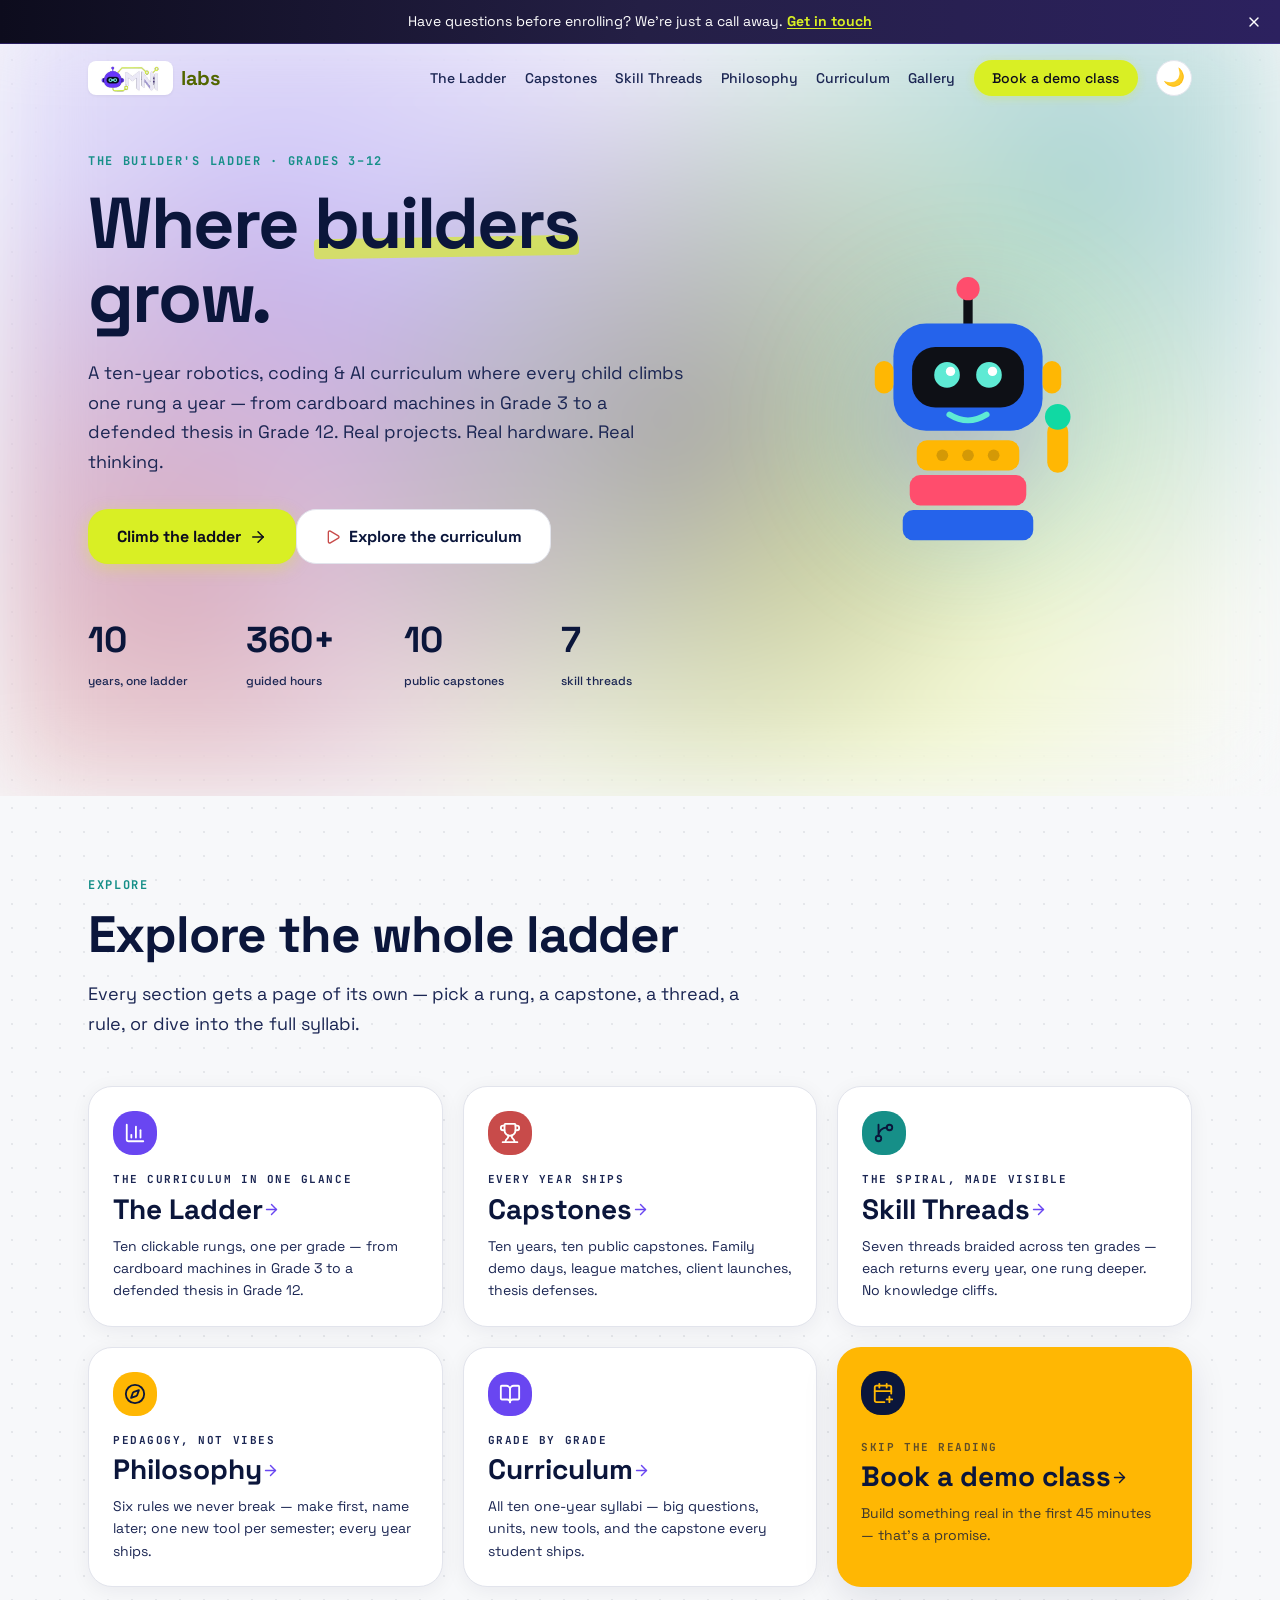
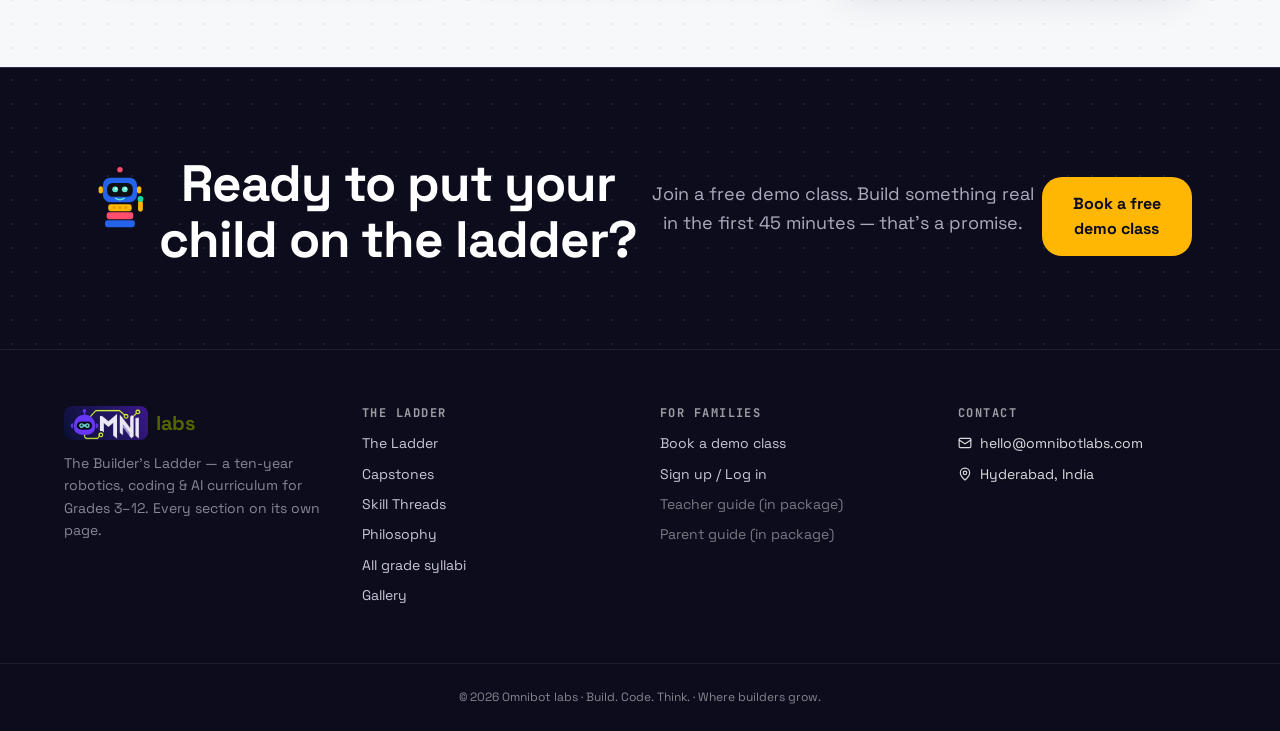
<file: index.html>
<!DOCTYPE html>
<html lang="en">
<head>
  <meta charset="utf-8">
  <meta name="viewport" content="width=device-width, initial-scale=1">
  <title>Omnibot labs — Where builders grow</title>
  <meta name="description" content="The Builder's Ladder: a ten-year, project-based curriculum in robotics, coding, and AI for Grades 3–12. One rung a year, from cardboard machines to a defended thesis.">
  <meta property="og:title" content="Omnibot labs — Where builders grow">
  <meta property="og:description" content="A ten-year, project-based robotics, coding &amp; AI curriculum for Grades 3–12.">
  <meta property="og:type" content="website">
  <meta name="twitter:card" content="summary">
  <meta name="twitter:title" content="Omnibot labs — Where builders grow">
  <meta name="twitter:description" content="A ten-year, project-based robotics, coding &amp; AI curriculum for Grades 3–12.">
    <link rel="icon" type="image/svg+xml" href="data:image/svg+xml,%3Csvg xmlns='http://www.w3.org/2000/svg' viewBox='0 0 160 160'%3E%3Crect x='24' y='24' width='112' height='30' rx='10' fill='%236946F1'/%3E%3Crect x='24' y='65' width='82' height='30' rx='10' fill='%23E56661'/%3E%3Crect x='24' y='106' width='30' height='30' rx='10' fill='%23D9EF24'/%3E%3Ccircle cx='121' cy='121' r='15' fill='%2371DCCC'/%3E%3C/svg%3E">
  <link rel="stylesheet" href="css/style.css">
</head>
<body>

  <!-- Site Header / Navbar -->
  <header class="site-header">
    <nav class="nav-inner">
      <a class="logo" aria-label="Omnibot labs home" href="index.html">
        <img class="logo-img logo-light" src="assets/logo-light.jpeg" alt="Omnibot Labs" height="36">
        <img class="logo-img logo-dark" src="assets/logo-dark.png" alt="Omnibot Labs" height="36">
        <span class="logo-text"><span class="text-lime">labs</span></span>
      </a>
      <div class="nav-links">
        <a href="ladder.html">The Ladder</a>
        <a href="capstones.html">Capstones</a>
        <a href="threads.html">Skill Threads</a>
        <a href="philosophy.html">Philosophy</a>
        <a href="curriculum.html">Curriculum</a>
        <a href="gallery.html">Gallery</a>
        <a class="nav-cta" href="signup.html">Book a demo class</a>
        <button type="button" aria-label="Toggle dark mode" class="theme-toggle">🌙</button>
      </div>
      <button class="menu-btn" aria-expanded="false" aria-label="Open menu">
        <svg width="24" height="24" viewBox="0 0 24 24" fill="none" stroke="currentColor" stroke-width="2" stroke-linecap="round" stroke-linejoin="round">
          <path d="M4 5h16"></path><path d="M4 12h16"></path><path d="M4 19h16"></path>
        </svg>
      </button>
    </nav>
  </header>

  <!-- Mobile Drawer Menu -->
  <div class="mobile-menu">
    <a href="ladder.html">The Ladder</a>
    <a href="capstones.html">Capstones</a>
    <a href="threads.html">Skill Threads</a>
    <a href="philosophy.html">Philosophy</a>
    <a href="curriculum.html">Curriculum</a>
    <a href="gallery.html">Gallery</a>
    <a class="nav-cta" href="signup.html">Book a demo class</a>
    <div style="display:flex;align-items:center;justify-content:space-between;padding-top:1rem;">
      <span class="font-medium text-ink-soft">Dark / Light Mode</span>
      <button type="button" class="theme-toggle">🌙</button>
    </div>
  </div>

  <!-- Main Content -->
  <main>
    <!-- Hero Section -->
    <section class="hero bg-studs hero-gradient-host">
      <div class="container hero-grid">
        <div class="reveal">
          <p class="eyebrow">The Builder's Ladder · Grades 3–12</p>
          <h1 class="mt-4">Where <span class="highlight"><span class="highlight-text">builders</span><span aria-hidden="true" class="highlight-bar"></span></span> grow.</h1>
          <p class="mt-6 text-lg text-ink-soft max-w-2xl">
            A ten-year robotics, coding &amp; AI curriculum where every child climbs one rung a year — from cardboard machines in Grade 3 to a defended thesis in Grade 12. Real projects. Real hardware. Real thinking.
          </p>
          <div class="mt-8 flex flex-wrap items-center gap-4">
            <a class="btn btn-primary" href="ladder.html">
              Climb the ladder
              <svg width="18" height="18" viewBox="0 0 24 24" fill="none" stroke="currentColor" stroke-width="2" stroke-linecap="round" stroke-linejoin="round">
                <path d="M5 12h14"></path><path d="m12 5 7 7-7 7"></path>
              </svg>
            </a>
            <a class="btn btn-secondary" href="curriculum.html">
              <svg width="16" height="16" viewBox="0 0 24 24" fill="none" stroke="currentColor" stroke-width="2" stroke-linecap="round" stroke-linejoin="round" class="text-coral">
                <path d="M5 5a2 2 0 0 1 3.008-1.728l11.997 6.998a2 2 0 0 1 .003 3.458l-12 7A2 2 0 0 1 5 19z"></path>
              </svg>
              Explore the curriculum
            </a>
          </div>
          <dl class="hero-stats">
            <div>
              <dt class="sr-only">years, one ladder</dt>
              <dd class="stat-value">10</dd>
              <dd class="stat-label">years, one ladder</dd>
            </div>
            <div>
              <dt class="sr-only">guided hours</dt>
              <dd class="stat-value">360+</dd>
              <dd class="stat-label">guided hours</dd>
            </div>
            <div>
              <dt class="sr-only">public capstones</dt>
              <dd class="stat-value">10</dd>
              <dd class="stat-label">public capstones</dd>
            </div>
            <div>
              <dt class="sr-only">skill threads</dt>
              <dd class="stat-value">7</dd>
              <dd class="stat-label">skill threads</dd>
            </div>
          </dl>
        </div>

        <div class="hero-mascot reveal">
          <div class="glow"></div>
          <svg viewBox="0 0 240 260" width="280" height="303" class="animate-float" role="img" aria-label="Funzo, the Omnibot labs robot mascot">
            <line x1="120" y1="46" x2="120" y2="22" stroke="#0e1016" stroke-width="8" stroke-linecap="round"></line>
            <circle cx="120" cy="16" r="10" fill="#ff4d6d"></circle>
            <rect x="56" y="46" width="128" height="92" rx="28" fill="#2563eb"></rect>
            <rect x="72" y="66" width="96" height="52" rx="20" fill="#0e1016"></rect>
            <g style="transform-origin: 50% 88px;">
              <circle cx="102" cy="90" r="11" fill="#5eead4"></circle>
              <circle cx="138" cy="90" r="11" fill="#5eead4"></circle>
              <circle cx="105" cy="87" r="4" fill="#ffffff"></circle>
              <circle cx="141" cy="87" r="4" fill="#ffffff"></circle>
            </g>
            <rect x="40" y="78" width="16" height="28" rx="8" fill="#ffb703"></rect>
            <rect x="184" y="78" width="16" height="28" rx="8" fill="#ffb703"></rect>
            <path d="M104 124 q16 10 32 0" stroke="#5eead4" stroke-width="5" fill="none" stroke-linecap="round"></path>
            <rect x="76" y="146" width="88" height="26" rx="9" fill="#ffb703"></rect>
            <rect x="70" y="176" width="100" height="26" rx="9" fill="#ff4d6d"></rect>
            <rect x="64" y="206" width="112" height="26" rx="9" fill="#2563eb"></rect>
            <circle cx="98" cy="159" r="5" fill="#0e1016" opacity="0.18"></circle>
            <circle cx="120" cy="159" r="5" fill="#0e1016" opacity="0.18"></circle>
            <circle cx="142" cy="159" r="5" fill="#0e1016" opacity="0.18"></circle>
            <g style="transform-origin: 196px 160px;">
              <rect x="188" y="130" width="18" height="44" rx="9" fill="#ffb703"></rect>
              <circle cx="197" cy="126" r="11" fill="#10d9a3"></circle>
            </g>
          </svg>
        </div>
      </div>
    </section>

    <!-- Explore Section -->
    <section class="bg-studs py-20" style="padding:5rem 0;">
      <div class="container">
        <div class="reveal">
          <p class="eyebrow">Explore</p>
          <h2 class="mt-3 max-w-2xl">Explore the whole ladder</h2>
          <p class="mt-4 max-w-2xl text-lg text-ink-soft">
            Every section gets a page of its own — pick a rung, a capstone, a thread, a rule, or dive into the full syllabi.
          </p>
        </div>

        <div class="explore-grid reveal-stagger is-visible">
          <!-- Card 1: The Ladder -->
          <a href="ladder.html" class="card spotlight-card">
            <span class="card-icon bg-violet text-white">
              <svg width="22" height="22" viewBox="0 0 24 24" fill="none" stroke="currentColor" stroke-width="2" stroke-linecap="round" stroke-linejoin="round">
                <path d="M3 3v16a2 2 0 0 0 2 2h16"></path><path d="M18 17V9"></path><path d="M13 17V5"></path><path d="M8 17v-3"></path>
              </svg>
            </span>
            <p class="eyebrow text-ink-soft mt-4" style="font-size:11px;">The curriculum in one glance</p>
            <h3 class="mt-1 flex items-center gap-2">
              The Ladder
              <svg width="17" height="17" viewBox="0 0 24 24" fill="none" stroke="currentColor" stroke-width="2" stroke-linecap="round" stroke-linejoin="round" class="text-violet">
                <path d="M5 12h14"></path><path d="m12 5 7 7-7 7"></path>
              </svg>
            </h3>
            <p class="mt-2 text-sm text-ink-soft">
              Ten clickable rungs, one per grade — from cardboard machines in Grade 3 to a defended thesis in Grade 12.
            </p>
          </a>

          <!-- Card 2: Capstones -->
          <a href="capstones.html" class="card spotlight-card">
            <span class="card-icon bg-coral text-white">
              <svg width="22" height="22" viewBox="0 0 24 24" fill="none" stroke="currentColor" stroke-width="2" stroke-linecap="round" stroke-linejoin="round">
                <path d="M10 14.66v1.626a2 2 0 0 1-.976 1.696A5 5 0 0 0 7 21.978"></path>
                <path d="M14 14.66v1.626a2 2 0 0 0 .976 1.696A5 5 0 0 1 17 21.978"></path>
                <path d="M18 9h1.5a1 1 0 0 0 0-5H18"></path><path d="M4 22h16"></path>
                <path d="M6 9a6 6 0 0 0 12 0V3a1 1 0 0 0-1-1H7a1 1 0 0 0-1 1z"></path>
                <path d="M6 9H4.5a1 1 0 0 1 0-5H6"></path>
              </svg>
            </span>
            <p class="eyebrow text-ink-soft mt-4" style="font-size:11px;">Every year ships</p>
            <h3 class="mt-1 flex items-center gap-2">
              Capstones
              <svg width="17" height="17" viewBox="0 0 24 24" fill="none" stroke="currentColor" stroke-width="2" stroke-linecap="round" stroke-linejoin="round" class="text-violet">
                <path d="M5 12h14"></path><path d="m12 5 7 7-7 7"></path>
              </svg>
            </h3>
            <p class="mt-2 text-sm text-ink-soft">
              Ten years, ten public capstones. Family demo days, league matches, client launches, thesis defenses.
            </p>
          </a>

          <!-- Card 3: Skill Threads -->
          <a href="threads.html" class="card spotlight-card">
            <span class="card-icon bg-mint text-ink">
              <svg width="22" height="22" viewBox="0 0 24 24" fill="none" stroke="currentColor" stroke-width="2" stroke-linecap="round" stroke-linejoin="round">
                <path d="M15 6a9 9 0 0 0-9 9V3"></path><circle cx="18" cy="6" r="3"></circle><circle cx="6" cy="18" r="3"></circle>
              </svg>
            </span>
            <p class="eyebrow text-ink-soft mt-4" style="font-size:11px;">The spiral, made visible</p>
            <h3 class="mt-1 flex items-center gap-2">
              Skill Threads
              <svg width="17" height="17" viewBox="0 0 24 24" fill="none" stroke="currentColor" stroke-width="2" stroke-linecap="round" stroke-linejoin="round" class="text-violet">
                <path d="M5 12h14"></path><path d="m12 5 7 7-7 7"></path>
              </svg>
            </h3>
            <p class="mt-2 text-sm text-ink-soft">
              Seven threads braided across ten grades — each returns every year, one rung deeper. No knowledge cliffs.
            </p>
          </a>

          <!-- Card 4: Philosophy -->
          <a href="philosophy.html" class="card spotlight-card">
            <span class="card-icon bg-amber text-ink">
              <svg width="22" height="22" viewBox="0 0 24 24" fill="none" stroke="currentColor" stroke-width="2" stroke-linecap="round" stroke-linejoin="round">
                <circle cx="12" cy="12" r="10"></circle>
                <path d="m16.24 7.76-1.804 5.411a2 2 0 0 1-1.265 1.265L7.76 16.24l1.804-5.411a2 2 0 0 1 1.265-1.265z"></path>
              </svg>
            </span>
            <p class="eyebrow text-ink-soft mt-4" style="font-size:11px;">Pedagogy, not vibes</p>
            <h3 class="mt-1 flex items-center gap-2">
              Philosophy
              <svg width="17" height="17" viewBox="0 0 24 24" fill="none" stroke="currentColor" stroke-width="2" stroke-linecap="round" stroke-linejoin="round" class="text-violet">
                <path d="M5 12h14"></path><path d="m12 5 7 7-7 7"></path>
              </svg>
            </h3>
            <p class="mt-2 text-sm text-ink-soft">
              Six rules we never break — make first, name later; one new tool per semester; every year ships.
            </p>
          </a>

          <!-- Card 5: Curriculum -->
          <a href="curriculum.html" class="card spotlight-card">
            <span class="card-icon bg-violet text-white">
              <svg width="22" height="22" viewBox="0 0 24 24" fill="none" stroke="currentColor" stroke-width="2" stroke-linecap="round" stroke-linejoin="round">
                <path d="M12 7v14"></path>
                <path d="M3 18a1 1 0 0 1-1-1V4a1 1 0 0 1 1-1h5a4 4 0 0 1 4 4 4 4 0 0 1 4-4h5a1 1 0 0 1 1 1v13a1 1 0 0 1-1 1h-6a3 3 0 0 0-3 3 3 3 0 0 0-3-3z"></path>
              </svg>
            </span>
            <p class="eyebrow text-ink-soft mt-4" style="font-size:11px;">Grade by grade</p>
            <h3 class="mt-1 flex items-center gap-2">
              Curriculum
              <svg width="17" height="17" viewBox="0 0 24 24" fill="none" stroke="currentColor" stroke-width="2" stroke-linecap="round" stroke-linejoin="round" class="text-violet">
                <path d="M5 12h14"></path><path d="m12 5 7 7-7 7"></path>
              </svg>
            </h3>
            <p class="mt-2 text-sm text-ink-soft">
              All ten one-year syllabi — big questions, units, new tools, and the capstone every student ships.
            </p>
          </a>

          <!-- Card 6: Book a Demo Class -->
          <a href="signup.html" class="card-amber">
            <div>
              <span class="card-icon bg-ink text-amber">
                <svg width="22" height="22" viewBox="0 0 24 24" fill="none" stroke="currentColor" stroke-width="2" stroke-linecap="round" stroke-linejoin="round">
                  <path d="M16 19h6"></path><path d="M16 2v4"></path><path d="M19 16v6"></path>
                  <path d="M21 12.598V6a2 2 0 0 0-2-2H5a2 2 0 0 0-2 2v14a2 2 0 0 0 2 2h8.5"></path>
                  <path d="M3 10h18"></path><path d="M8 2v4"></path>
                </svg>
              </span>
              <div class="mt-6">
                <p class="eyebrow text-ink" style="font-size:11px;opacity:0.65;">Skip the reading</p>
                <h3 class="mt-1 flex items-center gap-2 text-ink">
                  Book a demo class
                  <svg width="17" height="17" viewBox="0 0 24 24" fill="none" stroke="currentColor" stroke-width="2" stroke-linecap="round" stroke-linejoin="round">
                    <path d="M5 12h14"></path><path d="m12 5 7 7-7 7"></path>
                  </svg>
                </h3>
                <p class="mt-2 text-sm text-ink" style="opacity:0.8;">
                  Build something real in the first 45 minutes — that's a promise.
                </p>
              </div>
            </div>
          </a>
        </div>
      </div>
    </section>
  </main>

  <!-- Site Footer -->
  <footer class="site-footer">
    <div class="footer-cta bg-studs-dark">
      <div class="container flex flex-col items-center">
        <svg viewBox="0 0 240 260" width="120" height="130" role="img" aria-label="Funzo, the Omnibot labs robot mascot">
          <line x1="120" y1="46" x2="120" y2="22" stroke="#0e1016" stroke-width="8" stroke-linecap="round"></line>
          <circle cx="120" cy="16" r="10" fill="#ff4d6d"></circle>
          <rect x="56" y="46" width="128" height="92" rx="28" fill="#2563eb"></rect>
          <rect x="72" y="66" width="96" height="52" rx="20" fill="#0e1016"></rect>
          <g style="transform-origin: 50% 88px;">
            <circle cx="102" cy="90" r="11" fill="#5eead4"></circle>
            <circle cx="138" cy="90" r="11" fill="#5eead4"></circle>
            <circle cx="105" cy="87" r="4" fill="#ffffff"></circle>
            <circle cx="141" cy="87" r="4" fill="#ffffff"></circle>
          </g>
          <rect x="40" y="78" width="16" height="28" rx="8" fill="#ffb703"></rect>
          <rect x="184" y="78" width="16" height="28" rx="8" fill="#ffb703"></rect>
          <path d="M104 124 q16 10 32 0" stroke="#5eead4" stroke-width="5" fill="none" stroke-linecap="round"></path>
          <rect x="76" y="146" width="88" height="26" rx="9" fill="#ffb703"></rect>
          <rect x="70" y="176" width="100" height="26" rx="9" fill="#ff4d6d"></rect>
          <rect x="64" y="206" width="112" height="26" rx="9" fill="#2563eb"></rect>
          <circle cx="98" cy="159" r="5" fill="#0e1016" opacity="0.18"></circle>
          <circle cx="120" cy="159" r="5" fill="#0e1016" opacity="0.18"></circle>
          <circle cx="142" cy="159" r="5" fill="#0e1016" opacity="0.18"></circle>
          <g style="transform-origin: 196px 160px;">
            <rect x="188" y="130" width="18" height="44" rx="9" fill="#ffb703"></rect>
            <circle cx="197" cy="126" r="11" fill="#10d9a3"></circle>
          </g>
        </svg>
        <h2 class="mt-6 max-w-2xl text-white">Ready to put your child on the ladder?</h2>
        <p class="max-w-xl text-lg">Join a free demo class. Build something real in the first 45 minutes — that's a promise.</p>
        <a class="btn btn-amber mt-8" href="signup.html">Book a free demo class</a>
      </div>
    </div>

    <div class="container footer-grid">
      <div>
        <div class="logo">
          <img class="logo-img" src="assets/logo-dark.png" alt="Omnibot Labs" height="34">
          <span class="logo-text text-white"><span class="text-lime">labs</span></span>
        </div>
        <p class="mt-3 text-sm text-paper" style="opacity:0.65;max-width:20rem;">
          The Builder's Ladder — a ten-year robotics, coding &amp; AI curriculum for Grades 3–12. Every section on its own page.
        </p>
      </div>

      <nav aria-label="Curriculum navigation">
        <h3>The Ladder</h3>
        <ul>
          <li><a href="ladder.html">The Ladder</a></li>
          <li><a href="capstones.html">Capstones</a></li>
          <li><a href="threads.html">Skill Threads</a></li>
          <li><a href="philosophy.html">Philosophy</a></li>
          <li><a href="curriculum.html">All grade syllabi</a></li>
          <li><a href="gallery.html">Gallery</a></li>
        </ul>
      </nav>

      <nav aria-label="For families">
        <h3>For families</h3>
        <ul>
          <li><a href="signup.html">Book a demo class</a></li>
          <li><a href="signup.html">Sign up / Log in</a></li>
          <li><span class="muted">Teacher guide (in package)</span></li>
          <li><span class="muted">Parent guide (in package)</span></li>
        </ul>
      </nav>

      <div>
        <h3>Contact</h3>
        <ul class="footer-contact">
          <li>
            <svg width="14" height="14" viewBox="0 0 24 24" fill="none" stroke="currentColor" stroke-width="2" stroke-linecap="round" stroke-linejoin="round">
              <path d="m22 7-8.991 5.727a2 2 0 0 1-2.009 0L2 7"></path>
              <rect x="2" y="4" width="20" height="16" rx="2"></rect>
            </svg>
            hello@omnibotlabs.com
          </li>
          <li>
            <svg width="14" height="14" viewBox="0 0 24 24" fill="none" stroke="currentColor" stroke-width="2" stroke-linecap="round" stroke-linejoin="round">
              <path d="M20 10c0 4.993-5.539 10.193-7.399 11.799a1 1 0 0 1-1.202 0C9.539 20.193 4 14.993 4 10a8 8 0 0 1 16 0"></path>
              <circle cx="12" cy="10" r="3"></circle>
            </svg>
            Hyderabad, India
          </li>
        </ul>
      </div>
    </div>

    <div class="footer-bottom">
      © 2026 Omnibot labs · Build. Code. Think. · Where builders grow.
    </div>
  </footer>

  <script src="js/main.js"></script>
</body>
</html>
</file>
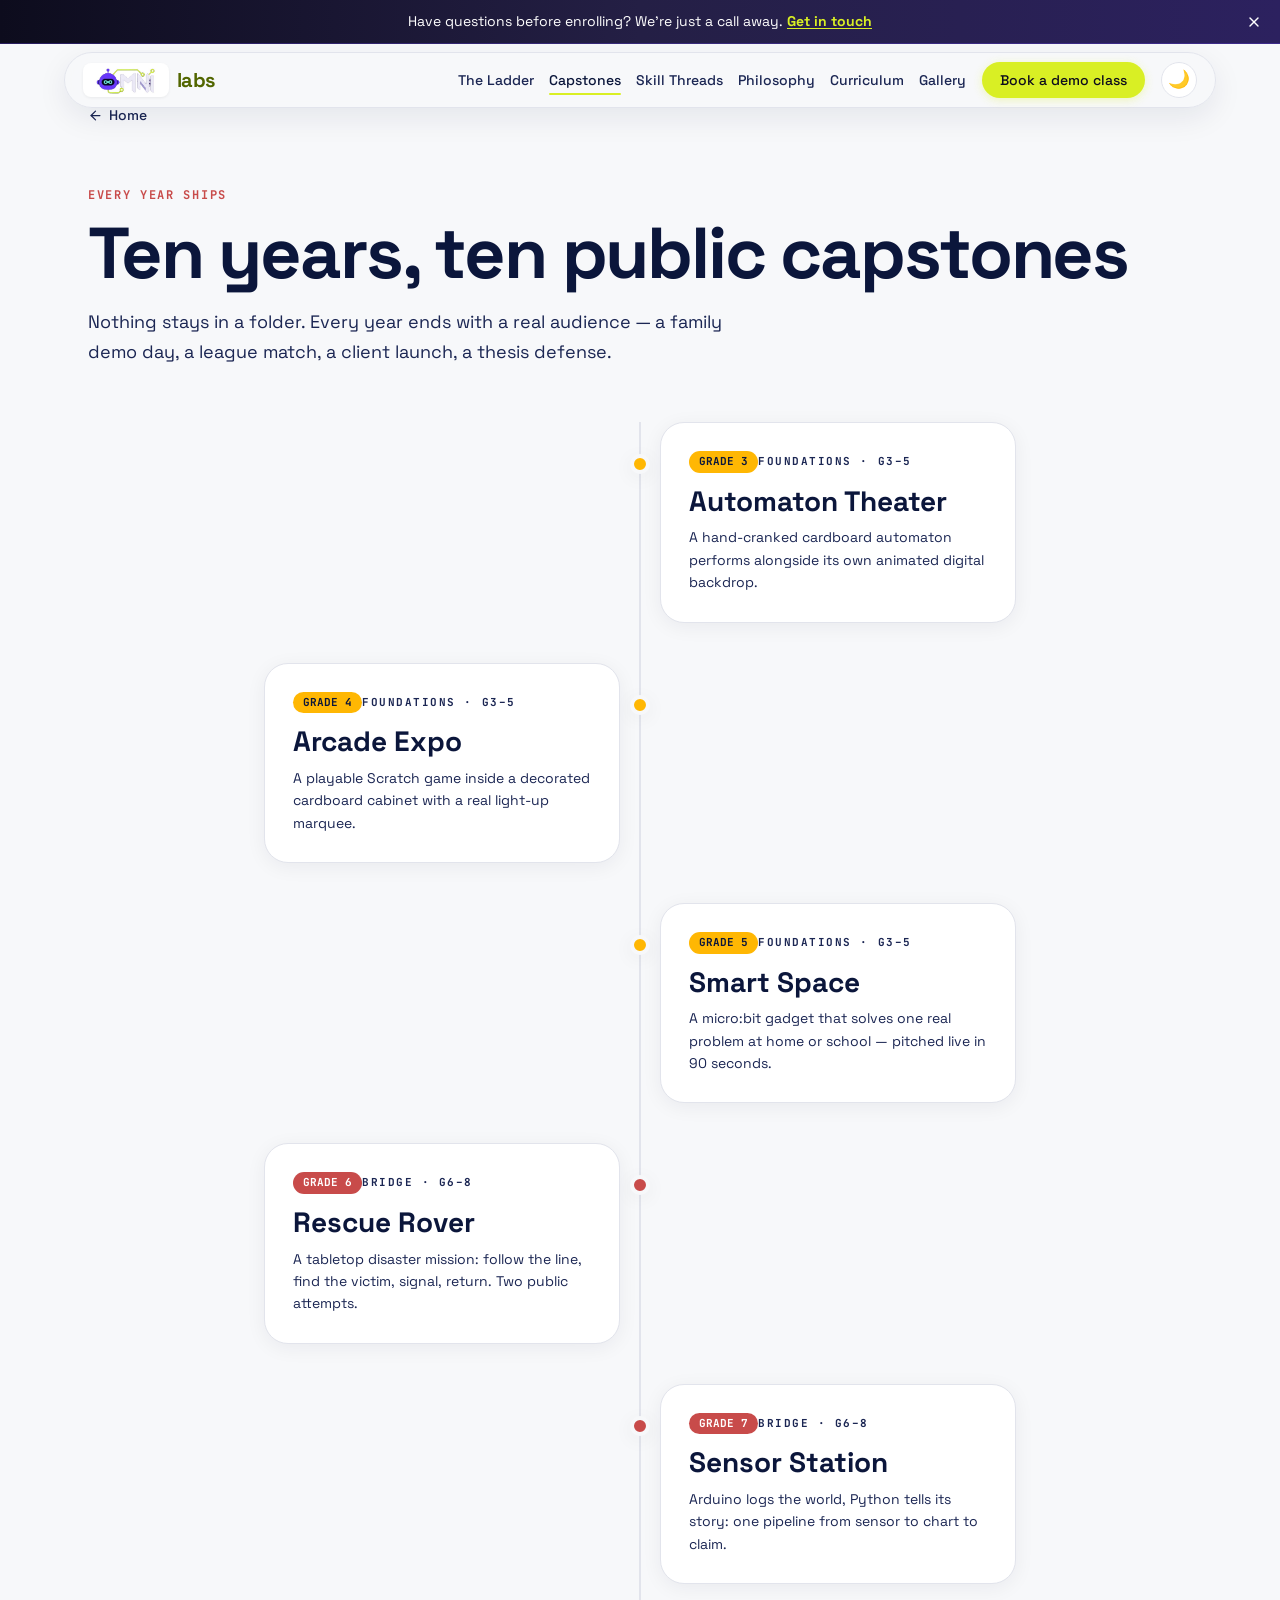
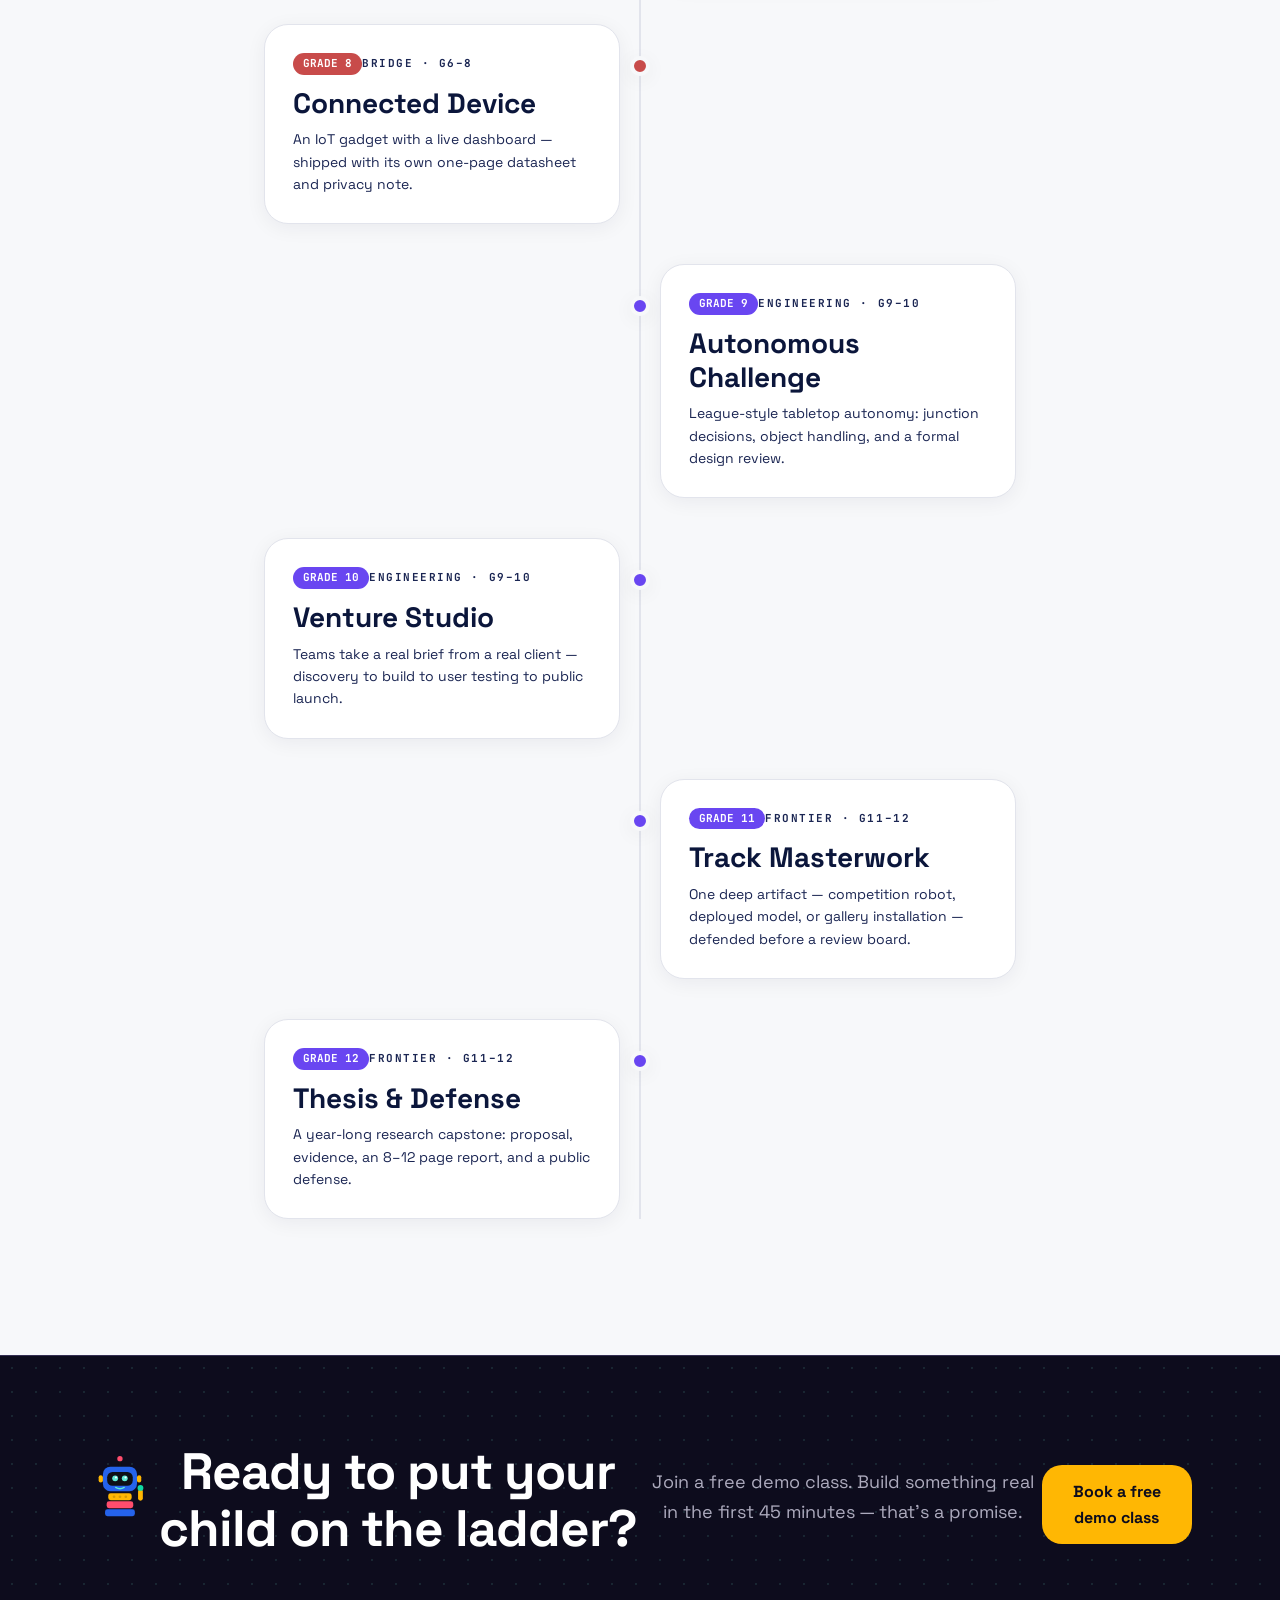
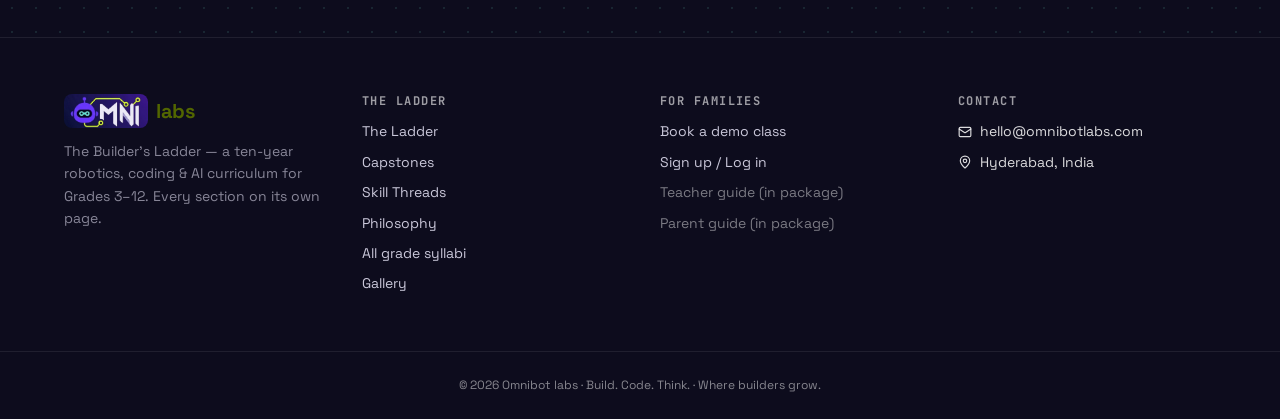
<file: capstones.html>
<!DOCTYPE html>
<html lang="en">
<head>
  <meta charset="utf-8">
  <meta name="viewport" content="width=device-width, initial-scale=1">
  <title>Capstones · Omnibot labs</title>
  <meta name="description" content="Ten years, ten public capstones: family demo days, league matches, client launches, and a defended Grade 12 thesis.">
  <meta property="og:title" content="Omnibot labs — Where builders grow">
  <meta property="og:description" content="A ten-year, project-based robotics, coding &amp; AI curriculum for Grades 3–12.">
  <meta property="og:type" content="website">
  <meta name="twitter:card" content="summary">
  <meta name="twitter:title" content="Omnibot labs — Where builders grow">
  <meta name="twitter:description" content="A ten-year, project-based robotics, coding &amp; AI curriculum for Grades 3–12.">
    <link rel="icon" type="image/svg+xml" href="data:image/svg+xml,%3Csvg xmlns='http://www.w3.org/2000/svg' viewBox='0 0 160 160'%3E%3Crect x='24' y='24' width='112' height='30' rx='10' fill='%236946F1'/%3E%3Crect x='24' y='65' width='82' height='30' rx='10' fill='%23E56661'/%3E%3Crect x='24' y='106' width='30' height='30' rx='10' fill='%23D9EF24'/%3E%3Ccircle cx='121' cy='121' r='15' fill='%2371DCCC'/%3E%3C/svg%3E">
  <link rel="stylesheet" href="css/style.css">
</head>
<body>

  <!-- Site Header / Navbar -->
  <header class="site-header">
    <nav class="nav-inner">
      <a class="logo" aria-label="Omnibot labs home" href="index.html">
        <img class="logo-img logo-light" src="assets/logo-light.jpeg" alt="Omnibot Labs" height="36">
        <img class="logo-img logo-dark" src="assets/logo-dark.png" alt="Omnibot Labs" height="36">
        <span class="logo-text"><span class="text-lime">labs</span></span>
      </a>
      <div class="nav-links">
        <a href="ladder.html">The Ladder</a>
        <a href="capstones.html" class="active">Capstones</a>
        <a href="threads.html">Skill Threads</a>
        <a href="philosophy.html">Philosophy</a>
        <a href="curriculum.html">Curriculum</a>
        <a href="gallery.html">Gallery</a>
        <a class="nav-cta" href="signup.html">Book a demo class</a>
        <button type="button" aria-label="Toggle dark mode" class="theme-toggle">🌙</button>
      </div>
      <button class="menu-btn" aria-expanded="false" aria-label="Open menu">
        <svg width="24" height="24" viewBox="0 0 24 24" fill="none" stroke="currentColor" stroke-width="2" stroke-linecap="round" stroke-linejoin="round">
          <path d="M4 5h16"></path><path d="M4 12h16"></path><path d="M4 19h16"></path>
        </svg>
      </button>
    </nav>
  </header>

  <!-- Mobile Drawer Menu -->
  <div class="mobile-menu">
    <a href="ladder.html">The Ladder</a>
    <a href="capstones.html">Capstones</a>
    <a href="threads.html">Skill Threads</a>
    <a href="philosophy.html">Philosophy</a>
    <a href="curriculum.html">Curriculum</a>
    <a href="gallery.html">Gallery</a>
    <a class="nav-cta" href="signup.html">Book a demo class</a>
    <div style="display:flex;align-items:center;justify-content:space-between;padding-top:1rem;">
      <span class="font-medium text-ink-soft">Dark / Light Mode</span>
      <button type="button" class="theme-toggle">🌙</button>
    </div>
  </div>

  <!-- Main Content -->
  <main>
    <div class="container page-top">
      <a class="back-link" href="index.html">
        <svg width="15" height="15" viewBox="0 0 24 24" fill="none" stroke="currentColor" stroke-width="2" stroke-linecap="round" stroke-linejoin="round">
          <path d="m12 19-7-7 7-7"></path><path d="M19 12H5"></path>
        </svg>
        Home
      </a>
    </div>

    <section id="capstones" class="py-20" style="padding:3.5rem 0 6rem;">
      <div class="container">
        <div class="reveal">
          <p class="eyebrow text-coral">Every year ships</p>
          <h1 class="mt-3">Ten years, ten public capstones</h1>
          <p class="mt-4 max-w-2xl text-lg text-ink-soft">
            Nothing stays in a folder. Every year ends with a real audience — a family demo day, a league match, a client launch, a thesis defense.
          </p>
        </div>

        <!-- Alternating Timeline -->
        <div class="timeline">
          <div aria-hidden="true" class="timeline-line"></div>

          <!-- Grade 3 -->
          <div class="tl-item reveal">
            <span aria-hidden="true" class="tl-dot bg-amber"></span>
            <div class="tl-card">
              <div class="flex flex-wrap items-center gap-2.5">
                <span class="badge-sm bg-amber text-ink font-mono font-bold">GRADE 3</span>
                <span class="eyebrow text-ink-soft" style="font-size:11px;">Foundations · G3–5</span>
              </div>
              <h3 class="mt-3 text-xl">Automaton Theater</h3>
              <p class="mt-2 text-sm text-ink-soft leading-relaxed">
                A hand-cranked cardboard automaton performs alongside its own animated digital backdrop.
              </p>
            </div>
          </div>

          <!-- Grade 4 -->
          <div class="tl-item reveal">
            <span aria-hidden="true" class="tl-dot bg-amber"></span>
            <div class="tl-card">
              <div class="flex flex-wrap items-center gap-2.5">
                <span class="badge-sm bg-amber text-ink font-mono font-bold">GRADE 4</span>
                <span class="eyebrow text-ink-soft" style="font-size:11px;">Foundations · G3–5</span>
              </div>
              <h3 class="mt-3 text-xl">Arcade Expo</h3>
              <p class="mt-2 text-sm text-ink-soft leading-relaxed">
                A playable Scratch game inside a decorated cardboard cabinet with a real light-up marquee.
              </p>
            </div>
          </div>

          <!-- Grade 5 -->
          <div class="tl-item reveal">
            <span aria-hidden="true" class="tl-dot bg-amber"></span>
            <div class="tl-card">
              <div class="flex flex-wrap items-center gap-2.5">
                <span class="badge-sm bg-amber text-ink font-mono font-bold">GRADE 5</span>
                <span class="eyebrow text-ink-soft" style="font-size:11px;">Foundations · G3–5</span>
              </div>
              <h3 class="mt-3 text-xl">Smart Space</h3>
              <p class="mt-2 text-sm text-ink-soft leading-relaxed">
                A micro:bit gadget that solves one real problem at home or school — pitched live in 90 seconds.
              </p>
            </div>
          </div>

          <!-- Grade 6 -->
          <div class="tl-item reveal">
            <span aria-hidden="true" class="tl-dot bg-coral"></span>
            <div class="tl-card">
              <div class="flex flex-wrap items-center gap-2.5">
                <span class="badge-sm bg-coral text-white font-mono font-bold">GRADE 6</span>
                <span class="eyebrow text-ink-soft" style="font-size:11px;">Bridge · G6–8</span>
              </div>
              <h3 class="mt-3 text-xl">Rescue Rover</h3>
              <p class="mt-2 text-sm text-ink-soft leading-relaxed">
                A tabletop disaster mission: follow the line, find the victim, signal, return. Two public attempts.
              </p>
            </div>
          </div>

          <!-- Grade 7 -->
          <div class="tl-item reveal">
            <span aria-hidden="true" class="tl-dot bg-coral"></span>
            <div class="tl-card">
              <div class="flex flex-wrap items-center gap-2.5">
                <span class="badge-sm bg-coral text-white font-mono font-bold">GRADE 7</span>
                <span class="eyebrow text-ink-soft" style="font-size:11px;">Bridge · G6–8</span>
              </div>
              <h3 class="mt-3 text-xl">Sensor Station</h3>
              <p class="mt-2 text-sm text-ink-soft leading-relaxed">
                Arduino logs the world, Python tells its story: one pipeline from sensor to chart to claim.
              </p>
            </div>
          </div>

          <!-- Grade 8 -->
          <div class="tl-item reveal">
            <span aria-hidden="true" class="tl-dot bg-coral"></span>
            <div class="tl-card">
              <div class="flex flex-wrap items-center gap-2.5">
                <span class="badge-sm bg-coral text-white font-mono font-bold">GRADE 8</span>
                <span class="eyebrow text-ink-soft" style="font-size:11px;">Bridge · G6–8</span>
              </div>
              <h3 class="mt-3 text-xl">Connected Device</h3>
              <p class="mt-2 text-sm text-ink-soft leading-relaxed">
                An IoT gadget with a live dashboard — shipped with its own one-page datasheet and privacy note.
              </p>
            </div>
          </div>

          <!-- Grade 9 -->
          <div class="tl-item reveal">
            <span aria-hidden="true" class="tl-dot bg-blue"></span>
            <div class="tl-card">
              <div class="flex flex-wrap items-center gap-2.5">
                <span class="badge-sm bg-blue text-white font-mono font-bold">GRADE 9</span>
                <span class="eyebrow text-ink-soft" style="font-size:11px;">Engineering · G9–10</span>
              </div>
              <h3 class="mt-3 text-xl">Autonomous Challenge</h3>
              <p class="mt-2 text-sm text-ink-soft leading-relaxed">
                League-style tabletop autonomy: junction decisions, object handling, and a formal design review.
              </p>
            </div>
          </div>

          <!-- Grade 10 -->
          <div class="tl-item reveal">
            <span aria-hidden="true" class="tl-dot bg-blue"></span>
            <div class="tl-card">
              <div class="flex flex-wrap items-center gap-2.5">
                <span class="badge-sm bg-blue text-white font-mono font-bold">GRADE 10</span>
                <span class="eyebrow text-ink-soft" style="font-size:11px;">Engineering · G9–10</span>
              </div>
              <h3 class="mt-3 text-xl">Venture Studio</h3>
              <p class="mt-2 text-sm text-ink-soft leading-relaxed">
                Teams take a real brief from a real client — discovery to build to user testing to public launch.
              </p>
            </div>
          </div>

          <!-- Grade 11 -->
          <div class="tl-item reveal">
            <span aria-hidden="true" class="tl-dot bg-violet"></span>
            <div class="tl-card">
              <div class="flex flex-wrap items-center gap-2.5">
                <span class="badge-sm bg-violet text-white font-mono font-bold">GRADE 11</span>
                <span class="eyebrow text-ink-soft" style="font-size:11px;">Frontier · G11–12</span>
              </div>
              <h3 class="mt-3 text-xl">Track Masterwork</h3>
              <p class="mt-2 text-sm text-ink-soft leading-relaxed">
                One deep artifact — competition robot, deployed model, or gallery installation — defended before a review board.
              </p>
            </div>
          </div>

          <!-- Grade 12 -->
          <div class="tl-item reveal">
            <span aria-hidden="true" class="tl-dot bg-violet"></span>
            <div class="tl-card">
              <div class="flex flex-wrap items-center gap-2.5">
                <span class="badge-sm bg-violet text-white font-mono font-bold">GRADE 12</span>
                <span class="eyebrow text-ink-soft" style="font-size:11px;">Frontier · G11–12</span>
              </div>
              <h3 class="mt-3 text-xl">Thesis &amp; Defense</h3>
              <p class="mt-2 text-sm text-ink-soft leading-relaxed">
                A year-long research capstone: proposal, evidence, an 8–12 page report, and a public defense.
              </p>
            </div>
          </div>
        </div>
      </div>
    </section>
  </main>

  <!-- Site Footer -->
  <footer class="site-footer">
    <div class="footer-cta bg-studs-dark">
      <div class="container flex flex-col items-center">
        <svg viewBox="0 0 240 260" width="120" height="130" role="img" aria-label="Funzo, the Omnibot labs robot mascot">
          <line x1="120" y1="46" x2="120" y2="22" stroke="#0e1016" stroke-width="8" stroke-linecap="round"></line>
          <circle cx="120" cy="16" r="10" fill="#ff4d6d"></circle>
          <rect x="56" y="46" width="128" height="92" rx="28" fill="#2563eb"></rect>
          <rect x="72" y="66" width="96" height="52" rx="20" fill="#0e1016"></rect>
          <g style="transform-origin: 50% 88px;">
            <circle cx="102" cy="90" r="11" fill="#5eead4"></circle>
            <circle cx="138" cy="90" r="11" fill="#5eead4"></circle>
            <circle cx="105" cy="87" r="4" fill="#ffffff"></circle>
            <circle cx="141" cy="87" r="4" fill="#ffffff"></circle>
          </g>
          <rect x="40" y="78" width="16" height="28" rx="8" fill="#ffb703"></rect>
          <rect x="184" y="78" width="16" height="28" rx="8" fill="#ffb703"></rect>
          <path d="M104 124 q16 10 32 0" stroke="#5eead4" stroke-width="5" fill="none" stroke-linecap="round"></path>
          <rect x="76" y="146" width="88" height="26" rx="9" fill="#ffb703"></rect>
          <rect x="70" y="176" width="100" height="26" rx="9" fill="#ff4d6d"></rect>
          <rect x="64" y="206" width="112" height="26" rx="9" fill="#2563eb"></rect>
          <circle cx="98" cy="159" r="5" fill="#0e1016" opacity="0.18"></circle>
          <circle cx="120" cy="159" r="5" fill="#0e1016" opacity="0.18"></circle>
          <circle cx="142" cy="159" r="5" fill="#0e1016" opacity="0.18"></circle>
          <g style="transform-origin: 196px 160px;">
            <rect x="188" y="130" width="18" height="44" rx="9" fill="#ffb703"></rect>
            <circle cx="197" cy="126" r="11" fill="#10d9a3"></circle>
          </g>
        </svg>
        <h2 class="mt-6 max-w-2xl text-white">Ready to put your child on the ladder?</h2>
        <p class="max-w-xl text-lg">Join a free demo class. Build something real in the first 45 minutes — that's a promise.</p>
        <a class="btn btn-amber mt-8" href="signup.html">Book a free demo class</a>
      </div>
    </div>

    <div class="container footer-grid">
      <div>
        <div class="logo">
          <img class="logo-img logo-footer" src="assets/logo-dark.png" alt="Omnibot Labs" height="34">
          <span class="logo-text text-white"><span class="text-lime">labs</span></span>
        </div>
        <p class="mt-3 text-sm text-paper" style="opacity:0.65;max-width:20rem;">
          The Builder's Ladder — a ten-year robotics, coding &amp; AI curriculum for Grades 3–12. Every section on its own page.
        </p>
      </div>

      <nav aria-label="Curriculum navigation">
        <h3>The Ladder</h3>
        <ul>
          <li><a href="ladder.html">The Ladder</a></li>
          <li><a href="capstones.html">Capstones</a></li>
          <li><a href="threads.html">Skill Threads</a></li>
          <li><a href="philosophy.html">Philosophy</a></li>
          <li><a href="curriculum.html">All grade syllabi</a></li>
          <li><a href="gallery.html">Gallery</a></li>
        </ul>
      </nav>

      <nav aria-label="For families">
        <h3>For families</h3>
        <ul>
          <li><a href="signup.html">Book a demo class</a></li>
          <li><a href="signup.html">Sign up / Log in</a></li>
          <li><span class="muted">Teacher guide (in package)</span></li>
          <li><span class="muted">Parent guide (in package)</span></li>
        </ul>
      </nav>

      <div>
        <h3>Contact</h3>
        <ul class="footer-contact">
          <li>
            <svg width="14" height="14" viewBox="0 0 24 24" fill="none" stroke="currentColor" stroke-width="2" stroke-linecap="round" stroke-linejoin="round">
              <path d="m22 7-8.991 5.727a2 2 0 0 1-2.009 0L2 7"></path>
              <rect x="2" y="4" width="20" height="16" rx="2"></rect>
            </svg>
            hello@omnibotlabs.com
          </li>
          <li>
            <svg width="14" height="14" viewBox="0 0 24 24" fill="none" stroke="currentColor" stroke-width="2" stroke-linecap="round" stroke-linejoin="round">
              <path d="M20 10c0 4.993-5.539 10.193-7.399 11.799a1 1 0 0 1-1.202 0C9.539 20.193 4 14.993 4 10a8 8 0 0 1 16 0"></path>
              <circle cx="12" cy="10" r="3"></circle>
            </svg>
            Hyderabad, India
          </li>
        </ul>
      </div>
    </div>

    <div class="footer-bottom">
      © 2026 Omnibot labs · Build. Code. Think. · Where builders grow.
    </div>
  </footer>

  <script src="js/main.js"></script>
</body>
</html>
</file>
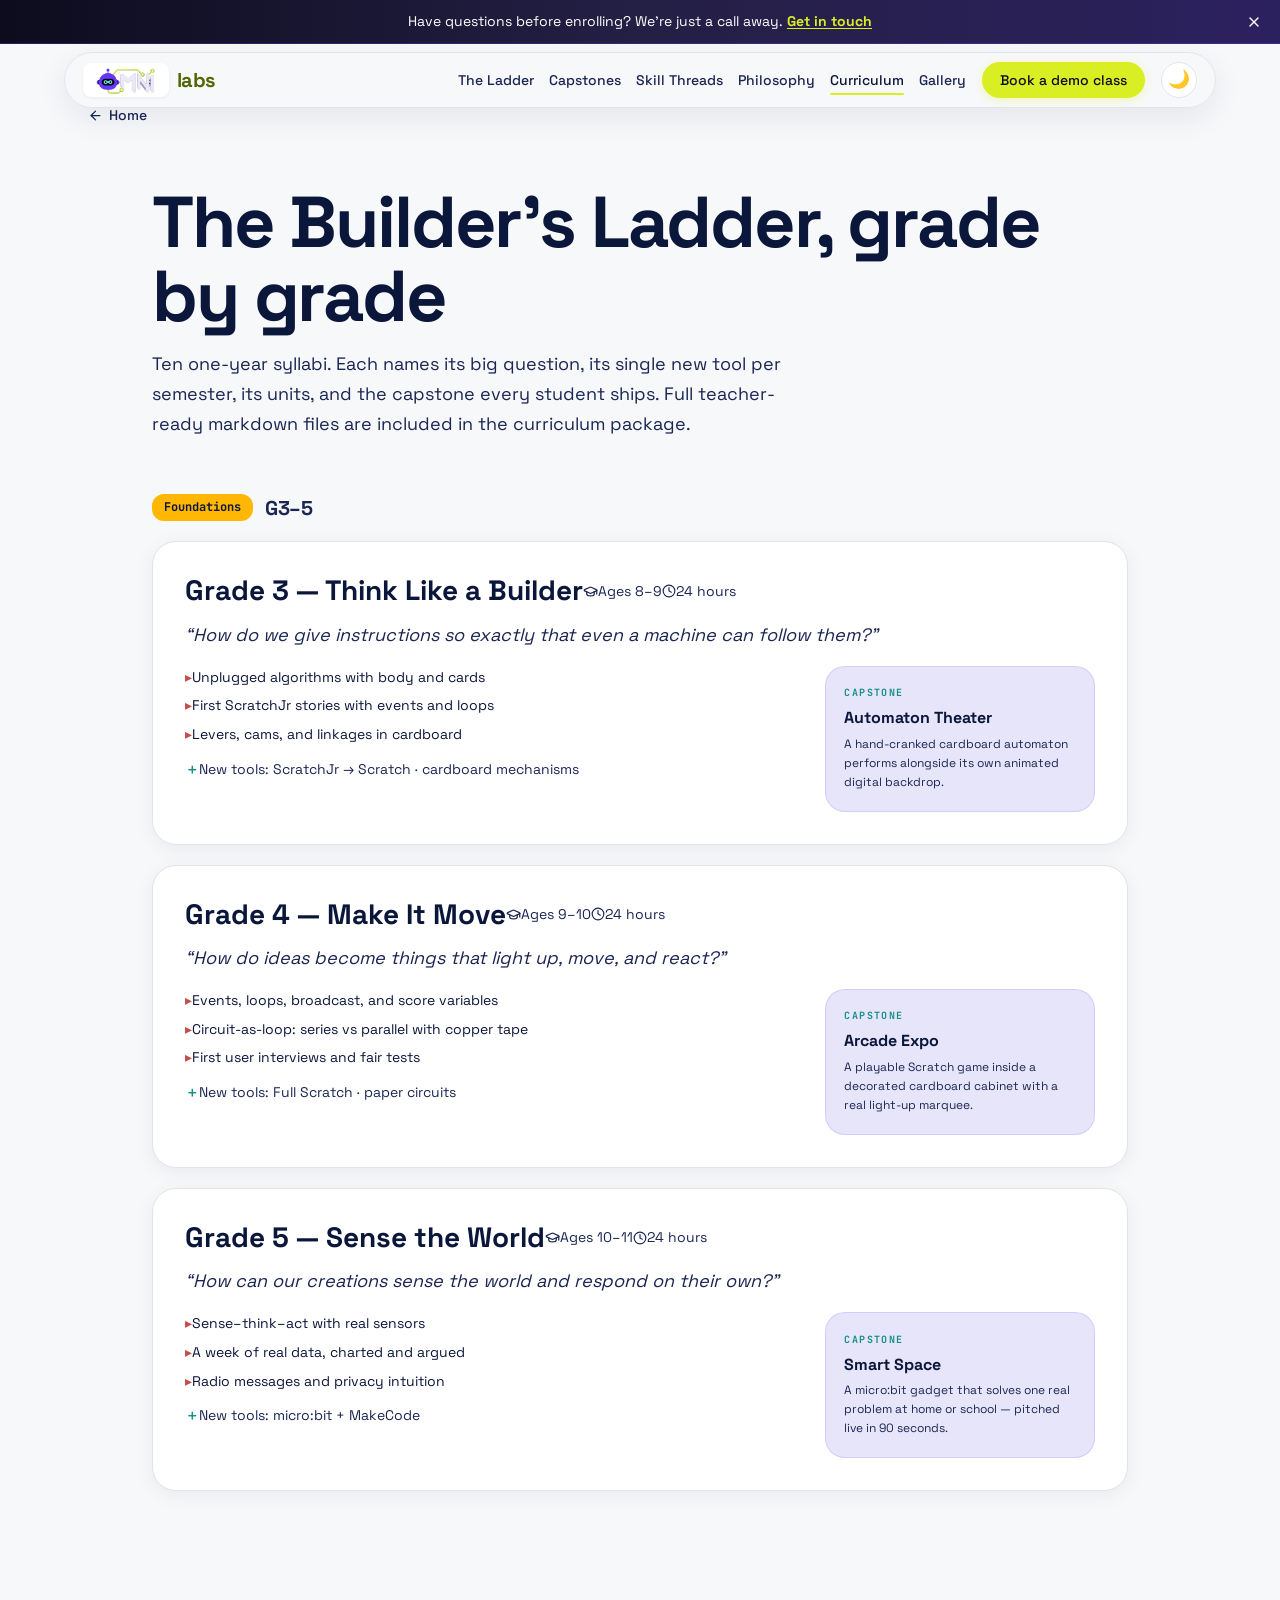
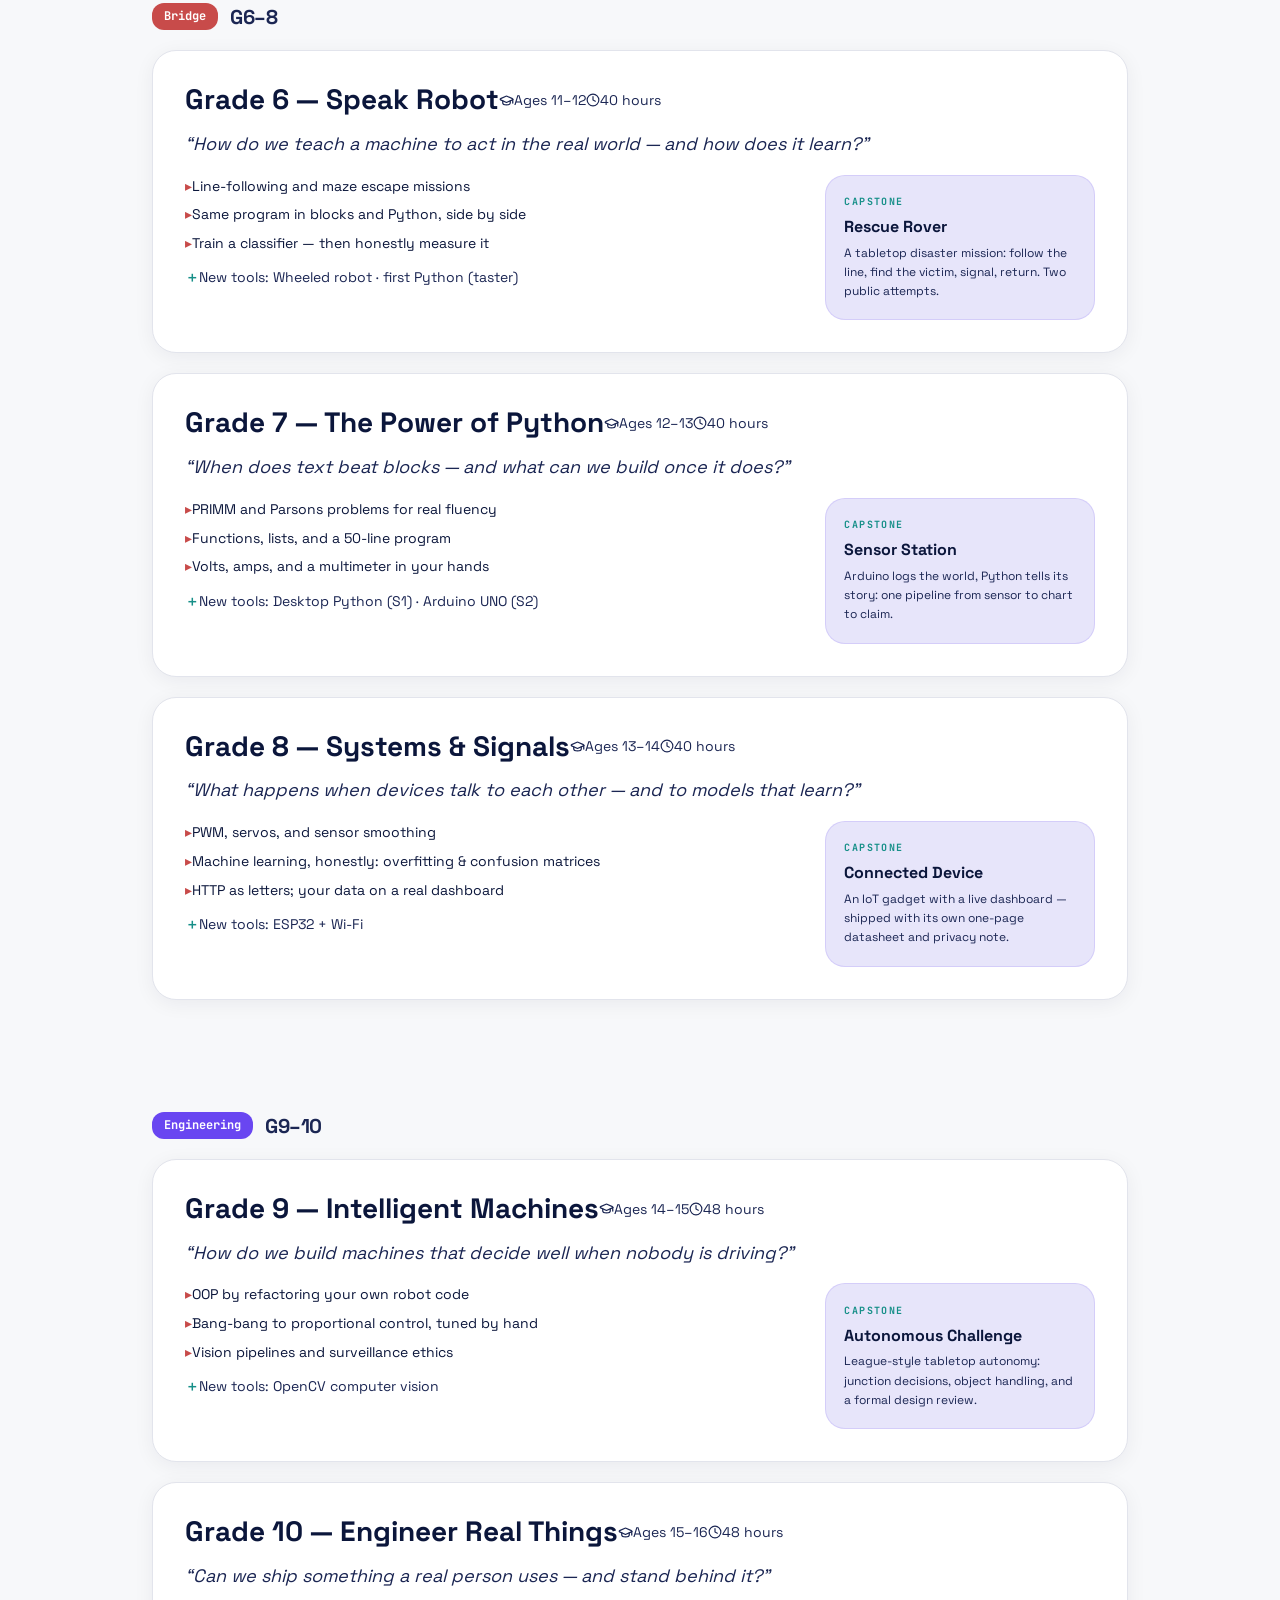
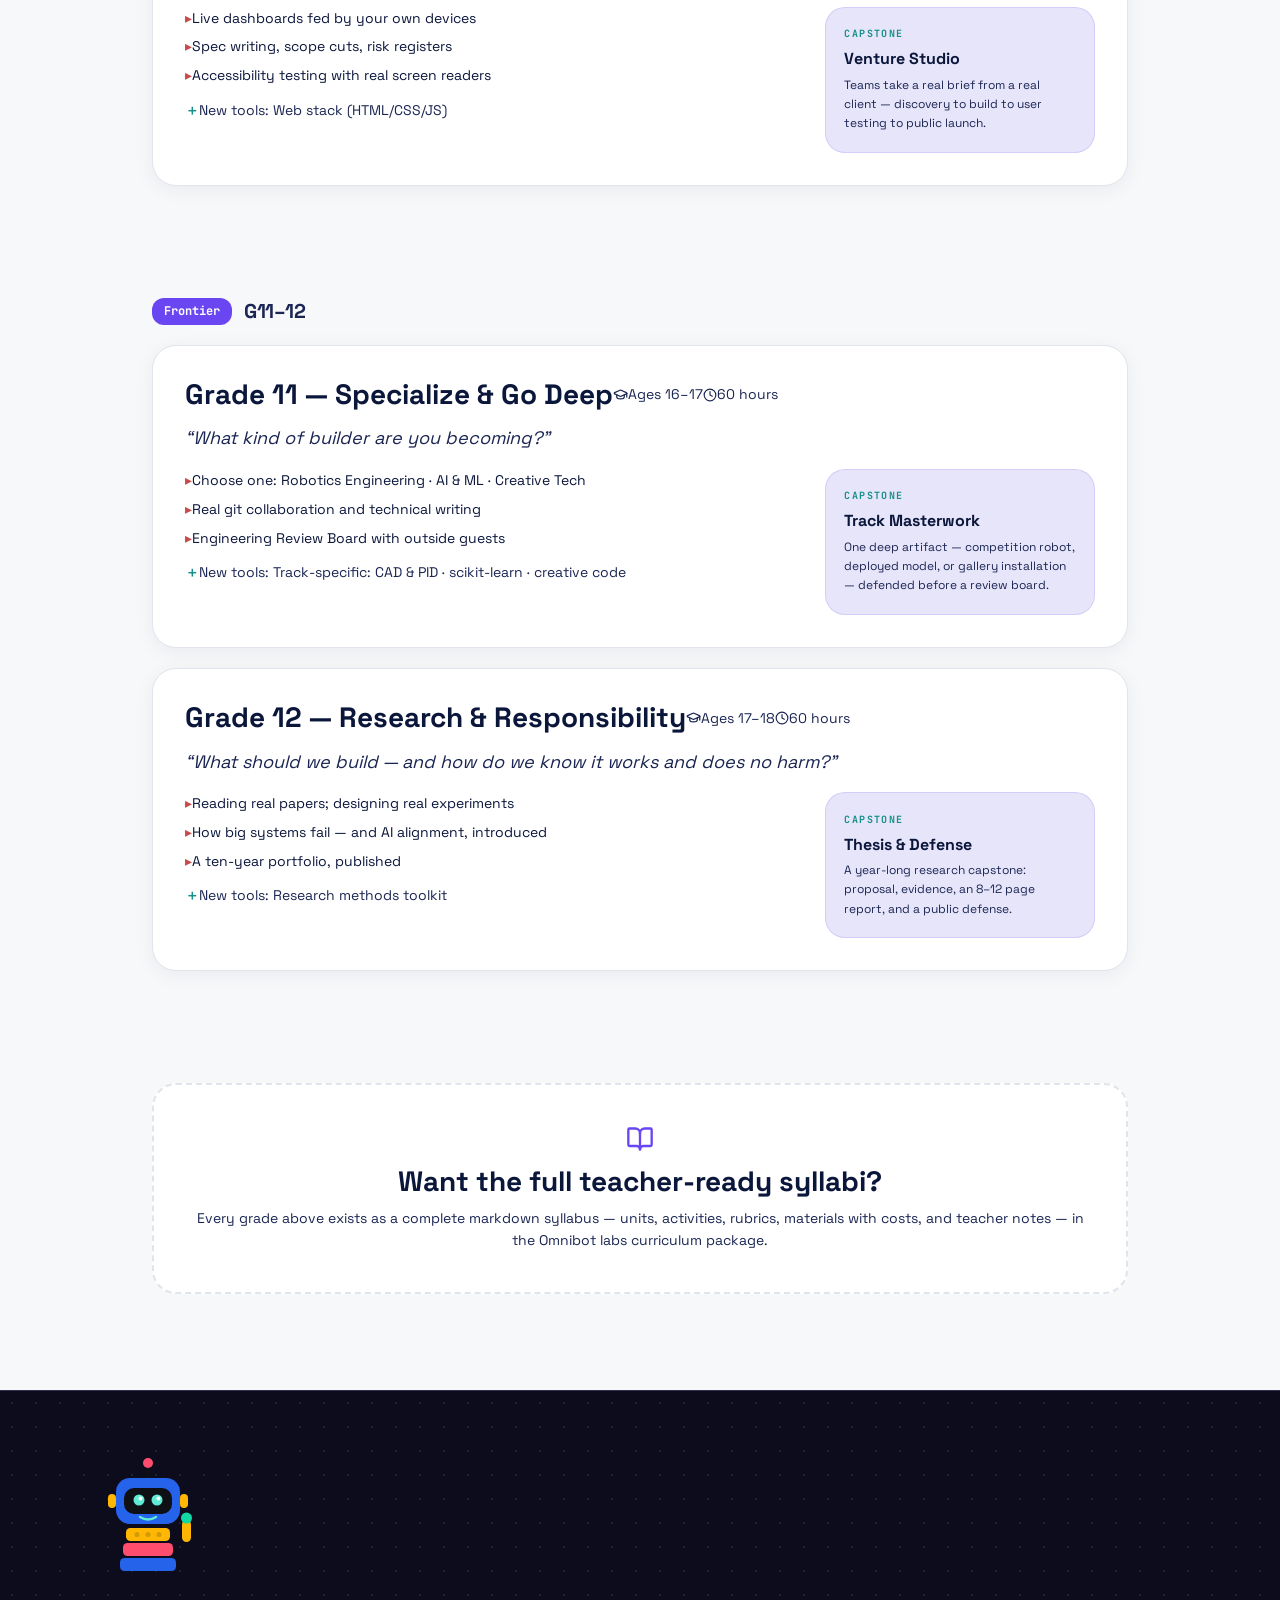
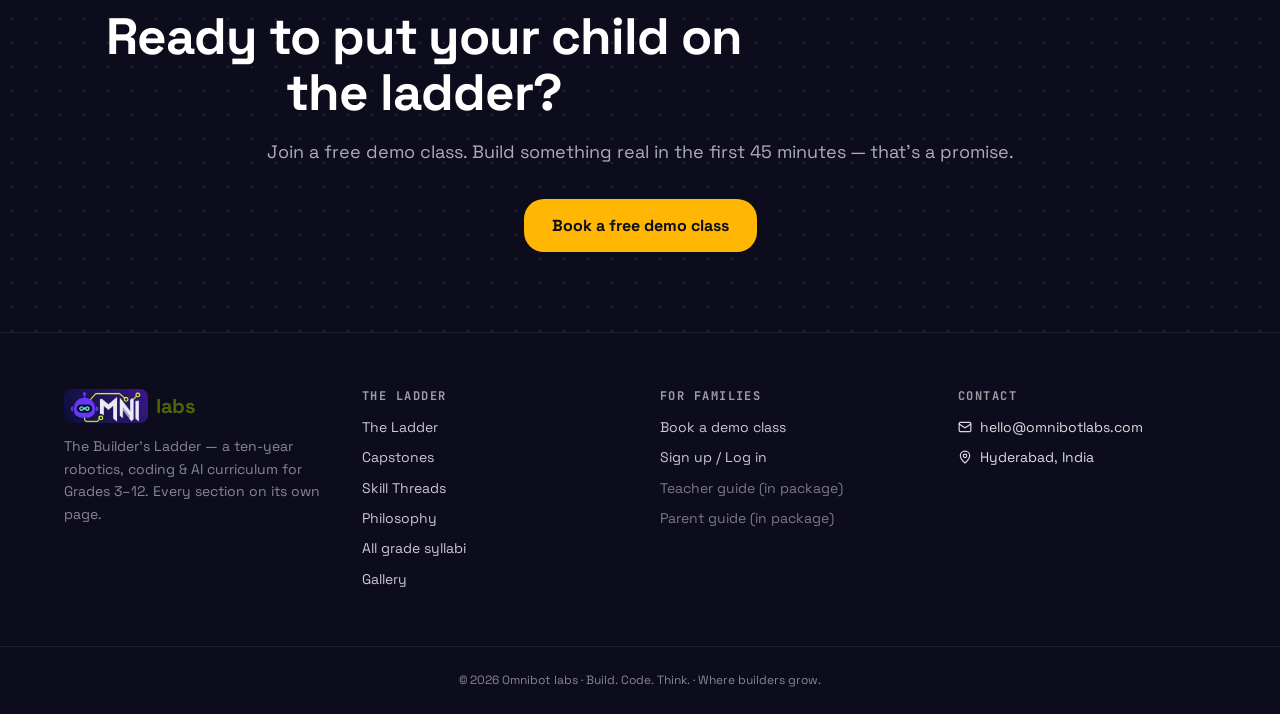
<file: curriculum.html>
<!DOCTYPE html>
<html lang="en">
<head>
  <meta charset="utf-8">
  <meta name="viewport" content="width=device-width, initial-scale=1">
  <title>Curriculum · Omnibot labs</title>
  <meta name="description" content="The full Builder's Ladder: ten grade-by-grade syllabi for robotics, coding, and AI — Grades 3 through 12.">
  <meta property="og:title" content="Omnibot labs — Where builders grow">
  <meta property="og:description" content="A ten-year, project-based robotics, coding &amp; AI curriculum for Grades 3–12.">
  <meta property="og:type" content="website">
  <meta name="twitter:card" content="summary">
  <meta name="twitter:title" content="Omnibot labs — Where builders grow">
  <meta name="twitter:description" content="A ten-year, project-based robotics, coding &amp; AI curriculum for Grades 3–12.">
    <link rel="icon" type="image/svg+xml" href="data:image/svg+xml,%3Csvg xmlns='http://www.w3.org/2000/svg' viewBox='0 0 160 160'%3E%3Crect x='24' y='24' width='112' height='30' rx='10' fill='%236946F1'/%3E%3Crect x='24' y='65' width='82' height='30' rx='10' fill='%23E56661'/%3E%3Crect x='24' y='106' width='30' height='30' rx='10' fill='%23D9EF24'/%3E%3Ccircle cx='121' cy='121' r='15' fill='%2371DCCC'/%3E%3C/svg%3E">
  <link rel="stylesheet" href="css/style.css">
</head>
<body>

  <!-- Site Header / Navbar -->
  <header class="site-header">
    <nav class="nav-inner">
      <a class="logo" aria-label="Omnibot labs home" href="index.html">
        <img class="logo-img logo-light" src="assets/logo-light.jpeg" alt="Omnibot Labs" height="36">
        <img class="logo-img logo-dark" src="assets/logo-dark.png" alt="Omnibot Labs" height="36">
        <span class="logo-text"><span class="text-lime">labs</span></span>
      </a>
      <div class="nav-links">
        <a href="ladder.html">The Ladder</a>
        <a href="capstones.html">Capstones</a>
        <a href="threads.html">Skill Threads</a>
        <a href="philosophy.html">Philosophy</a>
        <a href="curriculum.html" class="active">Curriculum</a>
        <a href="gallery.html">Gallery</a>
        <a class="nav-cta" href="signup.html">Book a demo class</a>
        <button type="button" aria-label="Toggle dark mode" class="theme-toggle">🌙</button>
      </div>
      <button class="menu-btn" aria-expanded="false" aria-label="Open menu">
        <svg width="24" height="24" viewBox="0 0 24 24" fill="none" stroke="currentColor" stroke-width="2" stroke-linecap="round" stroke-linejoin="round">
          <path d="M4 5h16"></path><path d="M4 12h16"></path><path d="M4 19h16"></path>
        </svg>
      </button>
    </nav>
  </header>

  <!-- Mobile Drawer Menu -->
  <div class="mobile-menu">
    <a href="ladder.html">The Ladder</a>
    <a href="capstones.html">Capstones</a>
    <a href="threads.html">Skill Threads</a>
    <a href="philosophy.html">Philosophy</a>
    <a href="curriculum.html">Curriculum</a>
    <a href="gallery.html">Gallery</a>
    <a class="nav-cta" href="signup.html">Book a demo class</a>
    <div style="display:flex;align-items:center;justify-content:space-between;padding-top:1rem;">
      <span class="font-medium text-ink-soft">Dark / Light Mode</span>
      <button type="button" class="theme-toggle">🌙</button>
    </div>
  </div>

  <!-- Main Content -->
  <main>
    <div class="container page-top">
      <a class="back-link" href="index.html">
        <svg width="15" height="15" viewBox="0 0 24 24" fill="none" stroke="currentColor" stroke-width="2" stroke-linecap="round" stroke-linejoin="round">
          <path d="m12 19-7-7 7-7"></path><path d="M19 12H5"></path>
        </svg>
        Home
      </a>
    </div>

    <section class="py-20" style="padding:3.5rem 0 6rem;">
      <div class="container" style="max-width:64rem;">
        <div class="reveal">
          <h1>The Builder's Ladder, grade by grade</h1>
          <p class="mt-4 max-w-2xl text-lg text-ink-soft">
            Ten one-year syllabi. Each names its big question, its single new tool per semester, its units, and the capstone every student ships. Full teacher-ready markdown files are included in the curriculum package.
          </p>
        </div>

        <div class="mt-12 space-y-14" style="margin-top:3.5rem;display:flex;flex-direction:column;gap:3.5rem;">

          <!-- BAND 1: Foundations (G3–5) -->
          <section aria-labelledby="band-foundations" class="cur-band reveal">
            <div class="cur-band-hdr">
              <span class="badge-sm bg-amber text-ink font-mono font-bold" style="font-size:0.75rem;padding:0.25rem 0.75rem;">Foundations</span>
              <h2 id="band-foundations" class="text-xl font-bold text-ink-soft" style="font-size:1.25rem;">G3–5</h2>
            </div>
            <div class="cur-articles">

              <!-- Grade 3 -->
              <article class="cur-article spotlight-card">
                <div class="flex flex-wrap items-center gap-x-4 gap-y-2">
                  <h3 class="text-2xl font-bold">Grade 3 — Think Like a Builder</h3>
                  <span class="inline-flex items-center gap-1 text-sm text-ink-soft">
                    <svg width="15" height="15" viewBox="0 0 24 24" fill="none" stroke="currentColor" stroke-width="2" stroke-linecap="round" stroke-linejoin="round"><path d="M21.42 10.922a1 1 0 0 0-.019-1.838L12.83 5.18a2 2 0 0 0-1.66 0L2.6 9.08a1 1 0 0 0 0 1.832l8.57 3.908a2 2 0 0 0 1.66 0z"></path><path d="M22 10v6"></path><path d="M6 12.5V16a6 3 0 0 0 12 0v-3.5"></path></svg>
                    Ages 8–9
                  </span>
                  <span class="inline-flex items-center gap-1 text-sm text-ink-soft">
                    <svg width="14" height="14" viewBox="0 0 24 24" fill="none" stroke="currentColor" stroke-width="2" stroke-linecap="round" stroke-linejoin="round"><circle cx="12" cy="12" r="10"></circle><path d="M12 6v6l4 2"></path></svg>
                    24 hours
                  </span>
                </div>
                <p class="mt-3 text-lg text-ink-soft italic">“How do we give instructions so exactly that even a machine can follow them?”</p>
                <div class="cur-grid">
                  <ul class="space-y-1.5 text-sm" style="display:flex;flex-direction:column;gap:0.4rem;">
                    <li class="flex items-center gap-2"><span class="text-coral">▸</span> Unplugged algorithms with body and cards</li>
                    <li class="flex items-center gap-2"><span class="text-coral">▸</span> First ScratchJr stories with events and loops</li>
                    <li class="flex items-center gap-2"><span class="text-coral">▸</span> Levers, cams, and linkages in cardboard</li>
                    <li class="flex items-center gap-2 pt-1 text-ink-soft" style="padding-top:0.35rem;"><span class="text-mint font-bold">＋</span> <span>New tools: ScratchJr → Scratch · cardboard mechanisms</span></li>
                  </ul>
                  <div class="capstone-box">
                    <p class="eyebrow" style="font-size:10px;">CAPSTONE</p>
                    <p class="font-bold mt-1">Automaton Theater</p>
                    <p class="mt-1 text-xs text-ink-soft leading-relaxed">A hand-cranked cardboard automaton performs alongside its own animated digital backdrop.</p>
                  </div>
                </div>
              </article>

              <!-- Grade 4 -->
              <article class="cur-article spotlight-card">
                <div class="flex flex-wrap items-center gap-x-4 gap-y-2">
                  <h3 class="text-2xl font-bold">Grade 4 — Make It Move</h3>
                  <span class="inline-flex items-center gap-1 text-sm text-ink-soft">
                    <svg width="15" height="15" viewBox="0 0 24 24" fill="none" stroke="currentColor" stroke-width="2" stroke-linecap="round" stroke-linejoin="round"><path d="M21.42 10.922a1 1 0 0 0-.019-1.838L12.83 5.18a2 2 0 0 0-1.66 0L2.6 9.08a1 1 0 0 0 0 1.832l8.57 3.908a2 2 0 0 0 1.66 0z"></path><path d="M22 10v6"></path><path d="M6 12.5V16a6 3 0 0 0 12 0v-3.5"></path></svg>
                    Ages 9–10
                  </span>
                  <span class="inline-flex items-center gap-1 text-sm text-ink-soft">
                    <svg width="14" height="14" viewBox="0 0 24 24" fill="none" stroke="currentColor" stroke-width="2" stroke-linecap="round" stroke-linejoin="round"><circle cx="12" cy="12" r="10"></circle><path d="M12 6v6l4 2"></path></svg>
                    24 hours
                  </span>
                </div>
                <p class="mt-3 text-lg text-ink-soft italic">“How do ideas become things that light up, move, and react?”</p>
                <div class="cur-grid">
                  <ul class="space-y-1.5 text-sm" style="display:flex;flex-direction:column;gap:0.4rem;">
                    <li class="flex items-center gap-2"><span class="text-coral">▸</span> Events, loops, broadcast, and score variables</li>
                    <li class="flex items-center gap-2"><span class="text-coral">▸</span> Circuit-as-loop: series vs parallel with copper tape</li>
                    <li class="flex items-center gap-2"><span class="text-coral">▸</span> First user interviews and fair tests</li>
                    <li class="flex items-center gap-2 pt-1 text-ink-soft" style="padding-top:0.35rem;"><span class="text-mint font-bold">＋</span> <span>New tools: Full Scratch · paper circuits</span></li>
                  </ul>
                  <div class="capstone-box">
                    <p class="eyebrow" style="font-size:10px;">CAPSTONE</p>
                    <p class="font-bold mt-1">Arcade Expo</p>
                    <p class="mt-1 text-xs text-ink-soft leading-relaxed">A playable Scratch game inside a decorated cardboard cabinet with a real light-up marquee.</p>
                  </div>
                </div>
              </article>

              <!-- Grade 5 -->
              <article class="cur-article spotlight-card">
                <div class="flex flex-wrap items-center gap-x-4 gap-y-2">
                  <h3 class="text-2xl font-bold">Grade 5 — Sense the World</h3>
                  <span class="inline-flex items-center gap-1 text-sm text-ink-soft">
                    <svg width="15" height="15" viewBox="0 0 24 24" fill="none" stroke="currentColor" stroke-width="2" stroke-linecap="round" stroke-linejoin="round"><path d="M21.42 10.922a1 1 0 0 0-.019-1.838L12.83 5.18a2 2 0 0 0-1.66 0L2.6 9.08a1 1 0 0 0 0 1.832l8.57 3.908a2 2 0 0 0 1.66 0z"></path><path d="M22 10v6"></path><path d="M6 12.5V16a6 3 0 0 0 12 0v-3.5"></path></svg>
                    Ages 10–11
                  </span>
                  <span class="inline-flex items-center gap-1 text-sm text-ink-soft">
                    <svg width="14" height="14" viewBox="0 0 24 24" fill="none" stroke="currentColor" stroke-width="2" stroke-linecap="round" stroke-linejoin="round"><circle cx="12" cy="12" r="10"></circle><path d="M12 6v6l4 2"></path></svg>
                    24 hours
                  </span>
                </div>
                <p class="mt-3 text-lg text-ink-soft italic">“How can our creations sense the world and respond on their own?”</p>
                <div class="cur-grid">
                  <ul class="space-y-1.5 text-sm" style="display:flex;flex-direction:column;gap:0.4rem;">
                    <li class="flex items-center gap-2"><span class="text-coral">▸</span> Sense–think–act with real sensors</li>
                    <li class="flex items-center gap-2"><span class="text-coral">▸</span> A week of real data, charted and argued</li>
                    <li class="flex items-center gap-2"><span class="text-coral">▸</span> Radio messages and privacy intuition</li>
                    <li class="flex items-center gap-2 pt-1 text-ink-soft" style="padding-top:0.35rem;"><span class="text-mint font-bold">＋</span> <span>New tools: micro:bit + MakeCode</span></li>
                  </ul>
                  <div class="capstone-box">
                    <p class="eyebrow" style="font-size:10px;">CAPSTONE</p>
                    <p class="font-bold mt-1">Smart Space</p>
                    <p class="mt-1 text-xs text-ink-soft leading-relaxed">A micro:bit gadget that solves one real problem at home or school — pitched live in 90 seconds.</p>
                  </div>
                </div>
              </article>

            </div>
          </section>

          <!-- BAND 2: Bridge (G6–8) -->
          <section aria-labelledby="band-bridge" class="cur-band reveal">
            <div class="cur-band-hdr">
              <span class="badge-sm bg-coral text-white font-mono font-bold" style="font-size:0.75rem;padding:0.25rem 0.75rem;">Bridge</span>
              <h2 id="band-bridge" class="text-xl font-bold text-ink-soft" style="font-size:1.25rem;">G6–8</h2>
            </div>
            <div class="cur-articles">

              <!-- Grade 6 -->
              <article class="cur-article spotlight-card">
                <div class="flex flex-wrap items-center gap-x-4 gap-y-2">
                  <h3 class="text-2xl font-bold">Grade 6 — Speak Robot</h3>
                  <span class="inline-flex items-center gap-1 text-sm text-ink-soft">
                    <svg width="15" height="15" viewBox="0 0 24 24" fill="none" stroke="currentColor" stroke-width="2" stroke-linecap="round" stroke-linejoin="round"><path d="M21.42 10.922a1 1 0 0 0-.019-1.838L12.83 5.18a2 2 0 0 0-1.66 0L2.6 9.08a1 1 0 0 0 0 1.832l8.57 3.908a2 2 0 0 0 1.66 0z"></path><path d="M22 10v6"></path><path d="M6 12.5V16a6 3 0 0 0 12 0v-3.5"></path></svg>
                    Ages 11–12
                  </span>
                  <span class="inline-flex items-center gap-1 text-sm text-ink-soft">
                    <svg width="14" height="14" viewBox="0 0 24 24" fill="none" stroke="currentColor" stroke-width="2" stroke-linecap="round" stroke-linejoin="round"><circle cx="12" cy="12" r="10"></circle><path d="M12 6v6l4 2"></path></svg>
                    40 hours
                  </span>
                </div>
                <p class="mt-3 text-lg text-ink-soft italic">“How do we teach a machine to act in the real world — and how does it learn?”</p>
                <div class="cur-grid">
                  <ul class="space-y-1.5 text-sm" style="display:flex;flex-direction:column;gap:0.4rem;">
                    <li class="flex items-center gap-2"><span class="text-coral">▸</span> Line-following and maze escape missions</li>
                    <li class="flex items-center gap-2"><span class="text-coral">▸</span> Same program in blocks and Python, side by side</li>
                    <li class="flex items-center gap-2"><span class="text-coral">▸</span> Train a classifier — then honestly measure it</li>
                    <li class="flex items-center gap-2 pt-1 text-ink-soft" style="padding-top:0.35rem;"><span class="text-mint font-bold">＋</span> <span>New tools: Wheeled robot · first Python (taster)</span></li>
                  </ul>
                  <div class="capstone-box">
                    <p class="eyebrow" style="font-size:10px;">CAPSTONE</p>
                    <p class="font-bold mt-1">Rescue Rover</p>
                    <p class="mt-1 text-xs text-ink-soft leading-relaxed">A tabletop disaster mission: follow the line, find the victim, signal, return. Two public attempts.</p>
                  </div>
                </div>
              </article>

              <!-- Grade 7 -->
              <article class="cur-article spotlight-card">
                <div class="flex flex-wrap items-center gap-x-4 gap-y-2">
                  <h3 class="text-2xl font-bold">Grade 7 — The Power of Python</h3>
                  <span class="inline-flex items-center gap-1 text-sm text-ink-soft">
                    <svg width="15" height="15" viewBox="0 0 24 24" fill="none" stroke="currentColor" stroke-width="2" stroke-linecap="round" stroke-linejoin="round"><path d="M21.42 10.922a1 1 0 0 0-.019-1.838L12.83 5.18a2 2 0 0 0-1.66 0L2.6 9.08a1 1 0 0 0 0 1.832l8.57 3.908a2 2 0 0 0 1.66 0z"></path><path d="M22 10v6"></path><path d="M6 12.5V16a6 3 0 0 0 12 0v-3.5"></path></svg>
                    Ages 12–13
                  </span>
                  <span class="inline-flex items-center gap-1 text-sm text-ink-soft">
                    <svg width="14" height="14" viewBox="0 0 24 24" fill="none" stroke="currentColor" stroke-width="2" stroke-linecap="round" stroke-linejoin="round"><circle cx="12" cy="12" r="10"></circle><path d="M12 6v6l4 2"></path></svg>
                    40 hours
                  </span>
                </div>
                <p class="mt-3 text-lg text-ink-soft italic">“When does text beat blocks — and what can we build once it does?”</p>
                <div class="cur-grid">
                  <ul class="space-y-1.5 text-sm" style="display:flex;flex-direction:column;gap:0.4rem;">
                    <li class="flex items-center gap-2"><span class="text-coral">▸</span> PRIMM and Parsons problems for real fluency</li>
                    <li class="flex items-center gap-2"><span class="text-coral">▸</span> Functions, lists, and a 50-line program</li>
                    <li class="flex items-center gap-2"><span class="text-coral">▸</span> Volts, amps, and a multimeter in your hands</li>
                    <li class="flex items-center gap-2 pt-1 text-ink-soft" style="padding-top:0.35rem;"><span class="text-mint font-bold">＋</span> <span>New tools: Desktop Python (S1) · Arduino UNO (S2)</span></li>
                  </ul>
                  <div class="capstone-box">
                    <p class="eyebrow" style="font-size:10px;">CAPSTONE</p>
                    <p class="font-bold mt-1">Sensor Station</p>
                    <p class="mt-1 text-xs text-ink-soft leading-relaxed">Arduino logs the world, Python tells its story: one pipeline from sensor to chart to claim.</p>
                  </div>
                </div>
              </article>

              <!-- Grade 8 -->
              <article class="cur-article spotlight-card">
                <div class="flex flex-wrap items-center gap-x-4 gap-y-2">
                  <h3 class="text-2xl font-bold">Grade 8 — Systems &amp; Signals</h3>
                  <span class="inline-flex items-center gap-1 text-sm text-ink-soft">
                    <svg width="15" height="15" viewBox="0 0 24 24" fill="none" stroke="currentColor" stroke-width="2" stroke-linecap="round" stroke-linejoin="round"><path d="M21.42 10.922a1 1 0 0 0-.019-1.838L12.83 5.18a2 2 0 0 0-1.66 0L2.6 9.08a1 1 0 0 0 0 1.832l8.57 3.908a2 2 0 0 0 1.66 0z"></path><path d="M22 10v6"></path><path d="M6 12.5V16a6 3 0 0 0 12 0v-3.5"></path></svg>
                    Ages 13–14
                  </span>
                  <span class="inline-flex items-center gap-1 text-sm text-ink-soft">
                    <svg width="14" height="14" viewBox="0 0 24 24" fill="none" stroke="currentColor" stroke-width="2" stroke-linecap="round" stroke-linejoin="round"><circle cx="12" cy="12" r="10"></circle><path d="M12 6v6l4 2"></path></svg>
                    40 hours
                  </span>
                </div>
                <p class="mt-3 text-lg text-ink-soft italic">“What happens when devices talk to each other — and to models that learn?”</p>
                <div class="cur-grid">
                  <ul class="space-y-1.5 text-sm" style="display:flex;flex-direction:column;gap:0.4rem;">
                    <li class="flex items-center gap-2"><span class="text-coral">▸</span> PWM, servos, and sensor smoothing</li>
                    <li class="flex items-center gap-2"><span class="text-coral">▸</span> Machine learning, honestly: overfitting &amp; confusion matrices</li>
                    <li class="flex items-center gap-2"><span class="text-coral">▸</span> HTTP as letters; your data on a real dashboard</li>
                    <li class="flex items-center gap-2 pt-1 text-ink-soft" style="padding-top:0.35rem;"><span class="text-mint font-bold">＋</span> <span>New tools: ESP32 + Wi-Fi</span></li>
                  </ul>
                  <div class="capstone-box">
                    <p class="eyebrow" style="font-size:10px;">CAPSTONE</p>
                    <p class="font-bold mt-1">Connected Device</p>
                    <p class="mt-1 text-xs text-ink-soft leading-relaxed">An IoT gadget with a live dashboard — shipped with its own one-page datasheet and privacy note.</p>
                  </div>
                </div>
              </article>

            </div>
          </section>

          <!-- BAND 3: Engineering (G9–10) -->
          <section aria-labelledby="band-engineering" class="cur-band reveal">
            <div class="cur-band-hdr">
              <span class="badge-sm bg-blue text-white font-mono font-bold" style="font-size:0.75rem;padding:0.25rem 0.75rem;">Engineering</span>
              <h2 id="band-engineering" class="text-xl font-bold text-ink-soft" style="font-size:1.25rem;">G9–10</h2>
            </div>
            <div class="cur-articles">

              <!-- Grade 9 -->
              <article class="cur-article spotlight-card">
                <div class="flex flex-wrap items-center gap-x-4 gap-y-2">
                  <h3 class="text-2xl font-bold">Grade 9 — Intelligent Machines</h3>
                  <span class="inline-flex items-center gap-1 text-sm text-ink-soft">
                    <svg width="15" height="15" viewBox="0 0 24 24" fill="none" stroke="currentColor" stroke-width="2" stroke-linecap="round" stroke-linejoin="round"><path d="M21.42 10.922a1 1 0 0 0-.019-1.838L12.83 5.18a2 2 0 0 0-1.66 0L2.6 9.08a1 1 0 0 0 0 1.832l8.57 3.908a2 2 0 0 0 1.66 0z"></path><path d="M22 10v6"></path><path d="M6 12.5V16a6 3 0 0 0 12 0v-3.5"></path></svg>
                    Ages 14–15
                  </span>
                  <span class="inline-flex items-center gap-1 text-sm text-ink-soft">
                    <svg width="14" height="14" viewBox="0 0 24 24" fill="none" stroke="currentColor" stroke-width="2" stroke-linecap="round" stroke-linejoin="round"><circle cx="12" cy="12" r="10"></circle><path d="M12 6v6l4 2"></path></svg>
                    48 hours
                  </span>
                </div>
                <p class="mt-3 text-lg text-ink-soft italic">“How do we build machines that decide well when nobody is driving?”</p>
                <div class="cur-grid">
                  <ul class="space-y-1.5 text-sm" style="display:flex;flex-direction:column;gap:0.4rem;">
                    <li class="flex items-center gap-2"><span class="text-coral">▸</span> OOP by refactoring your own robot code</li>
                    <li class="flex items-center gap-2"><span class="text-coral">▸</span> Bang-bang to proportional control, tuned by hand</li>
                    <li class="flex items-center gap-2"><span class="text-coral">▸</span> Vision pipelines and surveillance ethics</li>
                    <li class="flex items-center gap-2 pt-1 text-ink-soft" style="padding-top:0.35rem;"><span class="text-mint font-bold">＋</span> <span>New tools: OpenCV computer vision</span></li>
                  </ul>
                  <div class="capstone-box">
                    <p class="eyebrow" style="font-size:10px;">CAPSTONE</p>
                    <p class="font-bold mt-1">Autonomous Challenge</p>
                    <p class="mt-1 text-xs text-ink-soft leading-relaxed">League-style tabletop autonomy: junction decisions, object handling, and a formal design review.</p>
                  </div>
                </div>
              </article>

              <!-- Grade 10 -->
              <article class="cur-article spotlight-card">
                <div class="flex flex-wrap items-center gap-x-4 gap-y-2">
                  <h3 class="text-2xl font-bold">Grade 10 — Engineer Real Things</h3>
                  <span class="inline-flex items-center gap-1 text-sm text-ink-soft">
                    <svg width="15" height="15" viewBox="0 0 24 24" fill="none" stroke="currentColor" stroke-width="2" stroke-linecap="round" stroke-linejoin="round"><path d="M21.42 10.922a1 1 0 0 0-.019-1.838L12.83 5.18a2 2 0 0 0-1.66 0L2.6 9.08a1 1 0 0 0 0 1.832l8.57 3.908a2 2 0 0 0 1.66 0z"></path><path d="M22 10v6"></path><path d="M6 12.5V16a6 3 0 0 0 12 0v-3.5"></path></svg>
                    Ages 15–16
                  </span>
                  <span class="inline-flex items-center gap-1 text-sm text-ink-soft">
                    <svg width="14" height="14" viewBox="0 0 24 24" fill="none" stroke="currentColor" stroke-width="2" stroke-linecap="round" stroke-linejoin="round"><circle cx="12" cy="12" r="10"></circle><path d="M12 6v6l4 2"></path></svg>
                    48 hours
                  </span>
                </div>
                <p class="mt-3 text-lg text-ink-soft italic">“Can we ship something a real person uses — and stand behind it?”</p>
                <div class="cur-grid">
                  <ul class="space-y-1.5 text-sm" style="display:flex;flex-direction:column;gap:0.4rem;">
                    <li class="flex items-center gap-2"><span class="text-coral">▸</span> Live dashboards fed by your own devices</li>
                    <li class="flex items-center gap-2"><span class="text-coral">▸</span> Spec writing, scope cuts, risk registers</li>
                    <li class="flex items-center gap-2"><span class="text-coral">▸</span> Accessibility testing with real screen readers</li>
                    <li class="flex items-center gap-2 pt-1 text-ink-soft" style="padding-top:0.35rem;"><span class="text-mint font-bold">＋</span> <span>New tools: Web stack (HTML/CSS/JS)</span></li>
                  </ul>
                  <div class="capstone-box">
                    <p class="eyebrow" style="font-size:10px;">CAPSTONE</p>
                    <p class="font-bold mt-1">Venture Studio</p>
                    <p class="mt-1 text-xs text-ink-soft leading-relaxed">Teams take a real brief from a real client — discovery to build to user testing to public launch.</p>
                  </div>
                </div>
              </article>

            </div>
          </section>

          <!-- BAND 4: Frontier (G11–12) -->
          <section aria-labelledby="band-frontier" class="cur-band reveal">
            <div class="cur-band-hdr">
              <span class="badge-sm bg-violet text-white font-mono font-bold" style="font-size:0.75rem;padding:0.25rem 0.75rem;">Frontier</span>
              <h2 id="band-frontier" class="text-xl font-bold text-ink-soft" style="font-size:1.25rem;">G11–12</h2>
            </div>
            <div class="cur-articles">

              <!-- Grade 11 -->
              <article class="cur-article spotlight-card">
                <div class="flex flex-wrap items-center gap-x-4 gap-y-2">
                  <h3 class="text-2xl font-bold">Grade 11 — Specialize &amp; Go Deep</h3>
                  <span class="inline-flex items-center gap-1 text-sm text-ink-soft">
                    <svg width="15" height="15" viewBox="0 0 24 24" fill="none" stroke="currentColor" stroke-width="2" stroke-linecap="round" stroke-linejoin="round"><path d="M21.42 10.922a1 1 0 0 0-.019-1.838L12.83 5.18a2 2 0 0 0-1.66 0L2.6 9.08a1 1 0 0 0 0 1.832l8.57 3.908a2 2 0 0 0 1.66 0z"></path><path d="M22 10v6"></path><path d="M6 12.5V16a6 3 0 0 0 12 0v-3.5"></path></svg>
                    Ages 16–17
                  </span>
                  <span class="inline-flex items-center gap-1 text-sm text-ink-soft">
                    <svg width="14" height="14" viewBox="0 0 24 24" fill="none" stroke="currentColor" stroke-width="2" stroke-linecap="round" stroke-linejoin="round"><circle cx="12" cy="12" r="10"></circle><path d="M12 6v6l4 2"></path></svg>
                    60 hours
                  </span>
                </div>
                <p class="mt-3 text-lg text-ink-soft italic">“What kind of builder are you becoming?”</p>
                <div class="cur-grid">
                  <ul class="space-y-1.5 text-sm" style="display:flex;flex-direction:column;gap:0.4rem;">
                    <li class="flex items-center gap-2"><span class="text-coral">▸</span> Choose one: Robotics Engineering · AI &amp; ML · Creative Tech</li>
                    <li class="flex items-center gap-2"><span class="text-coral">▸</span> Real git collaboration and technical writing</li>
                    <li class="flex items-center gap-2"><span class="text-coral">▸</span> Engineering Review Board with outside guests</li>
                    <li class="flex items-center gap-2 pt-1 text-ink-soft" style="padding-top:0.35rem;"><span class="text-mint font-bold">＋</span> <span>New tools: Track-specific: CAD &amp; PID · scikit-learn · creative code</span></li>
                  </ul>
                  <div class="capstone-box">
                    <p class="eyebrow" style="font-size:10px;">CAPSTONE</p>
                    <p class="font-bold mt-1">Track Masterwork</p>
                    <p class="mt-1 text-xs text-ink-soft leading-relaxed">One deep artifact — competition robot, deployed model, or gallery installation — defended before a review board.</p>
                  </div>
                </div>
              </article>

              <!-- Grade 12 -->
              <article class="cur-article spotlight-card">
                <div class="flex flex-wrap items-center gap-x-4 gap-y-2">
                  <h3 class="text-2xl font-bold">Grade 12 — Research &amp; Responsibility</h3>
                  <span class="inline-flex items-center gap-1 text-sm text-ink-soft">
                    <svg width="15" height="15" viewBox="0 0 24 24" fill="none" stroke="currentColor" stroke-width="2" stroke-linecap="round" stroke-linejoin="round"><path d="M21.42 10.922a1 1 0 0 0-.019-1.838L12.83 5.18a2 2 0 0 0-1.66 0L2.6 9.08a1 1 0 0 0 0 1.832l8.57 3.908a2 2 0 0 0 1.66 0z"></path><path d="M22 10v6"></path><path d="M6 12.5V16a6 3 0 0 0 12 0v-3.5"></path></svg>
                    Ages 17–18
                  </span>
                  <span class="inline-flex items-center gap-1 text-sm text-ink-soft">
                    <svg width="14" height="14" viewBox="0 0 24 24" fill="none" stroke="currentColor" stroke-width="2" stroke-linecap="round" stroke-linejoin="round"><circle cx="12" cy="12" r="10"></circle><path d="M12 6v6l4 2"></path></svg>
                    60 hours
                  </span>
                </div>
                <p class="mt-3 text-lg text-ink-soft italic">“What should we build — and how do we know it works and does no harm?”</p>
                <div class="cur-grid">
                  <ul class="space-y-1.5 text-sm" style="display:flex;flex-direction:column;gap:0.4rem;">
                    <li class="flex items-center gap-2"><span class="text-coral">▸</span> Reading real papers; designing real experiments</li>
                    <li class="flex items-center gap-2"><span class="text-coral">▸</span> How big systems fail — and AI alignment, introduced</li>
                    <li class="flex items-center gap-2"><span class="text-coral">▸</span> A ten-year portfolio, published</li>
                    <li class="flex items-center gap-2 pt-1 text-ink-soft" style="padding-top:0.35rem;"><span class="text-mint font-bold">＋</span> <span>New tools: Research methods toolkit</span></li>
                  </ul>
                  <div class="capstone-box">
                    <p class="eyebrow" style="font-size:10px;">CAPSTONE</p>
                    <p class="font-bold mt-1">Thesis &amp; Defense</p>
                    <p class="mt-1 text-xs text-ink-soft leading-relaxed">A year-long research capstone: proposal, evidence, an 8–12 page report, and a public defense.</p>
                  </div>
                </div>
              </article>

            </div>
          </section>

          <!-- Callout Box -->
          <div class="reveal spotlight-card" style="border:2px dashed var(--card-border);border-radius:var(--r-2xl);padding:2.5rem;text-align:center;background:var(--card-bg);">
            <svg width="28" height="28" viewBox="0 0 24 24" fill="none" stroke="currentColor" stroke-width="2" stroke-linecap="round" stroke-linejoin="round" class="text-violet" style="margin:0 auto;">
              <path d="M12 7v14"></path>
              <path d="M3 18a1 1 0 0 1-1-1V4a1 1 0 0 1 1-1h5a4 4 0 0 1 4 4 4 4 0 0 1 4-4h5a1 1 0 0 1 1 1v13a1 1 0 0 1-1 1h-6a3 3 0 0 0-3 3 3 3 0 0 0-3-3z"></path>
            </svg>
            <h3 class="mt-3 text-xl font-bold">Want the full teacher-ready syllabi?</h3>
            <p class="mt-2 max-w-md mx-auto text-sm text-ink-soft">
              Every grade above exists as a complete markdown syllabus — units, activities, rubrics, materials with costs, and teacher notes — in the Omnibot labs curriculum package.
            </p>
          </div>

        </div>
      </div>
    </section>
  </main>

  <!-- Site Footer -->
  <footer class="site-footer">
    <div class="footer-cta bg-studs-dark">
      <div class="container footer-cta-inner">
        <!-- Robot mascot Funzo -->
        <svg viewBox="0 0 240 260" width="120" height="130" role="img" aria-label="Funzo, the Omnibot labs robot mascot" class="mascot-svg">
          <line x1="120" y1="46" x2="120" y2="22" stroke="#0e1016" stroke-width="8" stroke-linecap="round"></line>
          <circle cx="120" cy="16" r="10" fill="#ff4d6d"></circle>
          <rect x="56" y="46" width="128" height="92" rx="28" fill="#2563eb"></rect>
          <rect x="72" y="66" width="96" height="52" rx="20" fill="#0e1016"></rect>
          <g style="transform-origin: 50% 88px;">
            <circle cx="102" cy="90" r="11" fill="#5eead4"></circle>
            <circle cx="138" cy="90" r="11" fill="#5eead4"></circle>
            <circle cx="105" cy="87" r="4" fill="#ffffff"></circle>
            <circle cx="141" cy="87" r="4" fill="#ffffff"></circle>
          </g>
          <rect x="40" y="78" width="16" height="28" rx="8" fill="#ffb703"></rect>
          <rect x="184" y="78" width="16" height="28" rx="8" fill="#ffb703"></rect>
          <path d="M104 124 q16 10 32 0" stroke="#5eead4" stroke-width="5" fill="none" stroke-linecap="round"></path>
          <rect x="76" y="146" width="88" height="26" rx="9" fill="#ffb703"></rect>
          <rect x="70" y="176" width="100" height="26" rx="9" fill="#ff4d6d"></rect>
          <rect x="64" y="206" width="112" height="26" rx="9" fill="#2563eb"></rect>
          <circle cx="98" cy="159" r="5" fill="#0e1016" opacity="0.18"></circle>
          <circle cx="120" cy="159" r="5" fill="#0e1016" opacity="0.18"></circle>
          <circle cx="142" cy="159" r="5" fill="#0e1016" opacity="0.18"></circle>
          <g style="transform-origin: 196px 160px;">
            <rect x="188" y="130" width="18" height="44" rx="9" fill="#ffb703"></rect>
            <circle cx="197" cy="126" r="11" fill="#10d9a3"></circle>
          </g>
        </svg>
        <h2 class="mt-6 max-w-2xl text-white">Ready to put your child on the ladder?</h2>
        <p class="max-w-xl text-lg">Join a free demo class. Build something real in the first 45 minutes — that's a promise.</p>
        <a class="btn btn-amber mt-8" href="signup.html">Book a free demo class</a>
      </div>
    </div>

    <div class="container footer-grid">
      <div>
        <div class="logo">
          <img class="logo-img logo-footer" src="assets/logo-dark.png" alt="Omnibot Labs" height="34">
          <span class="logo-text text-white"><span class="text-lime">labs</span></span>
        </div>
        <p class="mt-3 text-sm text-paper" style="opacity:0.65;max-width:20rem;">
          The Builder's Ladder — a ten-year robotics, coding &amp; AI curriculum for Grades 3–12. Every section on its own page.
        </p>
      </div>

      <nav aria-label="Curriculum navigation">
        <h3>The Ladder</h3>
        <ul>
          <li><a href="ladder.html">The Ladder</a></li>
          <li><a href="capstones.html">Capstones</a></li>
          <li><a href="threads.html">Skill Threads</a></li>
          <li><a href="philosophy.html">Philosophy</a></li>
          <li><a href="curriculum.html">All grade syllabi</a></li>
          <li><a href="gallery.html">Gallery</a></li>
        </ul>
      </nav>

      <nav aria-label="For families">
        <h3>For families</h3>
        <ul>
          <li><a href="signup.html">Book a demo class</a></li>
          <li><a href="signup.html">Sign up / Log in</a></li>
          <li><span class="muted">Teacher guide (in package)</span></li>
          <li><span class="muted">Parent guide (in package)</span></li>
        </ul>
      </nav>

      <div>
        <h3>Contact</h3>
        <ul class="footer-contact">
          <li>
            <svg width="14" height="14" viewBox="0 0 24 24" fill="none" stroke="currentColor" stroke-width="2" stroke-linecap="round" stroke-linejoin="round">
              <path d="m22 7-8.991 5.727a2 2 0 0 1-2.009 0L2 7"></path>
              <rect x="2" y="4" width="20" height="16" rx="2"></rect>
            </svg>
            hello@omnibotlabs.com
          </li>
          <li>
            <svg width="14" height="14" viewBox="0 0 24 24" fill="none" stroke="currentColor" stroke-width="2" stroke-linecap="round" stroke-linejoin="round">
              <path d="M20 10c0 4.993-5.539 10.193-7.399 11.799a1 1 0 0 1-1.202 0C9.539 20.193 4 14.993 4 10a8 8 0 0 1 16 0"></path>
              <circle cx="12" cy="10" r="3"></circle>
            </svg>
            Hyderabad, India
          </li>
        </ul>
      </div>
    </div>

    <div class="footer-bottom">
      © 2026 Omnibot labs · Build. Code. Think. · Where builders grow.
    </div>
  </footer>

  <script src="js/main.js"></script>
</body>
</html>
</file>
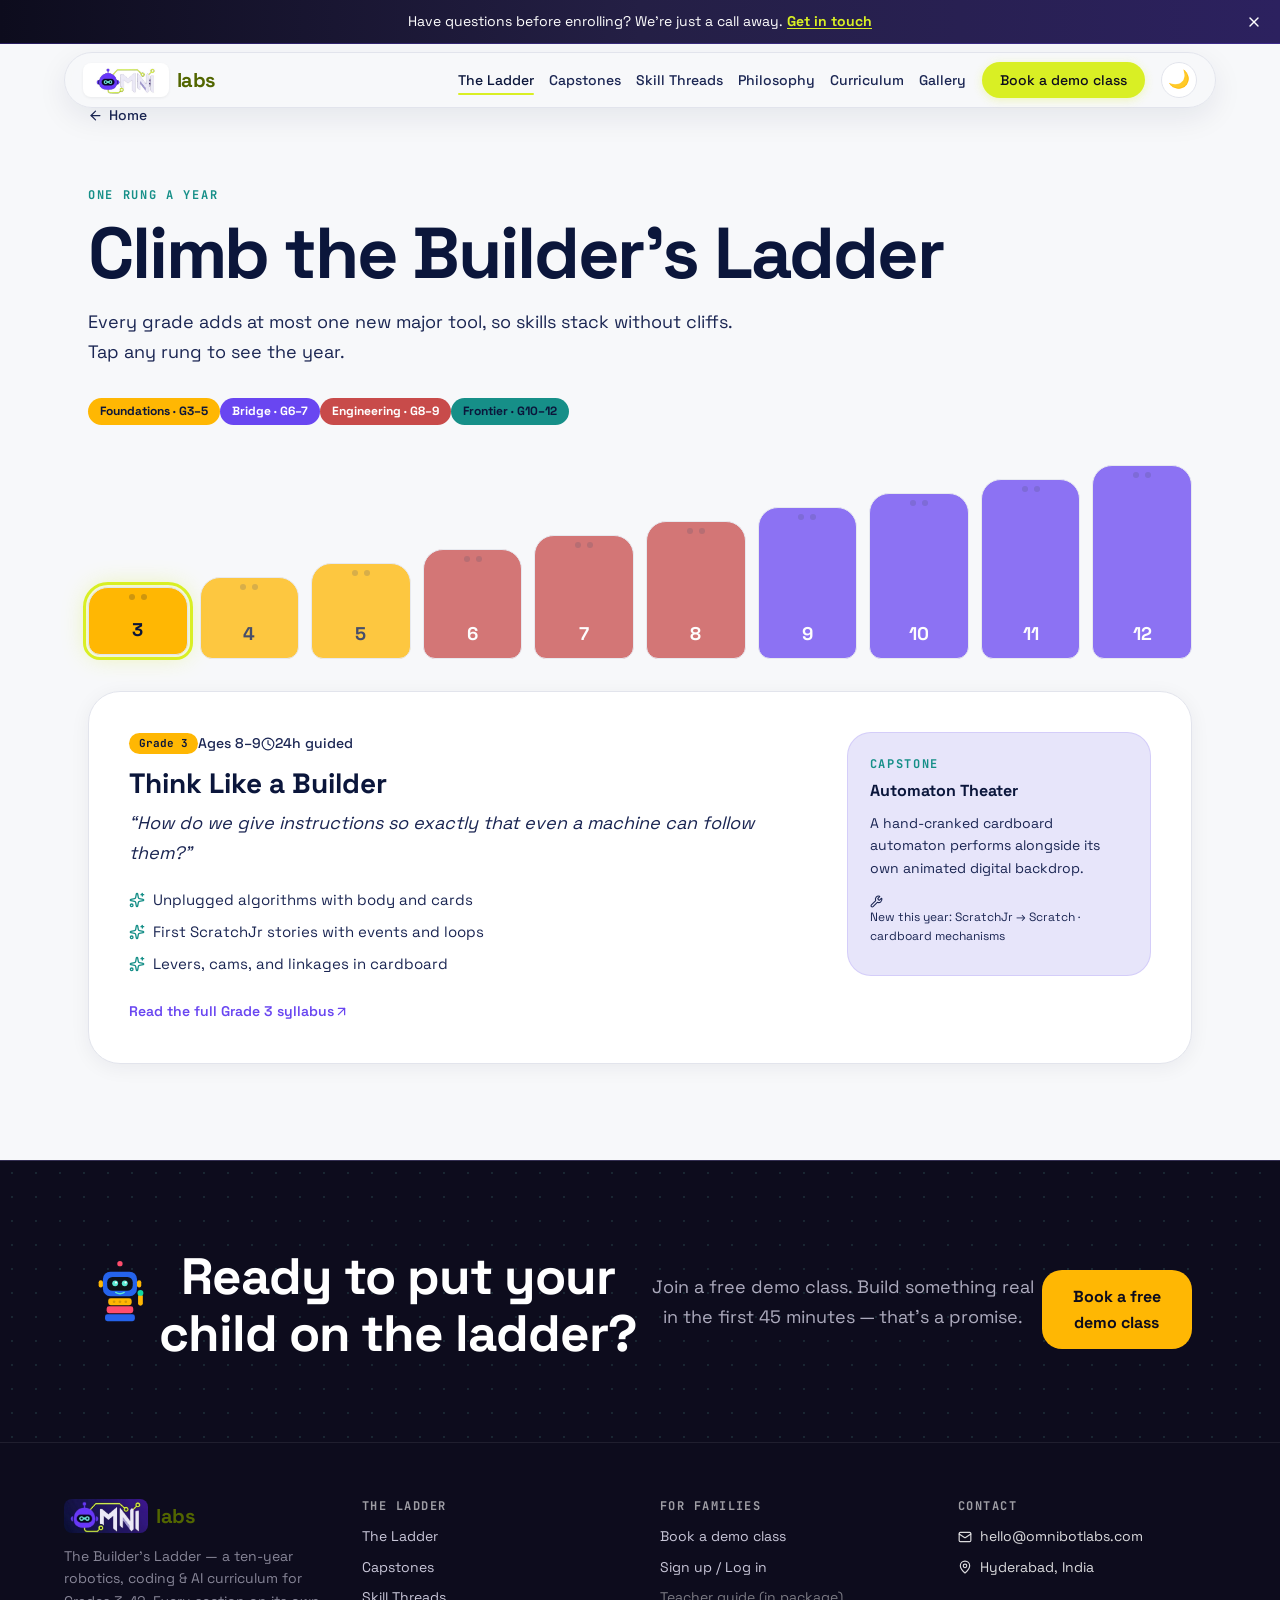
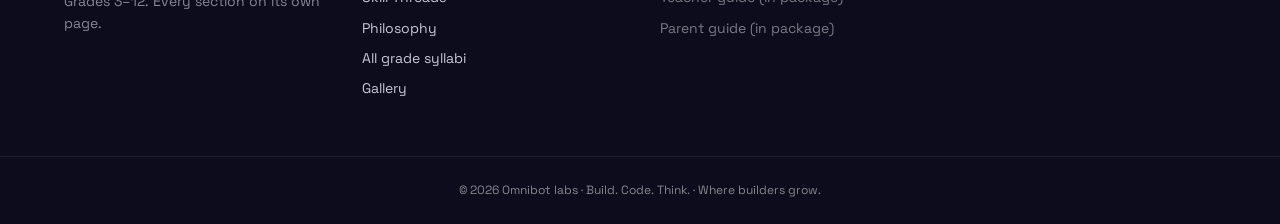
<file: ladder.html>
<!DOCTYPE html>
<html lang="en">
<head>
  <meta charset="utf-8">
  <meta name="viewport" content="width=device-width, initial-scale=1">
  <title>The Ladder · Omnibot labs</title>
  <meta name="description" content="Climb the Builder's Ladder: ten clickable rungs, one per grade — from cardboard machines in Grade 3 to a defended thesis in Grade 12.">
  <meta property="og:title" content="Omnibot labs — Where builders grow">
  <meta property="og:description" content="A ten-year, project-based robotics, coding &amp; AI curriculum for Grades 3–12.">
  <meta property="og:type" content="website">
  <meta name="twitter:card" content="summary">
  <meta name="twitter:title" content="Omnibot labs — Where builders grow">
  <meta name="twitter:description" content="A ten-year, project-based robotics, coding &amp; AI curriculum for Grades 3–12.">
    <link rel="icon" type="image/svg+xml" href="data:image/svg+xml,%3Csvg xmlns='http://www.w3.org/2000/svg' viewBox='0 0 160 160'%3E%3Crect x='24' y='24' width='112' height='30' rx='10' fill='%236946F1'/%3E%3Crect x='24' y='65' width='82' height='30' rx='10' fill='%23E56661'/%3E%3Crect x='24' y='106' width='30' height='30' rx='10' fill='%23D9EF24'/%3E%3Ccircle cx='121' cy='121' r='15' fill='%2371DCCC'/%3E%3C/svg%3E">
  <link rel="stylesheet" href="css/style.css">
</head>
<body>

  <!-- Site Header / Navbar -->
  <header class="site-header">
    <nav class="nav-inner">
      <a class="logo" aria-label="Omnibot labs home" href="index.html">
        <img class="logo-img logo-light" src="assets/logo-light.jpeg" alt="Omnibot Labs" height="36">
        <img class="logo-img logo-dark" src="assets/logo-dark.png" alt="Omnibot Labs" height="36">
        <span class="logo-text"><span class="text-lime">labs</span></span>
      </a>
      <div class="nav-links">
        <a href="ladder.html" class="active">The Ladder</a>
        <a href="capstones.html">Capstones</a>
        <a href="threads.html">Skill Threads</a>
        <a href="philosophy.html">Philosophy</a>
        <a href="curriculum.html">Curriculum</a>
        <a href="gallery.html">Gallery</a>
        <a class="nav-cta" href="signup.html">Book a demo class</a>
        <button type="button" aria-label="Toggle dark mode" class="theme-toggle">🌙</button>
      </div>
      <button class="menu-btn" aria-expanded="false" aria-label="Open menu">
        <svg width="24" height="24" viewBox="0 0 24 24" fill="none" stroke="currentColor" stroke-width="2" stroke-linecap="round" stroke-linejoin="round">
          <path d="M4 5h16"></path><path d="M4 12h16"></path><path d="M4 19h16"></path>
        </svg>
      </button>
    </nav>
  </header>

  <!-- Mobile Drawer Menu -->
  <div class="mobile-menu">
    <a href="ladder.html">The Ladder</a>
    <a href="capstones.html">Capstones</a>
    <a href="threads.html">Skill Threads</a>
    <a href="philosophy.html">Philosophy</a>
    <a href="curriculum.html">Curriculum</a>
    <a href="gallery.html">Gallery</a>
    <a class="nav-cta" href="signup.html">Book a demo class</a>
    <div style="display:flex;align-items:center;justify-content:space-between;padding-top:1rem;">
      <span class="font-medium text-ink-soft">Dark / Light Mode</span>
      <button type="button" class="theme-toggle">🌙</button>
    </div>
  </div>

  <!-- Main Content -->
  <main>
    <div class="container page-top">
      <a class="back-link" href="index.html">
        <svg width="15" height="15" viewBox="0 0 24 24" fill="none" stroke="currentColor" stroke-width="2" stroke-linecap="round" stroke-linejoin="round">
          <path d="m12 19-7-7 7-7"></path><path d="M19 12H5"></path>
        </svg>
        Home
      </a>
    </div>

    <section id="ladder" class="py-20" style="padding:3.5rem 0 6rem;">
      <div class="container">
        <div class="reveal">
          <p class="eyebrow">One rung a year</p>
          <h1 class="mt-3">Climb the Builder's Ladder</h1>
          <p class="mt-4 max-w-2xl text-lg text-ink-soft">
            Every grade adds at most one new major tool, so skills stack without cliffs. Tap any rung to see the year.
          </p>
          <div class="mt-8 flex flex-wrap gap-3">
            <span class="badge bg-amber text-ink">Foundations · G3–5</span>
            <span class="badge bg-violet text-white">Bridge · G6–7</span>
            <span class="badge bg-coral text-white">Engineering · G8–9</span>
            <span class="badge bg-mint text-ink">Frontier · G10–12</span>
          </div>
        </div>

        <!-- Grade selector tabs (bar chart style) -->
        <div role="tablist" aria-label="Select a grade" class="ladder-tabs reveal">
          <button role="tab" data-grade="3" aria-selected="true" aria-label="Grade 3: Think Like a Builder" class="ladder-tab bg-amber text-ink" style="height:68px;">
            <span aria-hidden="true" class="dots"><span class="dot"></span><span class="dot"></span></span>
            <span>3</span>
          </button>
          <button role="tab" data-grade="4" aria-selected="false" aria-label="Grade 4: Make It Move" class="ladder-tab bg-amber text-ink" style="height:82px;">
            <span aria-hidden="true" class="dots"><span class="dot"></span><span class="dot"></span></span>
            <span>4</span>
          </button>
          <button role="tab" data-grade="5" aria-selected="false" aria-label="Grade 5: Sense the World" class="ladder-tab bg-amber text-ink" style="height:96px;">
            <span aria-hidden="true" class="dots"><span class="dot"></span><span class="dot"></span></span>
            <span>5</span>
          </button>
          <button role="tab" data-grade="6" aria-selected="false" aria-label="Grade 6: Speak Robot" class="ladder-tab bg-coral text-white" style="height:110px;">
            <span aria-hidden="true" class="dots"><span class="dot"></span><span class="dot"></span></span>
            <span>6</span>
          </button>
          <button role="tab" data-grade="7" aria-selected="false" aria-label="Grade 7: The Power of Python" class="ladder-tab bg-coral text-white" style="height:124px;">
            <span aria-hidden="true" class="dots"><span class="dot"></span><span class="dot"></span></span>
            <span>7</span>
          </button>
          <button role="tab" data-grade="8" aria-selected="false" aria-label="Grade 8: Systems &amp; Signals" class="ladder-tab bg-coral text-white" style="height:138px;">
            <span aria-hidden="true" class="dots"><span class="dot"></span><span class="dot"></span></span>
            <span>8</span>
          </button>
          <button role="tab" data-grade="9" aria-selected="false" aria-label="Grade 9: Intelligent Machines" class="ladder-tab bg-blue text-white" style="height:152px;">
            <span aria-hidden="true" class="dots"><span class="dot"></span><span class="dot"></span></span>
            <span>9</span>
          </button>
          <button role="tab" data-grade="10" aria-selected="false" aria-label="Grade 10: Engineer Real Things" class="ladder-tab bg-blue text-white" style="height:166px;">
            <span aria-hidden="true" class="dots"><span class="dot"></span><span class="dot"></span></span>
            <span>10</span>
          </button>
          <button role="tab" data-grade="11" aria-selected="false" aria-label="Grade 11: Specialize &amp; Go Deep" class="ladder-tab bg-violet text-white" style="height:180px;">
            <span aria-hidden="true" class="dots"><span class="dot"></span><span class="dot"></span></span>
            <span>11</span>
          </button>
          <button role="tab" data-grade="12" aria-selected="false" aria-label="Grade 12: Research &amp; Responsibility" class="ladder-tab bg-violet text-white" style="height:194px;">
            <span aria-hidden="true" class="dots"><span class="dot"></span><span class="dot"></span></span>
            <span>12</span>
          </button>
        </div>

        <!-- Grade 3 Panel -->
        <div class="ladder-panel reveal" data-grade="3" role="tabpanel">
          <div class="ladder-inner">
            <div class="max-w-2xl">
              <div class="flex flex-wrap items-center gap-3">
                <span class="badge-sm bg-amber text-ink font-mono font-bold">Grade 3</span>
                <span class="text-sm font-medium text-ink-soft">Ages 8–9</span>
                <span class="inline-flex items-center gap-1 text-sm font-medium text-ink-soft">
                  <svg width="14" height="14" viewBox="0 0 24 24" fill="none" stroke="currentColor" stroke-width="2" stroke-linecap="round" stroke-linejoin="round"><circle cx="12" cy="12" r="10"></circle><path d="M12 6v6l4 2"></path></svg>
                  24h guided
                </span>
              </div>
              <h3 class="mt-3 text-3xl">Think Like a Builder</h3>
              <p class="mt-2 text-lg text-ink-soft italic">“How do we give instructions so exactly that even a machine can follow them?”</p>
              <ul class="hl-list mt-5">
                <li>
                  <svg width="16" height="16" viewBox="0 0 24 24" fill="none" stroke="currentColor" stroke-width="2" stroke-linecap="round" stroke-linejoin="round" class="text-coral"><path d="M11.017 2.814a1 1 0 0 1 1.966 0l1.051 5.558a2 2 0 0 0 1.594 1.594l5.558 1.051a1 1 0 0 1 0 1.966l-5.558 1.051a2 2 0 0 0-1.594 1.594l-1.051 5.558a1 1 0 0 1-1.966 0l-1.051-5.558a2 2 0 0 0-1.594-1.594l-5.558-1.051a1 1 0 0 1 0-1.966l5.558-1.051a2 2 0 0 0 1.594-1.594z"></path><path d="M20 2v4"></path><path d="M22 4h-4"></path><circle cx="4" cy="20" r="2"></circle></svg>
                  Unplugged algorithms with body and cards
                </li>
                <li>
                  <svg width="16" height="16" viewBox="0 0 24 24" fill="none" stroke="currentColor" stroke-width="2" stroke-linecap="round" stroke-linejoin="round" class="text-coral"><path d="M11.017 2.814a1 1 0 0 1 1.966 0l1.051 5.558a2 2 0 0 0 1.594 1.594l5.558 1.051a1 1 0 0 1 0 1.966l-5.558 1.051a2 2 0 0 0-1.594 1.594l-1.051 5.558a1 1 0 0 1-1.966 0l-1.051-5.558a2 2 0 0 0-1.594-1.594l-5.558-1.051a1 1 0 0 1 0-1.966l5.558-1.051a2 2 0 0 0 1.594-1.594z"></path><path d="M20 2v4"></path><path d="M22 4h-4"></path><circle cx="4" cy="20" r="2"></circle></svg>
                  First ScratchJr stories with events and loops
                </li>
                <li>
                  <svg width="16" height="16" viewBox="0 0 24 24" fill="none" stroke="currentColor" stroke-width="2" stroke-linecap="round" stroke-linejoin="round" class="text-coral"><path d="M11.017 2.814a1 1 0 0 1 1.966 0l1.051 5.558a2 2 0 0 0 1.594 1.594l5.558 1.051a1 1 0 0 1 0 1.966l-5.558 1.051a2 2 0 0 0-1.594 1.594l-1.051 5.558a1 1 0 0 1-1.966 0l-1.051-5.558a2 2 0 0 0-1.594-1.594l-5.558-1.051a1 1 0 0 1 0-1.966l5.558-1.051a2 2 0 0 0 1.594-1.594z"></path><path d="M20 2v4"></path><path d="M22 4h-4"></path><circle cx="4" cy="20" r="2"></circle></svg>
                  Levers, cams, and linkages in cardboard
                </li>
              </ul>
            </div>
            <div class="ladder-capstone">
              <p class="eyebrow">Capstone</p>
              <p class="font-display text-xl font-bold mt-1">Automaton Theater</p>
              <p class="text-sm text-ink-soft mt-2 leading-relaxed">
                A hand-cranked cardboard automaton performs alongside its own animated digital backdrop.
              </p>
              <p class="tool-note border-t mt-4 pt-3 text-xs text-ink-soft">
                <svg width="13" height="13" viewBox="0 0 24 24" fill="none" stroke="currentColor" stroke-width="2" stroke-linecap="round" stroke-linejoin="round"><path d="M14.7 6.3a1 1 0 0 0 0 1.4l1.6 1.6a1 1 0 0 0 1.4 0l3.106-3.105c.32-.322.863-.22.983.218a6 6 0 0 1-8.259 7.057l-7.91 7.91a1 1 0 0 1-2.999-3l7.91-7.91a6 6 0 0 1 7.057-8.259c.438.12.54.662.219.984z"></path></svg>
                New this year: ScratchJr → Scratch · cardboard mechanisms
              </p>
            </div>
          </div>
          <a class="inline-flex items-center gap-1 text-sm font-semibold text-violet hover:underline mt-6" href="curriculum.html">
            Read the full Grade 3 syllabus
            <svg width="15" height="15" viewBox="0 0 24 24" fill="none" stroke="currentColor" stroke-width="2" stroke-linecap="round" stroke-linejoin="round"><path d="M7 7h10v10"></path><path d="M7 17 17 7"></path></svg>
          </a>
        </div>

        <!-- Grade 4 Panel -->
        <div class="ladder-panel" data-grade="4" role="tabpanel" hidden style="display:none;">
          <div class="ladder-inner">
            <div class="max-w-2xl">
              <div class="flex flex-wrap items-center gap-3">
                <span class="badge-sm bg-amber text-ink font-mono font-bold">Grade 4</span>
                <span class="text-sm font-medium text-ink-soft">Ages 9–10</span>
                <span class="inline-flex items-center gap-1 text-sm font-medium text-ink-soft">
                  <svg width="14" height="14" viewBox="0 0 24 24" fill="none" stroke="currentColor" stroke-width="2" stroke-linecap="round" stroke-linejoin="round"><circle cx="12" cy="12" r="10"></circle><path d="M12 6v6l4 2"></path></svg>
                  24h guided
                </span>
              </div>
              <h3 class="mt-3 text-3xl">Make It Move</h3>
              <p class="mt-2 text-lg text-ink-soft italic">“How do ideas become things that light up, move, and react?”</p>
              <ul class="hl-list mt-5">
                <li>
                  <svg width="16" height="16" viewBox="0 0 24 24" fill="none" stroke="currentColor" stroke-width="2" stroke-linecap="round" stroke-linejoin="round" class="text-coral"><path d="M11.017 2.814a1 1 0 0 1 1.966 0l1.051 5.558a2 2 0 0 0 1.594 1.594l5.558 1.051a1 1 0 0 1 0 1.966l-5.558 1.051a2 2 0 0 0-1.594 1.594l-1.051 5.558a1 1 0 0 1-1.966 0l-1.051-5.558a2 2 0 0 0-1.594-1.594l-5.558-1.051a1 1 0 0 1 0-1.966l5.558-1.051a2 2 0 0 0 1.594-1.594z"></path><path d="M20 2v4"></path><path d="M22 4h-4"></path><circle cx="4" cy="20" r="2"></circle></svg>
                  Events, loops, broadcast, and score variables
                </li>
                <li>
                  <svg width="16" height="16" viewBox="0 0 24 24" fill="none" stroke="currentColor" stroke-width="2" stroke-linecap="round" stroke-linejoin="round" class="text-coral"><path d="M11.017 2.814a1 1 0 0 1 1.966 0l1.051 5.558a2 2 0 0 0 1.594 1.594l5.558 1.051a1 1 0 0 1 0 1.966l-5.558 1.051a2 2 0 0 0-1.594 1.594l-1.051 5.558a1 1 0 0 1-1.966 0l-1.051-5.558a2 2 0 0 0-1.594-1.594l-5.558-1.051a1 1 0 0 1 0-1.966l5.558-1.051a2 2 0 0 0 1.594-1.594z"></path><path d="M20 2v4"></path><path d="M22 4h-4"></path><circle cx="4" cy="20" r="2"></circle></svg>
                  Circuit-as-loop: series vs parallel with copper tape
                </li>
                <li>
                  <svg width="16" height="16" viewBox="0 0 24 24" fill="none" stroke="currentColor" stroke-width="2" stroke-linecap="round" stroke-linejoin="round" class="text-coral"><path d="M11.017 2.814a1 1 0 0 1 1.966 0l1.051 5.558a2 2 0 0 0 1.594 1.594l5.558 1.051a1 1 0 0 1 0 1.966l-5.558 1.051a2 2 0 0 0-1.594 1.594l-1.051 5.558a1 1 0 0 1-1.966 0l-1.051-5.558a2 2 0 0 0-1.594-1.594l-5.558-1.051a1 1 0 0 1 0-1.966l5.558-1.051a2 2 0 0 0 1.594-1.594z"></path><path d="M20 2v4"></path><path d="M22 4h-4"></path><circle cx="4" cy="20" r="2"></circle></svg>
                  First user interviews and fair tests
                </li>
              </ul>
            </div>
            <div class="ladder-capstone">
              <p class="eyebrow">Capstone</p>
              <p class="font-display text-xl font-bold mt-1">Arcade Expo</p>
              <p class="text-sm text-ink-soft mt-2 leading-relaxed">
                A playable Scratch game inside a decorated cardboard cabinet with a real light-up marquee.
              </p>
              <p class="tool-note border-t mt-4 pt-3 text-xs text-ink-soft">
                <svg width="13" height="13" viewBox="0 0 24 24" fill="none" stroke="currentColor" stroke-width="2" stroke-linecap="round" stroke-linejoin="round"><path d="M14.7 6.3a1 1 0 0 0 0 1.4l1.6 1.6a1 1 0 0 0 1.4 0l3.106-3.105c.32-.322.863-.22.983.218a6 6 0 0 1-8.259 7.057l-7.91 7.91a1 1 0 0 1-2.999-3l7.91-7.91a6 6 0 0 1 7.057-8.259c.438.12.54.662.219.984z"></path></svg>
                New this year: Full Scratch · paper circuits
              </p>
            </div>
          </div>
          <a class="inline-flex items-center gap-1 text-sm font-semibold text-violet hover:underline mt-6" href="curriculum.html">
            Read the full Grade 4 syllabus
            <svg width="15" height="15" viewBox="0 0 24 24" fill="none" stroke="currentColor" stroke-width="2" stroke-linecap="round" stroke-linejoin="round"><path d="M7 7h10v10"></path><path d="M7 17 17 7"></path></svg>
          </a>
        </div>

        <!-- Grade 5 Panel -->
        <div class="ladder-panel" data-grade="5" role="tabpanel" hidden style="display:none;">
          <div class="ladder-inner">
            <div class="max-w-2xl">
              <div class="flex flex-wrap items-center gap-3">
                <span class="badge-sm bg-amber text-ink font-mono font-bold">Grade 5</span>
                <span class="text-sm font-medium text-ink-soft">Ages 10–11</span>
                <span class="inline-flex items-center gap-1 text-sm font-medium text-ink-soft">
                  <svg width="14" height="14" viewBox="0 0 24 24" fill="none" stroke="currentColor" stroke-width="2" stroke-linecap="round" stroke-linejoin="round"><circle cx="12" cy="12" r="10"></circle><path d="M12 6v6l4 2"></path></svg>
                  24h guided
                </span>
              </div>
              <h3 class="mt-3 text-3xl">Sense the World</h3>
              <p class="mt-2 text-lg text-ink-soft italic">“How can our creations sense the world and respond on their own?”</p>
              <ul class="hl-list mt-5">
                <li>
                  <svg width="16" height="16" viewBox="0 0 24 24" fill="none" stroke="currentColor" stroke-width="2" stroke-linecap="round" stroke-linejoin="round" class="text-coral"><path d="M11.017 2.814a1 1 0 0 1 1.966 0l1.051 5.558a2 2 0 0 0 1.594 1.594l5.558 1.051a1 1 0 0 1 0 1.966l-5.558 1.051a2 2 0 0 0-1.594 1.594l-1.051 5.558a1 1 0 0 1-1.966 0l-1.051-5.558a2 2 0 0 0-1.594-1.594l-5.558-1.051a1 1 0 0 1 0-1.966l5.558-1.051a2 2 0 0 0 1.594-1.594z"></path><path d="M20 2v4"></path><path d="M22 4h-4"></path><circle cx="4" cy="20" r="2"></circle></svg>
                  Sense–think–act with real sensors
                </li>
                <li>
                  <svg width="16" height="16" viewBox="0 0 24 24" fill="none" stroke="currentColor" stroke-width="2" stroke-linecap="round" stroke-linejoin="round" class="text-coral"><path d="M11.017 2.814a1 1 0 0 1 1.966 0l1.051 5.558a2 2 0 0 0 1.594 1.594l5.558 1.051a1 1 0 0 1 0 1.966l-5.558 1.051a2 2 0 0 0-1.594 1.594l-1.051 5.558a1 1 0 0 1-1.966 0l-1.051-5.558a2 2 0 0 0-1.594-1.594l-5.558-1.051a1 1 0 0 1 0-1.966l5.558-1.051a2 2 0 0 0 1.594-1.594z"></path><path d="M20 2v4"></path><path d="M22 4h-4"></path><circle cx="4" cy="20" r="2"></circle></svg>
                  A week of real data, charted and argued
                </li>
                <li>
                  <svg width="16" height="16" viewBox="0 0 24 24" fill="none" stroke="currentColor" stroke-width="2" stroke-linecap="round" stroke-linejoin="round" class="text-coral"><path d="M11.017 2.814a1 1 0 0 1 1.966 0l1.051 5.558a2 2 0 0 0 1.594 1.594l5.558 1.051a1 1 0 0 1 0 1.966l-5.558 1.051a2 2 0 0 0-1.594 1.594l-1.051 5.558a1 1 0 0 1-1.966 0l-1.051-5.558a2 2 0 0 0-1.594-1.594l-5.558-1.051a1 1 0 0 1 0-1.966l5.558-1.051a2 2 0 0 0 1.594-1.594z"></path><path d="M20 2v4"></path><path d="M22 4h-4"></path><circle cx="4" cy="20" r="2"></circle></svg>
                  Radio messages and privacy intuition
                </li>
              </ul>
            </div>
            <div class="ladder-capstone">
              <p class="eyebrow">Capstone</p>
              <p class="font-display text-xl font-bold mt-1">Smart Space</p>
              <p class="text-sm text-ink-soft mt-2 leading-relaxed">
                A micro:bit gadget that solves one real problem at home or school — pitched live in 90 seconds.
              </p>
              <p class="tool-note border-t mt-4 pt-3 text-xs text-ink-soft">
                <svg width="13" height="13" viewBox="0 0 24 24" fill="none" stroke="currentColor" stroke-width="2" stroke-linecap="round" stroke-linejoin="round"><path d="M14.7 6.3a1 1 0 0 0 0 1.4l1.6 1.6a1 1 0 0 0 1.4 0l3.106-3.105c.32-.322.863-.22.983.218a6 6 0 0 1-8.259 7.057l-7.91 7.91a1 1 0 0 1-2.999-3l7.91-7.91a6 6 0 0 1 7.057-8.259c.438.12.54.662.219.984z"></path></svg>
                New this year: micro:bit + MakeCode
              </p>
            </div>
          </div>
          <a class="inline-flex items-center gap-1 text-sm font-semibold text-violet hover:underline mt-6" href="curriculum.html">
            Read the full Grade 5 syllabus
            <svg width="15" height="15" viewBox="0 0 24 24" fill="none" stroke="currentColor" stroke-width="2" stroke-linecap="round" stroke-linejoin="round"><path d="M7 7h10v10"></path><path d="M7 17 17 7"></path></svg>
          </a>
        </div>

        <!-- Grade 6 Panel -->
        <div class="ladder-panel" data-grade="6" role="tabpanel" hidden style="display:none;">
          <div class="ladder-inner">
            <div class="max-w-2xl">
              <div class="flex flex-wrap items-center gap-3">
                <span class="badge-sm bg-coral text-white font-mono font-bold">Grade 6</span>
                <span class="text-sm font-medium text-ink-soft">Ages 11–12</span>
                <span class="inline-flex items-center gap-1 text-sm font-medium text-ink-soft">
                  <svg width="14" height="14" viewBox="0 0 24 24" fill="none" stroke="currentColor" stroke-width="2" stroke-linecap="round" stroke-linejoin="round"><circle cx="12" cy="12" r="10"></circle><path d="M12 6v6l4 2"></path></svg>
                  40h guided
                </span>
              </div>
              <h3 class="mt-3 text-3xl">Speak Robot</h3>
              <p class="mt-2 text-lg text-ink-soft italic">“How do we teach a machine to act in the real world — and how does it learn?”</p>
              <ul class="hl-list mt-5">
                <li>
                  <svg width="16" height="16" viewBox="0 0 24 24" fill="none" stroke="currentColor" stroke-width="2" stroke-linecap="round" stroke-linejoin="round" class="text-coral"><path d="M11.017 2.814a1 1 0 0 1 1.966 0l1.051 5.558a2 2 0 0 0 1.594 1.594l5.558 1.051a1 1 0 0 1 0 1.966l-5.558 1.051a2 2 0 0 0-1.594 1.594l-1.051 5.558a1 1 0 0 1-1.966 0l-1.051-5.558a2 2 0 0 0-1.594-1.594l-5.558-1.051a1 1 0 0 1 0-1.966l5.558-1.051a2 2 0 0 0 1.594-1.594z"></path><path d="M20 2v4"></path><path d="M22 4h-4"></path><circle cx="4" cy="20" r="2"></circle></svg>
                  Line-following and maze escape missions
                </li>
                <li>
                  <svg width="16" height="16" viewBox="0 0 24 24" fill="none" stroke="currentColor" stroke-width="2" stroke-linecap="round" stroke-linejoin="round" class="text-coral"><path d="M11.017 2.814a1 1 0 0 1 1.966 0l1.051 5.558a2 2 0 0 0 1.594 1.594l5.558 1.051a1 1 0 0 1 0 1.966l-5.558 1.051a2 2 0 0 0-1.594 1.594l-1.051 5.558a1 1 0 0 1-1.966 0l-1.051-5.558a2 2 0 0 0-1.594-1.594l-5.558-1.051a1 1 0 0 1 0-1.966l5.558-1.051a2 2 0 0 0 1.594-1.594z"></path><path d="M20 2v4"></path><path d="M22 4h-4"></path><circle cx="4" cy="20" r="2"></circle></svg>
                  Same program in blocks and Python, side by side
                </li>
                <li>
                  <svg width="16" height="16" viewBox="0 0 24 24" fill="none" stroke="currentColor" stroke-width="2" stroke-linecap="round" stroke-linejoin="round" class="text-coral"><path d="M11.017 2.814a1 1 0 0 1 1.966 0l1.051 5.558a2 2 0 0 0 1.594 1.594l5.558 1.051a1 1 0 0 1 0 1.966l-5.558 1.051a2 2 0 0 0-1.594 1.594l-1.051 5.558a1 1 0 0 1-1.966 0l-1.051-5.558a2 2 0 0 0-1.594-1.594l-5.558-1.051a1 1 0 0 1 0-1.966l5.558-1.051a2 2 0 0 0 1.594-1.594z"></path><path d="M20 2v4"></path><path d="M22 4h-4"></path><circle cx="4" cy="20" r="2"></circle></svg>
                  Train a classifier — then honestly measure it
                </li>
              </ul>
            </div>
            <div class="ladder-capstone">
              <p class="eyebrow">Capstone</p>
              <p class="font-display text-xl font-bold mt-1">Rescue Rover</p>
              <p class="text-sm text-ink-soft mt-2 leading-relaxed">
                A tabletop disaster mission: follow the line, find the victim, signal, return. Two public attempts.
              </p>
              <p class="tool-note border-t mt-4 pt-3 text-xs text-ink-soft">
                <svg width="13" height="13" viewBox="0 0 24 24" fill="none" stroke="currentColor" stroke-width="2" stroke-linecap="round" stroke-linejoin="round"><path d="M14.7 6.3a1 1 0 0 0 0 1.4l1.6 1.6a1 1 0 0 0 1.4 0l3.106-3.105c.32-.322.863-.22.983.218a6 6 0 0 1-8.259 7.057l-7.91 7.91a1 1 0 0 1-2.999-3l7.91-7.91a6 6 0 0 1 7.057-8.259c.438.12.54.662.219.984z"></path></svg>
                New this year: Wheeled robot · first Python (taster)
              </p>
            </div>
          </div>
          <a class="inline-flex items-center gap-1 text-sm font-semibold text-violet hover:underline mt-6" href="curriculum.html">
            Read the full Grade 6 syllabus
            <svg width="15" height="15" viewBox="0 0 24 24" fill="none" stroke="currentColor" stroke-width="2" stroke-linecap="round" stroke-linejoin="round"><path d="M7 7h10v10"></path><path d="M7 17 17 7"></path></svg>
          </a>
        </div>

        <!-- Grade 7 Panel -->
        <div class="ladder-panel" data-grade="7" role="tabpanel" hidden style="display:none;">
          <div class="ladder-inner">
            <div class="max-w-2xl">
              <div class="flex flex-wrap items-center gap-3">
                <span class="badge-sm bg-coral text-white font-mono font-bold">Grade 7</span>
                <span class="text-sm font-medium text-ink-soft">Ages 12–13</span>
                <span class="inline-flex items-center gap-1 text-sm font-medium text-ink-soft">
                  <svg width="14" height="14" viewBox="0 0 24 24" fill="none" stroke="currentColor" stroke-width="2" stroke-linecap="round" stroke-linejoin="round"><circle cx="12" cy="12" r="10"></circle><path d="M12 6v6l4 2"></path></svg>
                  40h guided
                </span>
              </div>
              <h3 class="mt-3 text-3xl">The Power of Python</h3>
              <p class="mt-2 text-lg text-ink-soft italic">“When does text beat blocks — and what can we build once it does?”</p>
              <ul class="hl-list mt-5">
                <li>
                  <svg width="16" height="16" viewBox="0 0 24 24" fill="none" stroke="currentColor" stroke-width="2" stroke-linecap="round" stroke-linejoin="round" class="text-coral"><path d="M11.017 2.814a1 1 0 0 1 1.966 0l1.051 5.558a2 2 0 0 0 1.594 1.594l5.558 1.051a1 1 0 0 1 0 1.966l-5.558 1.051a2 2 0 0 0-1.594 1.594l-1.051 5.558a1 1 0 0 1-1.966 0l-1.051-5.558a2 2 0 0 0-1.594-1.594l-5.558-1.051a1 1 0 0 1 0-1.966l5.558-1.051a2 2 0 0 0 1.594-1.594z"></path><path d="M20 2v4"></path><path d="M22 4h-4"></path><circle cx="4" cy="20" r="2"></circle></svg>
                  PRIMM and Parsons problems for real fluency
                </li>
                <li>
                  <svg width="16" height="16" viewBox="0 0 24 24" fill="none" stroke="currentColor" stroke-width="2" stroke-linecap="round" stroke-linejoin="round" class="text-coral"><path d="M11.017 2.814a1 1 0 0 1 1.966 0l1.051 5.558a2 2 0 0 0 1.594 1.594l5.558 1.051a1 1 0 0 1 0 1.966l-5.558 1.051a2 2 0 0 0-1.594 1.594l-1.051 5.558a1 1 0 0 1-1.966 0l-1.051-5.558a2 2 0 0 0-1.594-1.594l-5.558-1.051a1 1 0 0 1 0-1.966l5.558-1.051a2 2 0 0 0 1.594-1.594z"></path><path d="M20 2v4"></path><path d="M22 4h-4"></path><circle cx="4" cy="20" r="2"></circle></svg>
                  Functions, lists, and a 50-line program
                </li>
                <li>
                  <svg width="16" height="16" viewBox="0 0 24 24" fill="none" stroke="currentColor" stroke-width="2" stroke-linecap="round" stroke-linejoin="round" class="text-coral"><path d="M11.017 2.814a1 1 0 0 1 1.966 0l1.051 5.558a2 2 0 0 0 1.594 1.594l5.558 1.051a1 1 0 0 1 0 1.966l-5.558 1.051a2 2 0 0 0-1.594 1.594l-1.051 5.558a1 1 0 0 1-1.966 0l-1.051-5.558a2 2 0 0 0-1.594-1.594l-5.558-1.051a1 1 0 0 1 0-1.966l5.558-1.051a2 2 0 0 0 1.594-1.594z"></path><path d="M20 2v4"></path><path d="M22 4h-4"></path><circle cx="4" cy="20" r="2"></circle></svg>
                  Volts, amps, and a multimeter in your hands
                </li>
              </ul>
            </div>
            <div class="ladder-capstone">
              <p class="eyebrow">Capstone</p>
              <p class="font-display text-xl font-bold mt-1">Sensor Station</p>
              <p class="text-sm text-ink-soft mt-2 leading-relaxed">
                Arduino logs the world, Python tells its story: one pipeline from sensor to chart to claim.
              </p>
              <p class="tool-note border-t mt-4 pt-3 text-xs text-ink-soft">
                <svg width="13" height="13" viewBox="0 0 24 24" fill="none" stroke="currentColor" stroke-width="2" stroke-linecap="round" stroke-linejoin="round"><path d="M14.7 6.3a1 1 0 0 0 0 1.4l1.6 1.6a1 1 0 0 0 1.4 0l3.106-3.105c.32-.322.863-.22.983.218a6 6 0 0 1-8.259 7.057l-7.91 7.91a1 1 0 0 1-2.999-3l7.91-7.91a6 6 0 0 1 7.057-8.259c.438.12.54.662.219.984z"></path></svg>
                New this year: Desktop Python (S1) · Arduino UNO (S2)
              </p>
            </div>
          </div>
          <a class="inline-flex items-center gap-1 text-sm font-semibold text-violet hover:underline mt-6" href="curriculum.html">
            Read the full Grade 7 syllabus
            <svg width="15" height="15" viewBox="0 0 24 24" fill="none" stroke="currentColor" stroke-width="2" stroke-linecap="round" stroke-linejoin="round"><path d="M7 7h10v10"></path><path d="M7 17 17 7"></path></svg>
          </a>
        </div>

        <!-- Grade 8 Panel -->
        <div class="ladder-panel" data-grade="8" role="tabpanel" hidden style="display:none;">
          <div class="ladder-inner">
            <div class="max-w-2xl">
              <div class="flex flex-wrap items-center gap-3">
                <span class="badge-sm bg-coral text-white font-mono font-bold">Grade 8</span>
                <span class="text-sm font-medium text-ink-soft">Ages 13–14</span>
                <span class="inline-flex items-center gap-1 text-sm font-medium text-ink-soft">
                  <svg width="14" height="14" viewBox="0 0 24 24" fill="none" stroke="currentColor" stroke-width="2" stroke-linecap="round" stroke-linejoin="round"><circle cx="12" cy="12" r="10"></circle><path d="M12 6v6l4 2"></path></svg>
                  40h guided
                </span>
              </div>
              <h3 class="mt-3 text-3xl">Systems &amp; Signals</h3>
              <p class="mt-2 text-lg text-ink-soft italic">“What happens when devices talk to each other — and to models that learn?”</p>
              <ul class="hl-list mt-5">
                <li>
                  <svg width="16" height="16" viewBox="0 0 24 24" fill="none" stroke="currentColor" stroke-width="2" stroke-linecap="round" stroke-linejoin="round" class="text-coral"><path d="M11.017 2.814a1 1 0 0 1 1.966 0l1.051 5.558a2 2 0 0 0 1.594 1.594l5.558 1.051a1 1 0 0 1 0 1.966l-5.558 1.051a2 2 0 0 0-1.594 1.594l-1.051 5.558a1 1 0 0 1-1.966 0l-1.051-5.558a2 2 0 0 0-1.594-1.594l-5.558-1.051a1 1 0 0 1 0-1.966l5.558-1.051a2 2 0 0 0 1.594-1.594z"></path><path d="M20 2v4"></path><path d="M22 4h-4"></path><circle cx="4" cy="20" r="2"></circle></svg>
                  PWM, servos, and sensor smoothing
                </li>
                <li>
                  <svg width="16" height="16" viewBox="0 0 24 24" fill="none" stroke="currentColor" stroke-width="2" stroke-linecap="round" stroke-linejoin="round" class="text-coral"><path d="M11.017 2.814a1 1 0 0 1 1.966 0l1.051 5.558a2 2 0 0 0 1.594 1.594l5.558 1.051a1 1 0 0 1 0 1.966l-5.558 1.051a2 2 0 0 0-1.594 1.594l-1.051 5.558a1 1 0 0 1-1.966 0l-1.051-5.558a2 2 0 0 0-1.594-1.594l-5.558-1.051a1 1 0 0 1 0-1.966l5.558-1.051a2 2 0 0 0 1.594-1.594z"></path><path d="M20 2v4"></path><path d="M22 4h-4"></path><circle cx="4" cy="20" r="2"></circle></svg>
                  Machine learning, honestly: overfitting &amp; confusion matrices
                </li>
                <li>
                  <svg width="16" height="16" viewBox="0 0 24 24" fill="none" stroke="currentColor" stroke-width="2" stroke-linecap="round" stroke-linejoin="round" class="text-coral"><path d="M11.017 2.814a1 1 0 0 1 1.966 0l1.051 5.558a2 2 0 0 0 1.594 1.594l5.558 1.051a1 1 0 0 1 0 1.966l-5.558 1.051a2 2 0 0 0-1.594 1.594l-1.051 5.558a1 1 0 0 1-1.966 0l-1.051-5.558a2 2 0 0 0-1.594-1.594l-5.558-1.051a1 1 0 0 1 0-1.966l5.558-1.051a2 2 0 0 0 1.594-1.594z"></path><path d="M20 2v4"></path><path d="M22 4h-4"></path><circle cx="4" cy="20" r="2"></circle></svg>
                  HTTP as letters; your data on a real dashboard
                </li>
              </ul>
            </div>
            <div class="ladder-capstone">
              <p class="eyebrow">Capstone</p>
              <p class="font-display text-xl font-bold mt-1">Connected Device</p>
              <p class="text-sm text-ink-soft mt-2 leading-relaxed">
                An IoT gadget with a live dashboard — shipped with its own one-page datasheet and privacy note.
              </p>
              <p class="tool-note border-t mt-4 pt-3 text-xs text-ink-soft">
                <svg width="13" height="13" viewBox="0 0 24 24" fill="none" stroke="currentColor" stroke-width="2" stroke-linecap="round" stroke-linejoin="round"><path d="M14.7 6.3a1 1 0 0 0 0 1.4l1.6 1.6a1 1 0 0 0 1.4 0l3.106-3.105c.32-.322.863-.22.983.218a6 6 0 0 1-8.259 7.057l-7.91 7.91a1 1 0 0 1-2.999-3l7.91-7.91a6 6 0 0 1 7.057-8.259c.438.12.54.662.219.984z"></path></svg>
                New this year: ESP32 + Wi-Fi
              </p>
            </div>
          </div>
          <a class="inline-flex items-center gap-1 text-sm font-semibold text-violet hover:underline mt-6" href="curriculum.html">
            Read the full Grade 8 syllabus
            <svg width="15" height="15" viewBox="0 0 24 24" fill="none" stroke="currentColor" stroke-width="2" stroke-linecap="round" stroke-linejoin="round"><path d="M7 7h10v10"></path><path d="M7 17 17 7"></path></svg>
          </a>
        </div>

        <!-- Grade 9 Panel -->
        <div class="ladder-panel" data-grade="9" role="tabpanel" hidden style="display:none;">
          <div class="ladder-inner">
            <div class="max-w-2xl">
              <div class="flex flex-wrap items-center gap-3">
                <span class="badge-sm bg-blue text-white font-mono font-bold">Grade 9</span>
                <span class="text-sm font-medium text-ink-soft">Ages 14–15</span>
                <span class="inline-flex items-center gap-1 text-sm font-medium text-ink-soft">
                  <svg width="14" height="14" viewBox="0 0 24 24" fill="none" stroke="currentColor" stroke-width="2" stroke-linecap="round" stroke-linejoin="round"><circle cx="12" cy="12" r="10"></circle><path d="M12 6v6l4 2"></path></svg>
                  48h guided
                </span>
              </div>
              <h3 class="mt-3 text-3xl">Intelligent Machines</h3>
              <p class="mt-2 text-lg text-ink-soft italic">“How do we build machines that decide well when nobody is driving?”</p>
              <ul class="hl-list mt-5">
                <li>
                  <svg width="16" height="16" viewBox="0 0 24 24" fill="none" stroke="currentColor" stroke-width="2" stroke-linecap="round" stroke-linejoin="round" class="text-coral"><path d="M11.017 2.814a1 1 0 0 1 1.966 0l1.051 5.558a2 2 0 0 0 1.594 1.594l5.558 1.051a1 1 0 0 1 0 1.966l-5.558 1.051a2 2 0 0 0-1.594 1.594l-1.051 5.558a1 1 0 0 1-1.966 0l-1.051-5.558a2 2 0 0 0-1.594-1.594l-5.558-1.051a1 1 0 0 1 0-1.966l5.558-1.051a2 2 0 0 0 1.594-1.594z"></path><path d="M20 2v4"></path><path d="M22 4h-4"></path><circle cx="4" cy="20" r="2"></circle></svg>
                  OOP by refactoring your own robot code
                </li>
                <li>
                  <svg width="16" height="16" viewBox="0 0 24 24" fill="none" stroke="currentColor" stroke-width="2" stroke-linecap="round" stroke-linejoin="round" class="text-coral"><path d="M11.017 2.814a1 1 0 0 1 1.966 0l1.051 5.558a2 2 0 0 0 1.594 1.594l5.558 1.051a1 1 0 0 1 0 1.966l-5.558 1.051a2 2 0 0 0-1.594 1.594l-1.051 5.558a1 1 0 0 1-1.966 0l-1.051-5.558a2 2 0 0 0-1.594-1.594l-5.558-1.051a1 1 0 0 1 0-1.966l5.558-1.051a2 2 0 0 0 1.594-1.594z"></path><path d="M20 2v4"></path><path d="M22 4h-4"></path><circle cx="4" cy="20" r="2"></circle></svg>
                  Bang-bang to proportional control, tuned by hand
                </li>
                <li>
                  <svg width="16" height="16" viewBox="0 0 24 24" fill="none" stroke="currentColor" stroke-width="2" stroke-linecap="round" stroke-linejoin="round" class="text-coral"><path d="M11.017 2.814a1 1 0 0 1 1.966 0l1.051 5.558a2 2 0 0 0 1.594 1.594l5.558 1.051a1 1 0 0 1 0 1.966l-5.558 1.051a2 2 0 0 0-1.594 1.594l-1.051 5.558a1 1 0 0 1-1.966 0l-1.051-5.558a2 2 0 0 0-1.594-1.594l-5.558-1.051a1 1 0 0 1 0-1.966l5.558-1.051a2 2 0 0 0 1.594-1.594z"></path><path d="M20 2v4"></path><path d="M22 4h-4"></path><circle cx="4" cy="20" r="2"></circle></svg>
                  Vision pipelines and surveillance ethics
                </li>
              </ul>
            </div>
            <div class="ladder-capstone">
              <p class="eyebrow">Capstone</p>
              <p class="font-display text-xl font-bold mt-1">Autonomous Challenge</p>
              <p class="text-sm text-ink-soft mt-2 leading-relaxed">
                League-style tabletop autonomy: junction decisions, object handling, and a formal design review.
              </p>
              <p class="tool-note border-t mt-4 pt-3 text-xs text-ink-soft">
                <svg width="13" height="13" viewBox="0 0 24 24" fill="none" stroke="currentColor" stroke-width="2" stroke-linecap="round" stroke-linejoin="round"><path d="M14.7 6.3a1 1 0 0 0 0 1.4l1.6 1.6a1 1 0 0 0 1.4 0l3.106-3.105c.32-.322.863-.22.983.218a6 6 0 0 1-8.259 7.057l-7.91 7.91a1 1 0 0 1-2.999-3l7.91-7.91a6 6 0 0 1 7.057-8.259c.438.12.54.662.219.984z"></path></svg>
                New this year: OpenCV computer vision
              </p>
            </div>
          </div>
          <a class="inline-flex items-center gap-1 text-sm font-semibold text-violet hover:underline mt-6" href="curriculum.html">
            Read the full Grade 9 syllabus
            <svg width="15" height="15" viewBox="0 0 24 24" fill="none" stroke="currentColor" stroke-width="2" stroke-linecap="round" stroke-linejoin="round"><path d="M7 7h10v10"></path><path d="M7 17 17 7"></path></svg>
          </a>
        </div>

        <!-- Grade 10 Panel -->
        <div class="ladder-panel" data-grade="10" role="tabpanel" hidden style="display:none;">
          <div class="ladder-inner">
            <div class="max-w-2xl">
              <div class="flex flex-wrap items-center gap-3">
                <span class="badge-sm bg-blue text-white font-mono font-bold">Grade 10</span>
                <span class="text-sm font-medium text-ink-soft">Ages 15–16</span>
                <span class="inline-flex items-center gap-1 text-sm font-medium text-ink-soft">
                  <svg width="14" height="14" viewBox="0 0 24 24" fill="none" stroke="currentColor" stroke-width="2" stroke-linecap="round" stroke-linejoin="round"><circle cx="12" cy="12" r="10"></circle><path d="M12 6v6l4 2"></path></svg>
                  48h guided
                </span>
              </div>
              <h3 class="mt-3 text-3xl">Engineer Real Things</h3>
              <p class="mt-2 text-lg text-ink-soft italic">“Can we ship something a real person uses — and stand behind it?”</p>
              <ul class="hl-list mt-5">
                <li>
                  <svg width="16" height="16" viewBox="0 0 24 24" fill="none" stroke="currentColor" stroke-width="2" stroke-linecap="round" stroke-linejoin="round" class="text-coral"><path d="M11.017 2.814a1 1 0 0 1 1.966 0l1.051 5.558a2 2 0 0 0 1.594 1.594l5.558 1.051a1 1 0 0 1 0 1.966l-5.558 1.051a2 2 0 0 0-1.594 1.594l-1.051 5.558a1 1 0 0 1-1.966 0l-1.051-5.558a2 2 0 0 0-1.594-1.594l-5.558-1.051a1 1 0 0 1 0-1.966l5.558-1.051a2 2 0 0 0 1.594-1.594z"></path><path d="M20 2v4"></path><path d="M22 4h-4"></path><circle cx="4" cy="20" r="2"></circle></svg>
                  Live dashboards fed by your own devices
                </li>
                <li>
                  <svg width="16" height="16" viewBox="0 0 24 24" fill="none" stroke="currentColor" stroke-width="2" stroke-linecap="round" stroke-linejoin="round" class="text-coral"><path d="M11.017 2.814a1 1 0 0 1 1.966 0l1.051 5.558a2 2 0 0 0 1.594 1.594l5.558 1.051a1 1 0 0 1 0 1.966l-5.558 1.051a2 2 0 0 0-1.594 1.594l-1.051 5.558a1 1 0 0 1-1.966 0l-1.051-5.558a2 2 0 0 0-1.594-1.594l-5.558-1.051a1 1 0 0 1 0-1.966l5.558-1.051a2 2 0 0 0 1.594-1.594z"></path><path d="M20 2v4"></path><path d="M22 4h-4"></path><circle cx="4" cy="20" r="2"></circle></svg>
                  Spec writing, scope cuts, risk registers
                </li>
                <li>
                  <svg width="16" height="16" viewBox="0 0 24 24" fill="none" stroke="currentColor" stroke-width="2" stroke-linecap="round" stroke-linejoin="round" class="text-coral"><path d="M11.017 2.814a1 1 0 0 1 1.966 0l1.051 5.558a2 2 0 0 0 1.594 1.594l5.558 1.051a1 1 0 0 1 0 1.966l-5.558 1.051a2 2 0 0 0-1.594 1.594l-1.051 5.558a1 1 0 0 1-1.966 0l-1.051-5.558a2 2 0 0 0-1.594-1.594l-5.558-1.051a1 1 0 0 1 0-1.966l5.558-1.051a2 2 0 0 0 1.594-1.594z"></path><path d="M20 2v4"></path><path d="M22 4h-4"></path><circle cx="4" cy="20" r="2"></circle></svg>
                  Accessibility testing with real screen readers
                </li>
              </ul>
            </div>
            <div class="ladder-capstone">
              <p class="eyebrow">Capstone</p>
              <p class="font-display text-xl font-bold mt-1">Venture Studio</p>
              <p class="text-sm text-ink-soft mt-2 leading-relaxed">
                Teams take a real brief from a real client — discovery to build to user testing to public launch.
              </p>
              <p class="tool-note border-t mt-4 pt-3 text-xs text-ink-soft">
                <svg width="13" height="13" viewBox="0 0 24 24" fill="none" stroke="currentColor" stroke-width="2" stroke-linecap="round" stroke-linejoin="round"><path d="M14.7 6.3a1 1 0 0 0 0 1.4l1.6 1.6a1 1 0 0 0 1.4 0l3.106-3.105c.32-.322.863-.22.983.218a6 6 0 0 1-8.259 7.057l-7.91 7.91a1 1 0 0 1-2.999-3l7.91-7.91a6 6 0 0 1 7.057-8.259c.438.12.54.662.219.984z"></path></svg>
                New this year: Web stack (HTML/CSS/JS)
              </p>
            </div>
          </div>
          <a class="inline-flex items-center gap-1 text-sm font-semibold text-violet hover:underline mt-6" href="curriculum.html">
            Read the full Grade 10 syllabus
            <svg width="15" height="15" viewBox="0 0 24 24" fill="none" stroke="currentColor" stroke-width="2" stroke-linecap="round" stroke-linejoin="round"><path d="M7 7h10v10"></path><path d="M7 17 17 7"></path></svg>
          </a>
        </div>

        <!-- Grade 11 Panel -->
        <div class="ladder-panel" data-grade="11" role="tabpanel" hidden style="display:none;">
          <div class="ladder-inner">
            <div class="max-w-2xl">
              <div class="flex flex-wrap items-center gap-3">
                <span class="badge-sm bg-violet text-white font-mono font-bold">Grade 11</span>
                <span class="text-sm font-medium text-ink-soft">Ages 16–17</span>
                <span class="inline-flex items-center gap-1 text-sm font-medium text-ink-soft">
                  <svg width="14" height="14" viewBox="0 0 24 24" fill="none" stroke="currentColor" stroke-width="2" stroke-linecap="round" stroke-linejoin="round"><circle cx="12" cy="12" r="10"></circle><path d="M12 6v6l4 2"></path></svg>
                  60h guided
                </span>
              </div>
              <h3 class="mt-3 text-3xl">Specialize &amp; Go Deep</h3>
              <p class="mt-2 text-lg text-ink-soft italic">“What kind of builder are you becoming?”</p>
              <ul class="hl-list mt-5">
                <li>
                  <svg width="16" height="16" viewBox="0 0 24 24" fill="none" stroke="currentColor" stroke-width="2" stroke-linecap="round" stroke-linejoin="round" class="text-coral"><path d="M11.017 2.814a1 1 0 0 1 1.966 0l1.051 5.558a2 2 0 0 0 1.594 1.594l5.558 1.051a1 1 0 0 1 0 1.966l-5.558 1.051a2 2 0 0 0-1.594 1.594l-1.051 5.558a1 1 0 0 1-1.966 0l-1.051-5.558a2 2 0 0 0-1.594-1.594l-5.558-1.051a1 1 0 0 1 0-1.966l5.558-1.051a2 2 0 0 0 1.594-1.594z"></path><path d="M20 2v4"></path><path d="M22 4h-4"></path><circle cx="4" cy="20" r="2"></circle></svg>
                  Choose one: Robotics Engineering · AI &amp; ML · Creative Tech
                </li>
                <li>
                  <svg width="16" height="16" viewBox="0 0 24 24" fill="none" stroke="currentColor" stroke-width="2" stroke-linecap="round" stroke-linejoin="round" class="text-coral"><path d="M11.017 2.814a1 1 0 0 1 1.966 0l1.051 5.558a2 2 0 0 0 1.594 1.594l5.558 1.051a1 1 0 0 1 0 1.966l-5.558 1.051a2 2 0 0 0-1.594 1.594l-1.051 5.558a1 1 0 0 1-1.966 0l-1.051-5.558a2 2 0 0 0-1.594-1.594l-5.558-1.051a1 1 0 0 1 0-1.966l5.558-1.051a2 2 0 0 0 1.594-1.594z"></path><path d="M20 2v4"></path><path d="M22 4h-4"></path><circle cx="4" cy="20" r="2"></circle></svg>
                  Real git collaboration and technical writing
                </li>
                <li>
                  <svg width="16" height="16" viewBox="0 0 24 24" fill="none" stroke="currentColor" stroke-width="2" stroke-linecap="round" stroke-linejoin="round" class="text-coral"><path d="M11.017 2.814a1 1 0 0 1 1.966 0l1.051 5.558a2 2 0 0 0 1.594 1.594l5.558 1.051a1 1 0 0 1 0 1.966l-5.558 1.051a2 2 0 0 0-1.594 1.594l-1.051 5.558a1 1 0 0 1-1.966 0l-1.051-5.558a2 2 0 0 0-1.594-1.594l-5.558-1.051a1 1 0 0 1 0-1.966l5.558-1.051a2 2 0 0 0 1.594-1.594z"></path><path d="M20 2v4"></path><path d="M22 4h-4"></path><circle cx="4" cy="20" r="2"></circle></svg>
                  Engineering Review Board with outside guests
                </li>
              </ul>
            </div>
            <div class="ladder-capstone">
              <p class="eyebrow">Capstone</p>
              <p class="font-display text-xl font-bold mt-1">Track Masterwork</p>
              <p class="text-sm text-ink-soft mt-2 leading-relaxed">
                One deep artifact — competition robot, deployed model, or gallery installation — defended before a review board.
              </p>
              <p class="tool-note border-t mt-4 pt-3 text-xs text-ink-soft">
                <svg width="13" height="13" viewBox="0 0 24 24" fill="none" stroke="currentColor" stroke-width="2" stroke-linecap="round" stroke-linejoin="round"><path d="M14.7 6.3a1 1 0 0 0 0 1.4l1.6 1.6a1 1 0 0 0 1.4 0l3.106-3.105c.32-.322.863-.22.983.218a6 6 0 0 1-8.259 7.057l-7.91 7.91a1 1 0 0 1-2.999-3l7.91-7.91a6 6 0 0 1 7.057-8.259c.438.12.54.662.219.984z"></path></svg>
                New this year: Track-specific: CAD &amp; PID · scikit-learn · creative code
              </p>
            </div>
          </div>
          <a class="inline-flex items-center gap-1 text-sm font-semibold text-violet hover:underline mt-6" href="curriculum.html">
            Read the full Grade 11 syllabus
            <svg width="15" height="15" viewBox="0 0 24 24" fill="none" stroke="currentColor" stroke-width="2" stroke-linecap="round" stroke-linejoin="round"><path d="M7 7h10v10"></path><path d="M7 17 17 7"></path></svg>
          </a>
        </div>

        <!-- Grade 12 Panel -->
        <div class="ladder-panel" data-grade="12" role="tabpanel" hidden style="display:none;">
          <div class="ladder-inner">
            <div class="max-w-2xl">
              <div class="flex flex-wrap items-center gap-3">
                <span class="badge-sm bg-violet text-white font-mono font-bold">Grade 12</span>
                <span class="text-sm font-medium text-ink-soft">Ages 17–18</span>
                <span class="inline-flex items-center gap-1 text-sm font-medium text-ink-soft">
                  <svg width="14" height="14" viewBox="0 0 24 24" fill="none" stroke="currentColor" stroke-width="2" stroke-linecap="round" stroke-linejoin="round"><circle cx="12" cy="12" r="10"></circle><path d="M12 6v6l4 2"></path></svg>
                  60h guided
                </span>
              </div>
              <h3 class="mt-3 text-3xl">Research &amp; Responsibility</h3>
              <p class="mt-2 text-lg text-ink-soft italic">“What should we build — and how do we know it works and does no harm?”</p>
              <ul class="hl-list mt-5">
                <li>
                  <svg width="16" height="16" viewBox="0 0 24 24" fill="none" stroke="currentColor" stroke-width="2" stroke-linecap="round" stroke-linejoin="round" class="text-coral"><path d="M11.017 2.814a1 1 0 0 1 1.966 0l1.051 5.558a2 2 0 0 0 1.594 1.594l5.558 1.051a1 1 0 0 1 0 1.966l-5.558 1.051a2 2 0 0 0-1.594 1.594l-1.051 5.558a1 1 0 0 1-1.966 0l-1.051-5.558a2 2 0 0 0-1.594-1.594l-5.558-1.051a1 1 0 0 1 0-1.966l5.558-1.051a2 2 0 0 0 1.594-1.594z"></path><path d="M20 2v4"></path><path d="M22 4h-4"></path><circle cx="4" cy="20" r="2"></circle></svg>
                  Reading real papers; designing real experiments
                </li>
                <li>
                  <svg width="16" height="16" viewBox="0 0 24 24" fill="none" stroke="currentColor" stroke-width="2" stroke-linecap="round" stroke-linejoin="round" class="text-coral"><path d="M11.017 2.814a1 1 0 0 1 1.966 0l1.051 5.558a2 2 0 0 0 1.594 1.594l5.558 1.051a1 1 0 0 1 0 1.966l-5.558 1.051a2 2 0 0 0-1.594 1.594l-1.051 5.558a1 1 0 0 1-1.966 0l-1.051-5.558a2 2 0 0 0-1.594-1.594l-5.558-1.051a1 1 0 0 1 0-1.966l5.558-1.051a2 2 0 0 0 1.594-1.594z"></path><path d="M20 2v4"></path><path d="M22 4h-4"></path><circle cx="4" cy="20" r="2"></circle></svg>
                  How big systems fail — and AI alignment, introduced
                </li>
                <li>
                  <svg width="16" height="16" viewBox="0 0 24 24" fill="none" stroke="currentColor" stroke-width="2" stroke-linecap="round" stroke-linejoin="round" class="text-coral"><path d="M11.017 2.814a1 1 0 0 1 1.966 0l1.051 5.558a2 2 0 0 0 1.594 1.594l5.558 1.051a1 1 0 0 1 0 1.966l-5.558 1.051a2 2 0 0 0-1.594 1.594l-1.051 5.558a1 1 0 0 1-1.966 0l-1.051-5.558a2 2 0 0 0-1.594-1.594l-5.558-1.051a1 1 0 0 1 0-1.966l5.558-1.051a2 2 0 0 0 1.594-1.594z"></path><path d="M20 2v4"></path><path d="M22 4h-4"></path><circle cx="4" cy="20" r="2"></circle></svg>
                  A ten-year portfolio, published
                </li>
              </ul>
            </div>
            <div class="ladder-capstone">
              <p class="eyebrow">Capstone</p>
              <p class="font-display text-xl font-bold mt-1">Thesis &amp; Defense</p>
              <p class="text-sm text-ink-soft mt-2 leading-relaxed">
                A year-long research capstone: proposal, evidence, an 8–12 page report, and a public defense.
              </p>
              <p class="tool-note border-t mt-4 pt-3 text-xs text-ink-soft">
                <svg width="13" height="13" viewBox="0 0 24 24" fill="none" stroke="currentColor" stroke-width="2" stroke-linecap="round" stroke-linejoin="round"><path d="M14.7 6.3a1 1 0 0 0 0 1.4l1.6 1.6a1 1 0 0 0 1.4 0l3.106-3.105c.32-.322.863-.22.983.218a6 6 0 0 1-8.259 7.057l-7.91 7.91a1 1 0 0 1-2.999-3l7.91-7.91a6 6 0 0 1 7.057-8.259c.438.12.54.662.219.984z"></path></svg>
                New this year: Research methods toolkit
              </p>
            </div>
          </div>
          <a class="inline-flex items-center gap-1 text-sm font-semibold text-violet hover:underline mt-6" href="curriculum.html">
            Read the full Grade 12 syllabus
            <svg width="15" height="15" viewBox="0 0 24 24" fill="none" stroke="currentColor" stroke-width="2" stroke-linecap="round" stroke-linejoin="round"><path d="M7 7h10v10"></path><path d="M7 17 17 7"></path></svg>
          </a>
        </div>
      </div>
    </section>
  </main>

  <!-- Site Footer -->
  <footer class="site-footer">
    <div class="footer-cta bg-studs-dark">
      <div class="container flex flex-col items-center">
        <svg viewBox="0 0 240 260" width="120" height="130" role="img" aria-label="Funzo, the Omnibot labs robot mascot">
          <line x1="120" y1="46" x2="120" y2="22" stroke="#0e1016" stroke-width="8" stroke-linecap="round"></line>
          <circle cx="120" cy="16" r="10" fill="#ff4d6d"></circle>
          <rect x="56" y="46" width="128" height="92" rx="28" fill="#2563eb"></rect>
          <rect x="72" y="66" width="96" height="52" rx="20" fill="#0e1016"></rect>
          <g style="transform-origin: 50% 88px;">
            <circle cx="102" cy="90" r="11" fill="#5eead4"></circle>
            <circle cx="138" cy="90" r="11" fill="#5eead4"></circle>
            <circle cx="105" cy="87" r="4" fill="#ffffff"></circle>
            <circle cx="141" cy="87" r="4" fill="#ffffff"></circle>
          </g>
          <rect x="40" y="78" width="16" height="28" rx="8" fill="#ffb703"></rect>
          <rect x="184" y="78" width="16" height="28" rx="8" fill="#ffb703"></rect>
          <path d="M104 124 q16 10 32 0" stroke="#5eead4" stroke-width="5" fill="none" stroke-linecap="round"></path>
          <rect x="76" y="146" width="88" height="26" rx="9" fill="#ffb703"></rect>
          <rect x="70" y="176" width="100" height="26" rx="9" fill="#ff4d6d"></rect>
          <rect x="64" y="206" width="112" height="26" rx="9" fill="#2563eb"></rect>
          <circle cx="98" cy="159" r="5" fill="#0e1016" opacity="0.18"></circle>
          <circle cx="120" cy="159" r="5" fill="#0e1016" opacity="0.18"></circle>
          <circle cx="142" cy="159" r="5" fill="#0e1016" opacity="0.18"></circle>
          <g style="transform-origin: 196px 160px;">
            <rect x="188" y="130" width="18" height="44" rx="9" fill="#ffb703"></rect>
            <circle cx="197" cy="126" r="11" fill="#10d9a3"></circle>
          </g>
        </svg>
        <h2 class="mt-6 max-w-2xl text-white">Ready to put your child on the ladder?</h2>
        <p class="max-w-xl text-lg">Join a free demo class. Build something real in the first 45 minutes — that's a promise.</p>
        <a class="btn btn-amber mt-8" href="signup.html">Book a free demo class</a>
      </div>
    </div>

    <div class="container footer-grid">
      <div>
        <div class="logo">
          <img class="logo-img logo-footer" src="assets/logo-dark.png" alt="Omnibot Labs" height="34">
          <span class="logo-text text-white"><span class="text-lime">labs</span></span>
        </div>
        <p class="mt-3 text-sm text-paper" style="opacity:0.65;max-width:20rem;">
          The Builder's Ladder — a ten-year robotics, coding &amp; AI curriculum for Grades 3–12. Every section on its own page.
        </p>
      </div>

      <nav aria-label="Curriculum navigation">
        <h3>The Ladder</h3>
        <ul>
          <li><a href="ladder.html">The Ladder</a></li>
          <li><a href="capstones.html">Capstones</a></li>
          <li><a href="threads.html">Skill Threads</a></li>
          <li><a href="philosophy.html">Philosophy</a></li>
          <li><a href="curriculum.html">All grade syllabi</a></li>
          <li><a href="gallery.html">Gallery</a></li>
        </ul>
      </nav>

      <nav aria-label="For families">
        <h3>For families</h3>
        <ul>
          <li><a href="signup.html">Book a demo class</a></li>
          <li><a href="signup.html">Sign up / Log in</a></li>
          <li><span class="muted">Teacher guide (in package)</span></li>
          <li><span class="muted">Parent guide (in package)</span></li>
        </ul>
      </nav>

      <div>
        <h3>Contact</h3>
        <ul class="footer-contact">
          <li>
            <svg width="14" height="14" viewBox="0 0 24 24" fill="none" stroke="currentColor" stroke-width="2" stroke-linecap="round" stroke-linejoin="round">
              <path d="m22 7-8.991 5.727a2 2 0 0 1-2.009 0L2 7"></path>
              <rect x="2" y="4" width="20" height="16" rx="2"></rect>
            </svg>
            hello@omnibotlabs.com
          </li>
          <li>
            <svg width="14" height="14" viewBox="0 0 24 24" fill="none" stroke="currentColor" stroke-width="2" stroke-linecap="round" stroke-linejoin="round">
              <path d="M20 10c0 4.993-5.539 10.193-7.399 11.799a1 1 0 0 1-1.202 0C9.539 20.193 4 14.993 4 10a8 8 0 0 1 16 0"></path>
              <circle cx="12" cy="10" r="3"></circle>
            </svg>
            Hyderabad, India
          </li>
        </ul>
      </div>
    </div>

    <div class="footer-bottom">
      © 2026 Omnibot labs · Build. Code. Think. · Where builders grow.
    </div>
  </footer>

  <script src="js/main.js"></script>
</body>
</html>
</file>
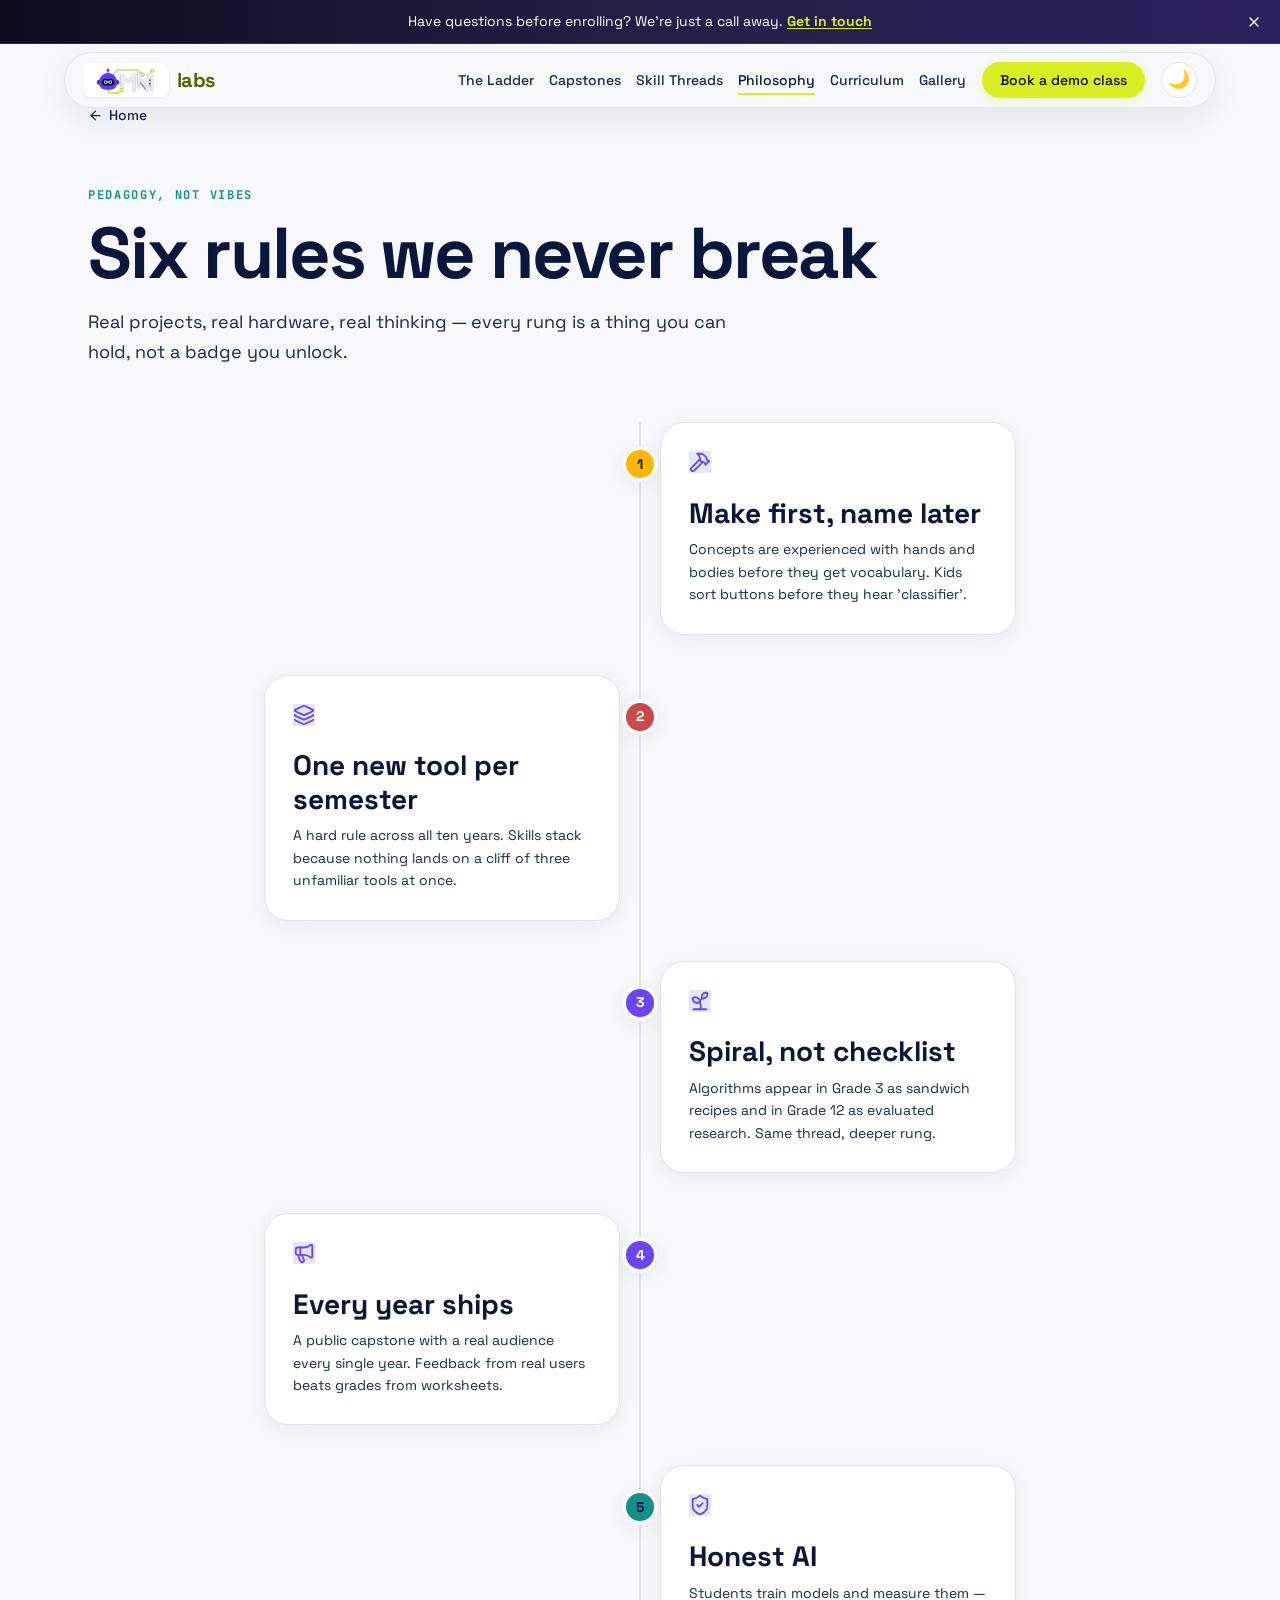
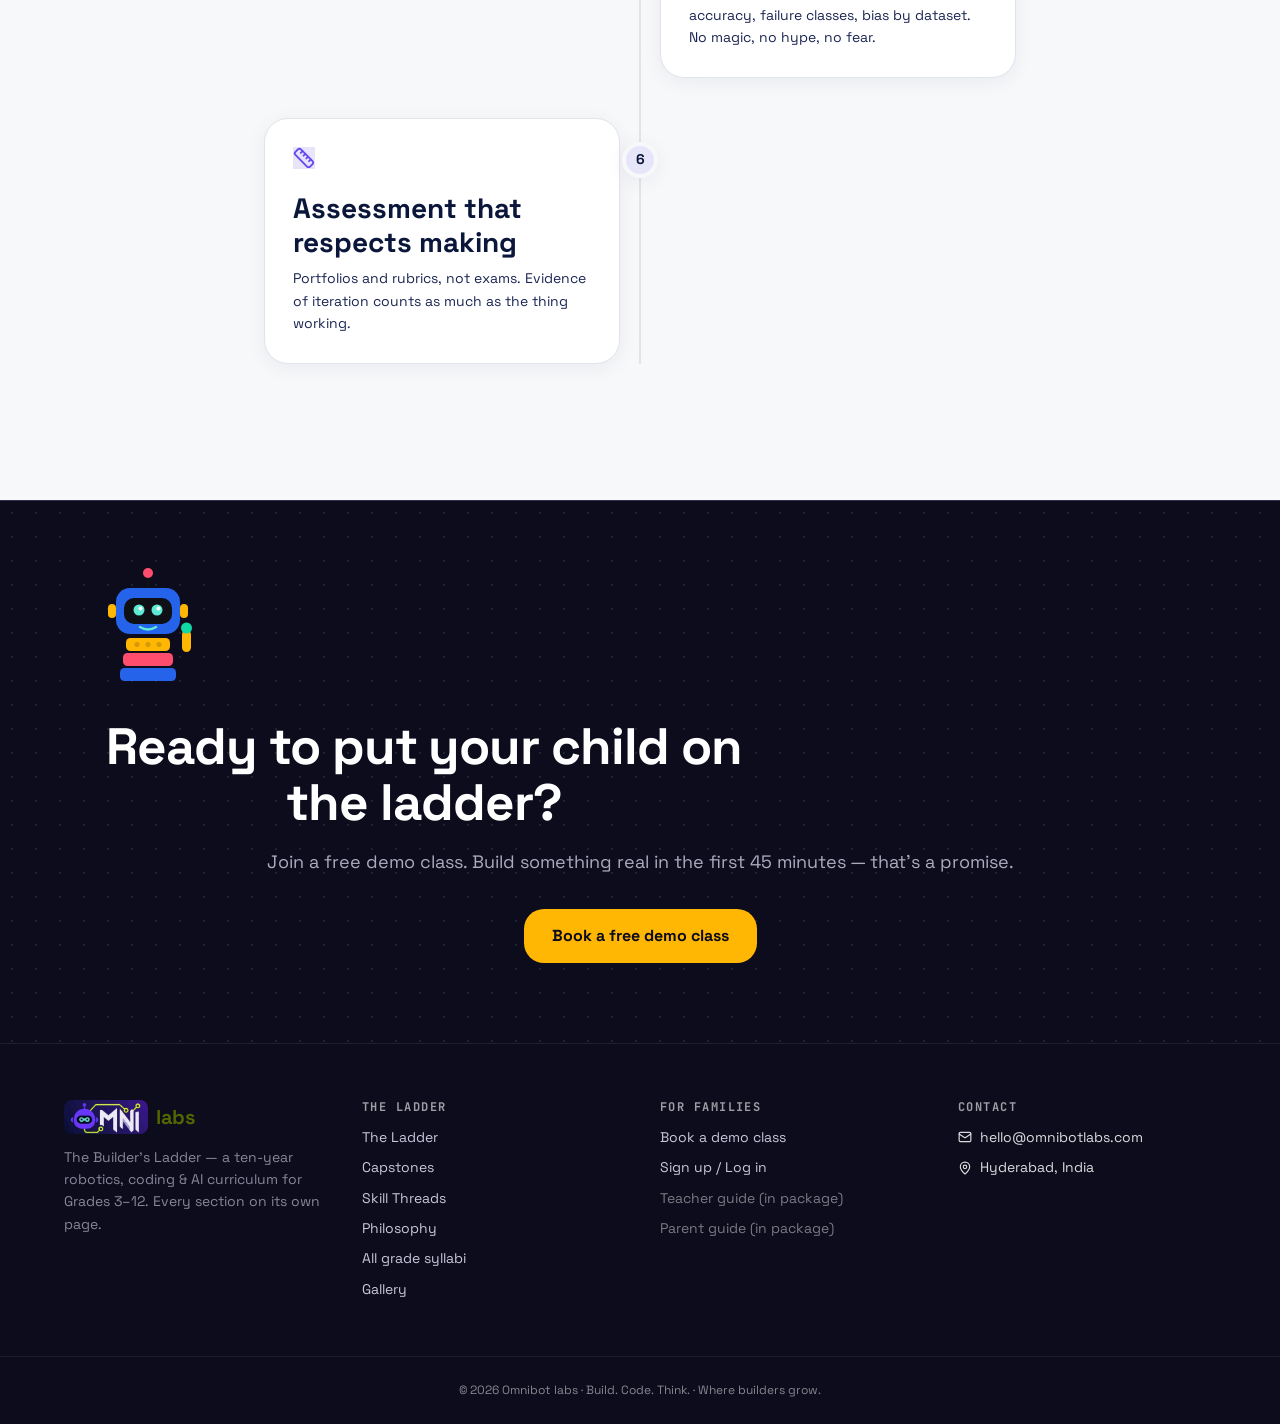
<file: philosophy.html>
<!DOCTYPE html>
<html lang="en">
<head>
  <meta charset="utf-8">
  <meta name="viewport" content="width=device-width, initial-scale=1">
  <title>Philosophy · Omnibot labs</title>
  <meta name="description" content="Six rules we never break: make first, name later; one new tool per semester; spiral, not checklist; every year ships; honest AI; assessment that respects making.">
  <meta property="og:title" content="Omnibot labs — Where builders grow">
  <meta property="og:description" content="A ten-year, project-based robotics, coding &amp; AI curriculum for Grades 3–12.">
  <meta property="og:type" content="website">
  <meta name="twitter:card" content="summary">
  <meta name="twitter:title" content="Omnibot labs — Where builders grow">
  <meta name="twitter:description" content="A ten-year, project-based robotics, coding &amp; AI curriculum for Grades 3–12.">
    <link rel="icon" type="image/svg+xml" href="data:image/svg+xml,%3Csvg xmlns='http://www.w3.org/2000/svg' viewBox='0 0 160 160'%3E%3Crect x='24' y='24' width='112' height='30' rx='10' fill='%236946F1'/%3E%3Crect x='24' y='65' width='82' height='30' rx='10' fill='%23E56661'/%3E%3Crect x='24' y='106' width='30' height='30' rx='10' fill='%23D9EF24'/%3E%3Ccircle cx='121' cy='121' r='15' fill='%2371DCCC'/%3E%3C/svg%3E">
  <link rel="stylesheet" href="css/style.css">
</head>
<body>

  <!-- Site Header / Navbar -->
  <header class="site-header">
    <nav class="nav-inner">
      <a class="logo" aria-label="Omnibot labs home" href="index.html">
        <img class="logo-img logo-light" src="assets/logo-light.jpeg" alt="Omnibot Labs" height="36">
        <img class="logo-img logo-dark" src="assets/logo-dark.png" alt="Omnibot Labs" height="36">
        <span class="logo-text"><span class="text-lime">labs</span></span>
      </a>
      <div class="nav-links">
        <a href="ladder.html">The Ladder</a>
        <a href="capstones.html">Capstones</a>
        <a href="threads.html">Skill Threads</a>
        <a href="philosophy.html" class="active">Philosophy</a>
        <a href="curriculum.html">Curriculum</a>
        <a href="gallery.html">Gallery</a>
        <a class="nav-cta" href="signup.html">Book a demo class</a>
        <button type="button" aria-label="Toggle dark mode" class="theme-toggle">🌙</button>
      </div>
      <button class="menu-btn" aria-expanded="false" aria-label="Open menu">
        <svg width="24" height="24" viewBox="0 0 24 24" fill="none" stroke="currentColor" stroke-width="2" stroke-linecap="round" stroke-linejoin="round">
          <path d="M4 5h16"></path><path d="M4 12h16"></path><path d="M4 19h16"></path>
        </svg>
      </button>
    </nav>
  </header>

  <!-- Mobile Drawer Menu -->
  <div class="mobile-menu">
    <a href="ladder.html">The Ladder</a>
    <a href="capstones.html">Capstones</a>
    <a href="threads.html">Skill Threads</a>
    <a href="philosophy.html">Philosophy</a>
    <a href="curriculum.html">Curriculum</a>
    <a href="gallery.html">Gallery</a>
    <a class="nav-cta" href="signup.html">Book a demo class</a>
    <div style="display:flex;align-items:center;justify-content:space-between;padding-top:1rem;">
      <span class="font-medium text-ink-soft">Dark / Light Mode</span>
      <button type="button" class="theme-toggle">🌙</button>
    </div>
  </div>

  <!-- Main Content -->
  <main>
    <div class="container page-top">
      <a class="back-link" href="index.html">
        <svg width="15" height="15" viewBox="0 0 24 24" fill="none" stroke="currentColor" stroke-width="2" stroke-linecap="round" stroke-linejoin="round">
          <path d="m12 19-7-7 7-7"></path><path d="M19 12H5"></path>
        </svg>
        Home
      </a>
    </div>

    <section id="philosophy" class="py-20" style="padding:3.5rem 0 6rem;">
      <div class="container">
        <div class="reveal">
          <p class="eyebrow text-mint">Pedagogy, not vibes</p>
          <h1 class="mt-3">Six rules we never break</h1>
          <p class="mt-4 max-w-2xl text-lg text-ink-soft">
            Real projects, real hardware, real thinking — every rung is a thing you can hold, not a badge you unlock.
          </p>
        </div>

        <!-- Alternating Timeline -->
        <div class="timeline" style="margin-top:3.5rem;">
          <div aria-hidden="true" class="timeline-line"></div>

          <!-- Rule 1 -->
          <div class="tl-item reveal">
            <span aria-hidden="true" class="tl-num bg-amber text-ink">1</span>
            <div class="tl-card spotlight-card">
              <span class="inline-flex h-11 w-11 items-center justify-center rounded-xl bg-sky text-violet">
                <svg width="22" height="22" viewBox="0 0 24 24" fill="none" stroke="currentColor" stroke-width="2" stroke-linecap="round" stroke-linejoin="round">
                  <path d="m15 12-9.373 9.373a1 1 0 0 1-3.001-3L12 9"></path>
                  <path d="m18 15 4-4"></path>
                  <path d="m21.5 11.5-1.914-1.914A2 2 0 0 1 19 8.172v-.344a2 2 0 0 0-.586-1.414l-1.657-1.657A6 6 0 0 0 12.516 3H9l1.243 1.243A6 6 0 0 1 12 8.485V10l2 2h1.172a2 2 0 0 1 1.414.586L18.5 14.5"></path>
                </svg>
              </span>
              <h3 class="mt-4 text-xl font-bold">Make first, name later</h3>
              <p class="mt-2 text-sm leading-relaxed text-ink-soft">
                Concepts are experienced with hands and bodies before they get vocabulary. Kids sort buttons before they hear 'classifier'.
              </p>
            </div>
          </div>

          <!-- Rule 2 -->
          <div class="tl-item reveal">
            <span aria-hidden="true" class="tl-num bg-coral text-white">2</span>
            <div class="tl-card spotlight-card">
              <span class="inline-flex h-11 w-11 items-center justify-center rounded-xl bg-sky text-violet">
                <svg width="22" height="22" viewBox="0 0 24 24" fill="none" stroke="currentColor" stroke-width="2" stroke-linecap="round" stroke-linejoin="round">
                  <path d="M12.83 2.18a2 2 0 0 0-1.66 0L2.6 6.08a1 1 0 0 0 0 1.83l8.58 3.91a2 2 0 0 0 1.66 0l8.58-3.9a1 1 0 0 0 0-1.83z"></path>
                  <path d="M2 12a1 1 0 0 0 .58.91l8.6 3.91a2 2 0 0 0 1.65 0l8.58-3.9A1 1 0 0 0 22 12"></path>
                  <path d="M2 17a1 1 0 0 0 .58.91l8.6 3.91a2 2 0 0 0 1.65 0l8.58-3.9A1 1 0 0 0 22 17"></path>
                </svg>
              </span>
              <h3 class="mt-4 text-xl font-bold">One new tool per semester</h3>
              <p class="mt-2 text-sm leading-relaxed text-ink-soft">
                A hard rule across all ten years. Skills stack because nothing lands on a cliff of three unfamiliar tools at once.
              </p>
            </div>
          </div>

          <!-- Rule 3 -->
          <div class="tl-item reveal">
            <span aria-hidden="true" class="tl-num bg-blue text-white">3</span>
            <div class="tl-card spotlight-card">
              <span class="inline-flex h-11 w-11 items-center justify-center rounded-xl bg-sky text-violet">
                <svg width="22" height="22" viewBox="0 0 24 24" fill="none" stroke="currentColor" stroke-width="2" stroke-linecap="round" stroke-linejoin="round">
                  <path d="M14 9.536V7a4 4 0 0 1 4-4h1.5a.5.5 0 0 1 .5.5V5a4 4 0 0 1-4 4 4 4 0 0 0-4 4c0 2 1 3 1 5a5 5 0 0 1-1 3"></path>
                  <path d="M4 9a5 5 0 0 1 8 4 5 5 0 0 1-8-4"></path>
                  <path d="M5 21h14"></path>
                </svg>
              </span>
              <h3 class="mt-4 text-xl font-bold">Spiral, not checklist</h3>
              <p class="mt-2 text-sm leading-relaxed text-ink-soft">
                Algorithms appear in Grade 3 as sandwich recipes and in Grade 12 as evaluated research. Same thread, deeper rung.
              </p>
            </div>
          </div>

          <!-- Rule 4 -->
          <div class="tl-item reveal">
            <span aria-hidden="true" class="tl-num bg-violet text-white">4</span>
            <div class="tl-card spotlight-card">
              <span class="inline-flex h-11 w-11 items-center justify-center rounded-xl bg-sky text-violet">
                <svg width="22" height="22" viewBox="0 0 24 24" fill="none" stroke="currentColor" stroke-width="2" stroke-linecap="round" stroke-linejoin="round">
                  <path d="M11 6a13 13 0 0 0 8.4-2.8A1 1 0 0 1 21 4v12a1 1 0 0 1-1.6.8A13 13 0 0 0 11 14H5a2 2 0 0 1-2-2V8a2 2 0 0 1 2-2z"></path>
                  <path d="M6 14a12 12 0 0 0 2.4 7.2 2 2 0 0 0 3.2-2.4A8 8 0 0 1 10 14"></path>
                  <path d="M8 6v8"></path>
                </svg>
              </span>
              <h3 class="mt-4 text-xl font-bold">Every year ships</h3>
              <p class="mt-2 text-sm leading-relaxed text-ink-soft">
                A public capstone with a real audience every single year. Feedback from real users beats grades from worksheets.
              </p>
            </div>
          </div>

          <!-- Rule 5 -->
          <div class="tl-item reveal">
            <span aria-hidden="true" class="tl-num bg-mint text-ink">5</span>
            <div class="tl-card spotlight-card">
              <span class="inline-flex h-11 w-11 items-center justify-center rounded-xl bg-sky text-violet">
                <svg width="22" height="22" viewBox="0 0 24 24" fill="none" stroke="currentColor" stroke-width="2" stroke-linecap="round" stroke-linejoin="round">
                  <path d="M20 13c0 5-3.5 7.5-7.66 8.95a1 1 0 0 1-.67-.01C7.5 20.5 4 18 4 13V6a1 1 0 0 1 1-1c2 0 4.5-1.2 6.24-2.72a1.17 1.17 0 0 1 1.52 0C14.51 3.81 17 5 19 5a1 1 0 0 1 1 1z"></path>
                  <path d="m9 12 2 2 4-4"></path>
                </svg>
              </span>
              <h3 class="mt-4 text-xl font-bold">Honest AI</h3>
              <p class="mt-2 text-sm leading-relaxed text-ink-soft">
                Students train models and measure them — accuracy, failure classes, bias by dataset. No magic, no hype, no fear.
              </p>
            </div>
          </div>

          <!-- Rule 6 -->
          <div class="tl-item reveal">
            <span aria-hidden="true" class="tl-num bg-sky text-ink">6</span>
            <div class="tl-card spotlight-card">
              <span class="inline-flex h-11 w-11 items-center justify-center rounded-xl bg-sky text-violet">
                <svg width="22" height="22" viewBox="0 0 24 24" fill="none" stroke="currentColor" stroke-width="2" stroke-linecap="round" stroke-linejoin="round">
                  <path d="M21.3 15.3a2.4 2.4 0 0 1 0 3.4l-2.6 2.6a2.4 2.4 0 0 1-3.4 0L2.7 8.7a2.41 2.41 0 0 1 0-3.4l2.6-2.6a2.41 2.41 0 0 1 3.4 0Z"></path>
                  <path d="m14.5 12.5 2-2"></path>
                  <path d="m11.5 9.5 2-2"></path>
                  <path d="m8.5 6.5 2-2"></path>
                  <path d="m17.5 15.5 2-2"></path>
                </svg>
              </span>
              <h3 class="mt-4 text-xl font-bold">Assessment that respects making</h3>
              <p class="mt-2 text-sm leading-relaxed text-ink-soft">
                Portfolios and rubrics, not exams. Evidence of iteration counts as much as the thing working.
              </p>
            </div>
          </div>

        </div>
      </div>
    </section>
  </main>

  <!-- Site Footer -->
  <footer class="site-footer">
    <div class="footer-cta bg-studs-dark">
      <div class="container footer-cta-inner">
        <!-- Robot mascot Funzo -->
        <svg viewBox="0 0 240 260" width="120" height="130" role="img" aria-label="Funzo, the Omnibot labs robot mascot" class="mascot-svg">
          <line x1="120" y1="46" x2="120" y2="22" stroke="#0e1016" stroke-width="8" stroke-linecap="round"></line>
          <circle cx="120" cy="16" r="10" fill="#ff4d6d"></circle>
          <rect x="56" y="46" width="128" height="92" rx="28" fill="#2563eb"></rect>
          <rect x="72" y="66" width="96" height="52" rx="20" fill="#0e1016"></rect>
          <g style="transform-origin: 50% 88px;">
            <circle cx="102" cy="90" r="11" fill="#5eead4"></circle>
            <circle cx="138" cy="90" r="11" fill="#5eead4"></circle>
            <circle cx="105" cy="87" r="4" fill="#ffffff"></circle>
            <circle cx="141" cy="87" r="4" fill="#ffffff"></circle>
          </g>
          <rect x="40" y="78" width="16" height="28" rx="8" fill="#ffb703"></rect>
          <rect x="184" y="78" width="16" height="28" rx="8" fill="#ffb703"></rect>
          <path d="M104 124 q16 10 32 0" stroke="#5eead4" stroke-width="5" fill="none" stroke-linecap="round"></path>
          <rect x="76" y="146" width="88" height="26" rx="9" fill="#ffb703"></rect>
          <rect x="70" y="176" width="100" height="26" rx="9" fill="#ff4d6d"></rect>
          <rect x="64" y="206" width="112" height="26" rx="9" fill="#2563eb"></rect>
          <circle cx="98" cy="159" r="5" fill="#0e1016" opacity="0.18"></circle>
          <circle cx="120" cy="159" r="5" fill="#0e1016" opacity="0.18"></circle>
          <circle cx="142" cy="159" r="5" fill="#0e1016" opacity="0.18"></circle>
          <g style="transform-origin: 196px 160px;">
            <rect x="188" y="130" width="18" height="44" rx="9" fill="#ffb703"></rect>
            <circle cx="197" cy="126" r="11" fill="#10d9a3"></circle>
          </g>
        </svg>
        <h2 class="mt-6 max-w-2xl text-white">Ready to put your child on the ladder?</h2>
        <p class="max-w-xl text-lg">Join a free demo class. Build something real in the first 45 minutes — that's a promise.</p>
        <a class="btn btn-amber mt-8" href="signup.html">Book a free demo class</a>
      </div>
    </div>

    <div class="container footer-grid">
      <div>
        <div class="logo">
          <img class="logo-img logo-footer" src="assets/logo-dark.png" alt="Omnibot Labs" height="34">
          <span class="logo-text text-white"><span class="text-lime">labs</span></span>
        </div>
        <p class="mt-3 text-sm text-paper" style="opacity:0.65;max-width:20rem;">
          The Builder's Ladder — a ten-year robotics, coding &amp; AI curriculum for Grades 3–12. Every section on its own page.
        </p>
      </div>

      <nav aria-label="Curriculum navigation">
        <h3>The Ladder</h3>
        <ul>
          <li><a href="ladder.html">The Ladder</a></li>
          <li><a href="capstones.html">Capstones</a></li>
          <li><a href="threads.html">Skill Threads</a></li>
          <li><a href="philosophy.html">Philosophy</a></li>
          <li><a href="curriculum.html">All grade syllabi</a></li>
          <li><a href="gallery.html">Gallery</a></li>
        </ul>
      </nav>

      <nav aria-label="For families">
        <h3>For families</h3>
        <ul>
          <li><a href="signup.html">Book a demo class</a></li>
          <li><a href="signup.html">Sign up / Log in</a></li>
          <li><span class="muted">Teacher guide (in package)</span></li>
          <li><span class="muted">Parent guide (in package)</span></li>
        </ul>
      </nav>

      <div>
        <h3>Contact</h3>
        <ul class="footer-contact">
          <li>
            <svg width="14" height="14" viewBox="0 0 24 24" fill="none" stroke="currentColor" stroke-width="2" stroke-linecap="round" stroke-linejoin="round">
              <path d="m22 7-8.991 5.727a2 2 0 0 1-2.009 0L2 7"></path>
              <rect x="2" y="4" width="20" height="16" rx="2"></rect>
            </svg>
            hello@omnibotlabs.com
          </li>
          <li>
            <svg width="14" height="14" viewBox="0 0 24 24" fill="none" stroke="currentColor" stroke-width="2" stroke-linecap="round" stroke-linejoin="round">
              <path d="M20 10c0 4.993-5.539 10.193-7.399 11.799a1 1 0 0 1-1.202 0C9.539 20.193 4 14.993 4 10a8 8 0 0 1 16 0"></path>
              <circle cx="12" cy="10" r="3"></circle>
            </svg>
            Hyderabad, India
          </li>
        </ul>
      </div>
    </div>

    <div class="footer-bottom">
      © 2026 Omnibot labs · Build. Code. Think. · Where builders grow.
    </div>
  </footer>

  <script src="js/main.js"></script>
</body>
</html>
</file>
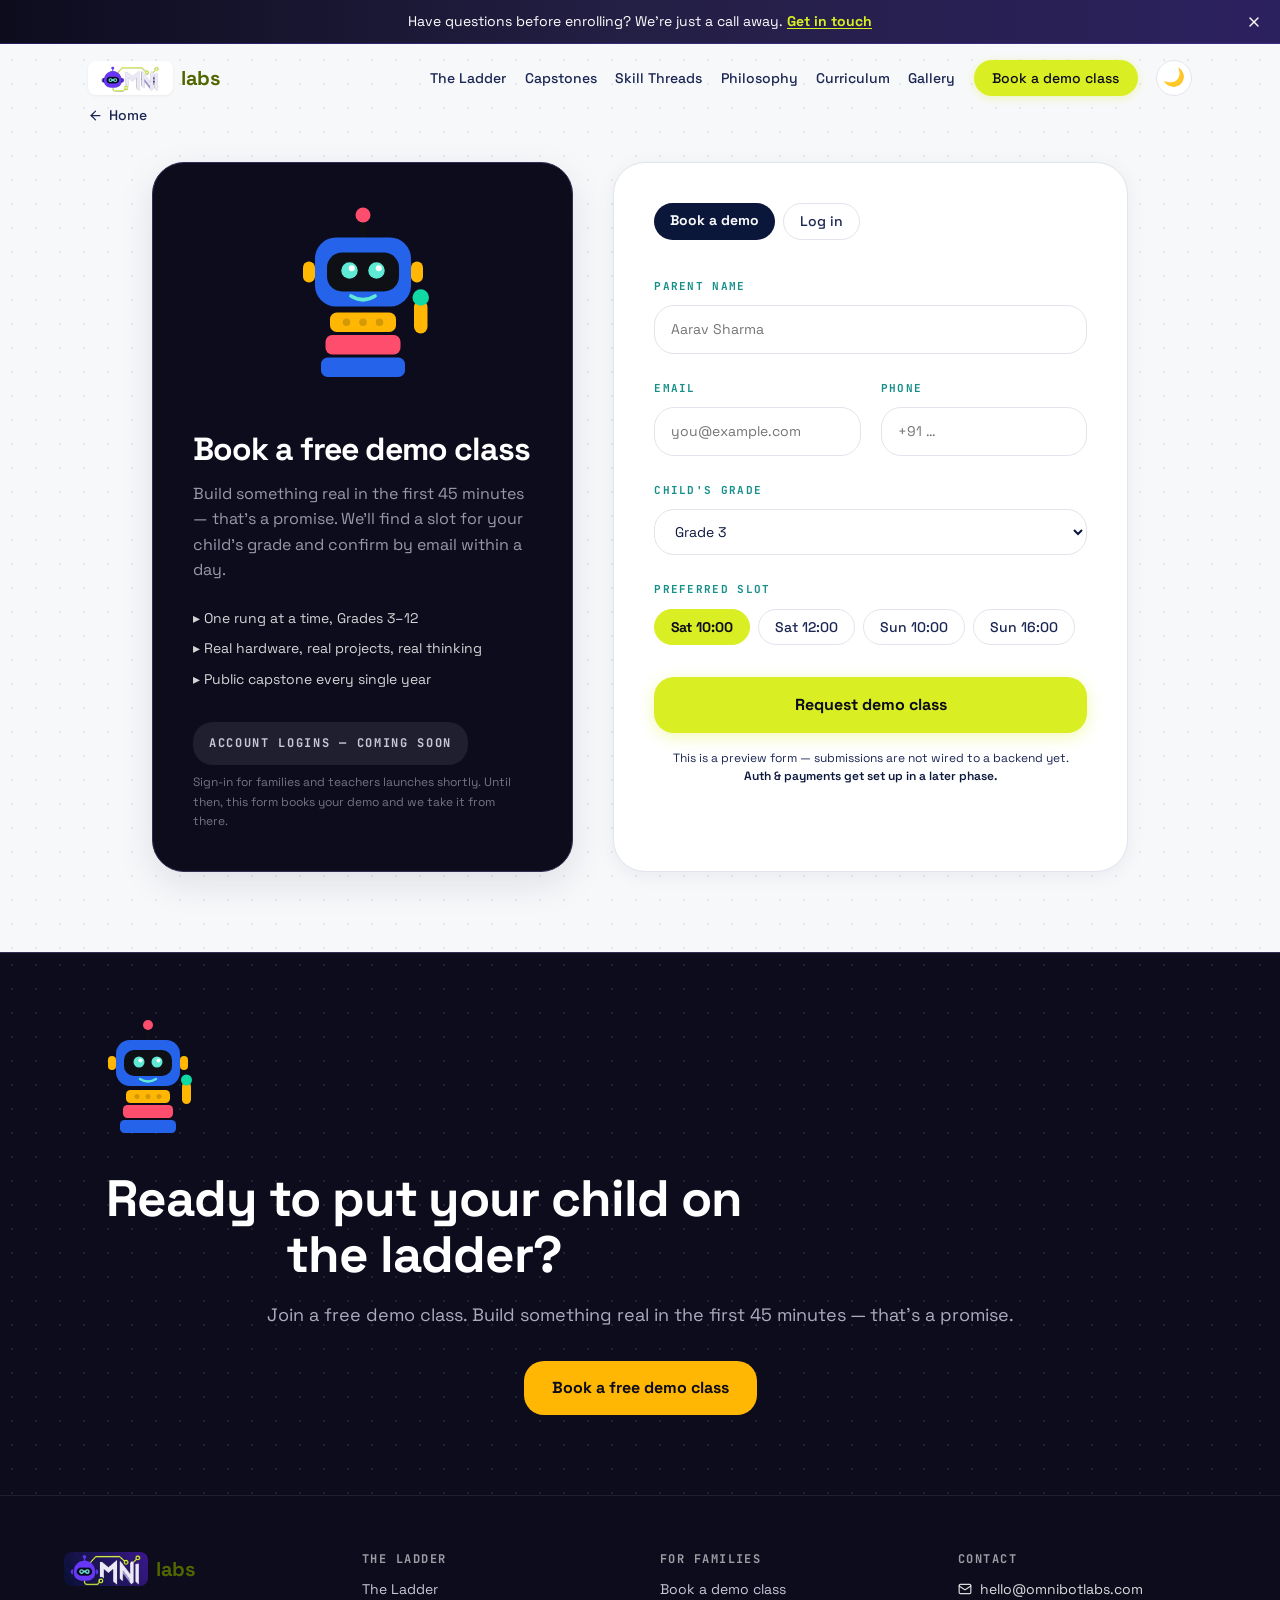
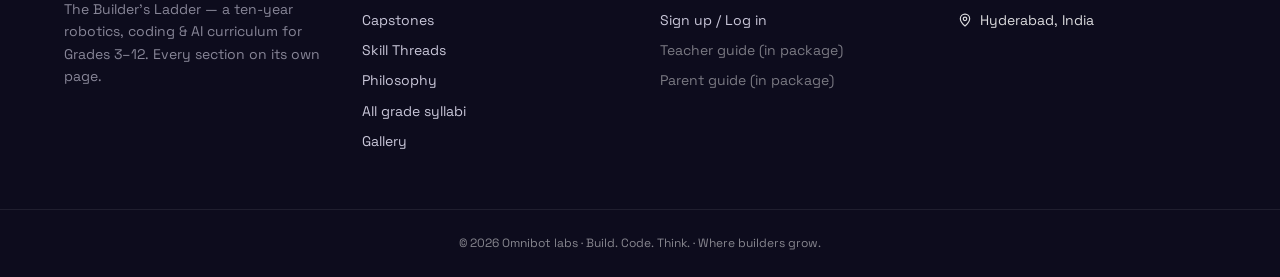
<file: signup.html>
<!DOCTYPE html>
<html lang="en">
<head>
  <meta charset="utf-8">
  <meta name="viewport" content="width=device-width, initial-scale=1">
  <title>Sign up / Log in · Omnibot labs</title>
  <meta name="description" content="Book a free demo class for the Omnibot Labs Builder's Ladder — robotics, coding &amp; AI for Grades 3–12. Account logins are coming soon.">
  <meta property="og:title" content="Omnibot labs — Where builders grow">
  <meta property="og:description" content="A ten-year, project-based robotics, coding &amp; AI curriculum for Grades 3–12.">
  <meta property="og:type" content="website">
  <meta name="twitter:card" content="summary">
  <meta name="twitter:title" content="Omnibot labs — Where builders grow">
  <meta name="twitter:description" content="A ten-year, project-based robotics, coding &amp; AI curriculum for Grades 3–12.">
    <link rel="icon" type="image/svg+xml" href="data:image/svg+xml,%3Csvg xmlns='http://www.w3.org/2000/svg' viewBox='0 0 160 160'%3E%3Crect x='24' y='24' width='112' height='30' rx='10' fill='%236946F1'/%3E%3Crect x='24' y='65' width='82' height='30' rx='10' fill='%23E56661'/%3E%3Crect x='24' y='106' width='30' height='30' rx='10' fill='%23D9EF24'/%3E%3Ccircle cx='121' cy='121' r='15' fill='%2371DCCC'/%3E%3C/svg%3E">
  <link rel="stylesheet" href="css/style.css">
</head>
<body>

  <!-- Site Header / Navbar -->
  <header class="site-header">
    <nav class="nav-inner">
      <a class="logo" aria-label="Omnibot labs home" href="index.html">
        <img class="logo-img logo-light" src="assets/logo-light.jpeg" alt="Omnibot Labs" height="36">
        <img class="logo-img logo-dark" src="assets/logo-dark.png" alt="Omnibot Labs" height="36">
        <span class="logo-text"><span class="text-lime">labs</span></span>
      </a>
      <div class="nav-links">
        <a href="ladder.html">The Ladder</a>
        <a href="capstones.html">Capstones</a>
        <a href="threads.html">Skill Threads</a>
        <a href="philosophy.html">Philosophy</a>
        <a href="curriculum.html">Curriculum</a>
        <a href="gallery.html">Gallery</a>
        <a class="nav-cta" href="signup.html">Book a demo class</a>
        <button type="button" aria-label="Toggle dark mode" class="theme-toggle">🌙</button>
      </div>
      <button class="menu-btn" aria-expanded="false" aria-label="Open menu">
        <svg width="24" height="24" viewBox="0 0 24 24" fill="none" stroke="currentColor" stroke-width="2" stroke-linecap="round" stroke-linejoin="round">
          <path d="M4 5h16"></path><path d="M4 12h16"></path><path d="M4 19h16"></path>
        </svg>
      </button>
    </nav>
  </header>

  <!-- Mobile Drawer Menu -->
  <div class="mobile-menu">
    <a href="ladder.html">The Ladder</a>
    <a href="capstones.html">Capstones</a>
    <a href="threads.html">Skill Threads</a>
    <a href="philosophy.html">Philosophy</a>
    <a href="curriculum.html">Curriculum</a>
    <a href="gallery.html">Gallery</a>
    <a class="nav-cta" href="signup.html">Book a demo class</a>
    <div style="display:flex;align-items:center;justify-content:space-between;padding-top:1rem;">
      <span class="font-medium text-ink-soft">Dark / Light Mode</span>
      <button type="button" class="theme-toggle">🌙</button>
    </div>
  </div>

  <!-- Main Content -->
  <main class="bg-studs" style="padding-bottom:5rem;">
    <div class="container page-top">
      <a class="back-link" href="index.html">
        <svg width="15" height="15" viewBox="0 0 24 24" fill="none" stroke="currentColor" stroke-width="2" stroke-linecap="round" stroke-linejoin="round">
          <path d="m12 19-7-7 7-7"></path><path d="M19 12H5"></path>
        </svg>
        Home
      </a>
    </div>

    <div class="container" style="max-width:64rem;margin-top:2rem;">
      <div class="signup-grid reveal">

        <!-- Left Column: Info & Mascot -->
        <div class="signup-info glow-box">
          <svg viewBox="0 0 240 260" width="180" height="195" style="margin:0 auto;" role="img" aria-label="Funzo, the Omnibot labs robot mascot" class="mascot-svg">
            <line x1="120" y1="46" x2="120" y2="22" stroke="#0e1016" stroke-width="8" stroke-linecap="round"></line>
            <circle cx="120" cy="16" r="10" fill="#ff4d6d"></circle>
            <rect x="56" y="46" width="128" height="92" rx="28" fill="#2563eb"></rect>
            <rect x="72" y="66" width="96" height="52" rx="20" fill="#0e1016"></rect>
            <g style="transform-origin: 50% 88px;">
              <circle cx="102" cy="90" r="11" fill="#5eead4"></circle>
              <circle cx="138" cy="90" r="11" fill="#5eead4"></circle>
              <circle cx="105" cy="87" r="4" fill="#ffffff"></circle>
              <circle cx="141" cy="87" r="4" fill="#ffffff"></circle>
            </g>
            <rect x="40" y="78" width="16" height="28" rx="8" fill="#ffb703"></rect>
            <rect x="184" y="78" width="16" height="28" rx="8" fill="#ffb703"></rect>
            <path d="M104 124 q16 10 32 0" stroke="#5eead4" stroke-width="5" fill="none" stroke-linecap="round"></path>
            <rect x="76" y="146" width="88" height="26" rx="9" fill="#ffb703"></rect>
            <rect x="70" y="176" width="100" height="26" rx="9" fill="#ff4d6d"></rect>
            <rect x="64" y="206" width="112" height="26" rx="9" fill="#2563eb"></rect>
            <circle cx="98" cy="159" r="5" fill="#0e1016" opacity="0.18"></circle>
            <circle cx="120" cy="159" r="5" fill="#0e1016" opacity="0.18"></circle>
            <circle cx="142" cy="159" r="5" fill="#0e1016" opacity="0.18"></circle>
            <g style="transform-origin: 196px 160px;">
              <rect x="188" y="130" width="18" height="44" rx="9" fill="#ffb703"></rect>
              <circle cx="197" cy="126" r="11" fill="#10d9a3"></circle>
            </g>
          </svg>

          <h1 class="mt-8 text-3xl font-bold" style="font-size:2rem;line-height:1.2;">Book a free demo class</h1>
          <p class="mt-3 text-paper" style="opacity:0.75;line-height:1.6;">
            Build something real in the first 45 minutes — that's a promise. We'll find a slot for your child's grade and confirm by email within a day.
          </p>

          <ul class="mt-6 space-y-2 text-sm text-paper" style="opacity:0.85;display:flex;flex-direction:column;gap:0.5rem;">
            <li>▸ One rung at a time, Grades 3–12</li>
            <li>▸ Real hardware, real projects, real thinking</li>
            <li>▸ Public capstone every single year</li>
          </ul>

          <p class="eyebrow text-mint mt-8" style="background:rgba(255,255,255,0.08);padding:0.75rem 1rem;border-radius:var(--r-xl);display:inline-block;">
            Account logins — coming soon
          </p>
          <p class="mt-2 text-xs text-paper" style="opacity:0.55;line-height:1.6;">
            Sign-in for families and teachers launches shortly. Until then, this form books your demo and we take it from there.
          </p>
        </div>

        <!-- Right Column: Interactive Form -->
        <div class="signup-form spotlight-card">
          <div class="tab-pills">
            <span class="tab-pill active">Book a demo</span>
            <span class="tab-pill">Log in</span>
          </div>

          <form onsubmit="event.preventDefault(); alert('Demo request received! We will confirm by email within 24 hours.');">
            <div style="margin-top:2rem;">
              <label for="parent-name" class="form-label">Parent name</label>
              <input id="parent-name" type="text" placeholder="Aarav Sharma" class="form-input" required>
            </div>

            <div class="form-row two-col">
              <div>
                <label for="parent-email" class="form-label">Email</label>
                <input id="parent-email" type="email" placeholder="you@example.com" class="form-input" required>
              </div>
              <div>
                <label for="parent-phone" class="form-label">Phone</label>
                <input id="parent-phone" type="tel" placeholder="+91 …" class="form-input" required>
              </div>
            </div>

            <div style="margin-top:1.25rem;">
              <label for="child-grade" class="form-label">Child's grade</label>
              <select id="child-grade" class="form-input">
                <option value="3">Grade 3</option>
                <option value="4">Grade 4</option>
                <option value="5">Grade 5</option>
                <option value="6">Grade 6</option>
                <option value="7">Grade 7</option>
                <option value="8">Grade 8</option>
                <option value="9">Grade 9</option>
                <option value="10">Grade 10</option>
                <option value="11">Grade 11</option>
                <option value="12">Grade 12</option>
              </select>
            </div>

            <div style="margin-top:1.25rem;">
              <span class="form-label">Preferred slot</span>
              <div class="slot-pills">
                <button type="button" class="slot-pill selected">Sat 10:00</button>
                <button type="button" class="slot-pill">Sat 12:00</button>
                <button type="button" class="slot-pill">Sun 10:00</button>
                <button type="button" class="slot-pill">Sun 16:00</button>
              </div>
            </div>

            <button type="submit" class="btn btn-primary btn-block mt-8" style="width:100%;margin-top:2rem;text-align:center;">
              Request demo class
            </button>
          </form>

          <p class="mt-4 text-center text-xs text-ink-soft" style="margin-top:1rem;text-align:center;line-height:1.5;">
            This is a preview form — submissions are not wired to a backend yet.<br>
            <span class="font-semibold text-ink">Auth &amp; payments get set up in a later phase.</span>
          </p>
        </div>

      </div>
    </div>
  </main>

  <!-- Site Footer -->
  <footer class="site-footer">
    <div class="footer-cta bg-studs-dark">
      <div class="container footer-cta-inner">
        <!-- Robot mascot Funzo -->
        <svg viewBox="0 0 240 260" width="120" height="130" role="img" aria-label="Funzo, the Omnibot labs robot mascot" class="mascot-svg">
          <line x1="120" y1="46" x2="120" y2="22" stroke="#0e1016" stroke-width="8" stroke-linecap="round"></line>
          <circle cx="120" cy="16" r="10" fill="#ff4d6d"></circle>
          <rect x="56" y="46" width="128" height="92" rx="28" fill="#2563eb"></rect>
          <rect x="72" y="66" width="96" height="52" rx="20" fill="#0e1016"></rect>
          <g style="transform-origin: 50% 88px;">
            <circle cx="102" cy="90" r="11" fill="#5eead4"></circle>
            <circle cx="138" cy="90" r="11" fill="#5eead4"></circle>
            <circle cx="105" cy="87" r="4" fill="#ffffff"></circle>
            <circle cx="141" cy="87" r="4" fill="#ffffff"></circle>
          </g>
          <rect x="40" y="78" width="16" height="28" rx="8" fill="#ffb703"></rect>
          <rect x="184" y="78" width="16" height="28" rx="8" fill="#ffb703"></rect>
          <path d="M104 124 q16 10 32 0" stroke="#5eead4" stroke-width="5" fill="none" stroke-linecap="round"></path>
          <rect x="76" y="146" width="88" height="26" rx="9" fill="#ffb703"></rect>
          <rect x="70" y="176" width="100" height="26" rx="9" fill="#ff4d6d"></rect>
          <rect x="64" y="206" width="112" height="26" rx="9" fill="#2563eb"></rect>
          <circle cx="98" cy="159" r="5" fill="#0e1016" opacity="0.18"></circle>
          <circle cx="120" cy="159" r="5" fill="#0e1016" opacity="0.18"></circle>
          <circle cx="142" cy="159" r="5" fill="#0e1016" opacity="0.18"></circle>
          <g style="transform-origin: 196px 160px;">
            <rect x="188" y="130" width="18" height="44" rx="9" fill="#ffb703"></rect>
            <circle cx="197" cy="126" r="11" fill="#10d9a3"></circle>
          </g>
        </svg>
        <h2 class="mt-6 max-w-2xl text-white">Ready to put your child on the ladder?</h2>
        <p class="max-w-xl text-lg">Join a free demo class. Build something real in the first 45 minutes — that's a promise.</p>
        <a class="btn btn-amber mt-8" href="signup.html">Book a free demo class</a>
      </div>
    </div>

    <div class="container footer-grid">
      <div>
        <div class="logo">
          <img class="logo-img logo-footer" src="assets/logo-dark.png" alt="Omnibot Labs" height="34">
          <span class="logo-text text-white"><span class="text-lime">labs</span></span>
        </div>
        <p class="mt-3 text-sm text-paper" style="opacity:0.65;max-width:20rem;">
          The Builder's Ladder — a ten-year robotics, coding &amp; AI curriculum for Grades 3–12. Every section on its own page.
        </p>
      </div>

      <nav aria-label="Curriculum navigation">
        <h3>The Ladder</h3>
        <ul>
          <li><a href="ladder.html">The Ladder</a></li>
          <li><a href="capstones.html">Capstones</a></li>
          <li><a href="threads.html">Skill Threads</a></li>
          <li><a href="philosophy.html">Philosophy</a></li>
          <li><a href="curriculum.html">All grade syllabi</a></li>
          <li><a href="gallery.html">Gallery</a></li>
        </ul>
      </nav>

      <nav aria-label="For families">
        <h3>For families</h3>
        <ul>
          <li><a href="signup.html">Book a demo class</a></li>
          <li><a href="signup.html">Sign up / Log in</a></li>
          <li><span class="muted">Teacher guide (in package)</span></li>
          <li><span class="muted">Parent guide (in package)</span></li>
        </ul>
      </nav>

      <div>
        <h3>Contact</h3>
        <ul class="footer-contact">
          <li>
            <svg width="14" height="14" viewBox="0 0 24 24" fill="none" stroke="currentColor" stroke-width="2" stroke-linecap="round" stroke-linejoin="round">
              <path d="m22 7-8.991 5.727a2 2 0 0 1-2.009 0L2 7"></path>
              <rect x="2" y="4" width="20" height="16" rx="2"></rect>
            </svg>
            hello@omnibotlabs.com
          </li>
          <li>
            <svg width="14" height="14" viewBox="0 0 24 24" fill="none" stroke="currentColor" stroke-width="2" stroke-linecap="round" stroke-linejoin="round">
              <path d="M20 10c0 4.993-5.539 10.193-7.399 11.799a1 1 0 0 1-1.202 0C9.539 20.193 4 14.993 4 10a8 8 0 0 1 16 0"></path>
              <circle cx="12" cy="10" r="3"></circle>
            </svg>
            Hyderabad, India
          </li>
        </ul>
      </div>
    </div>

    <div class="footer-bottom">
      © 2026 Omnibot labs · Build. Code. Think. · Where builders grow.
    </div>
  </footer>

  <script src="js/main.js"></script>
</body>
</html>
</file>
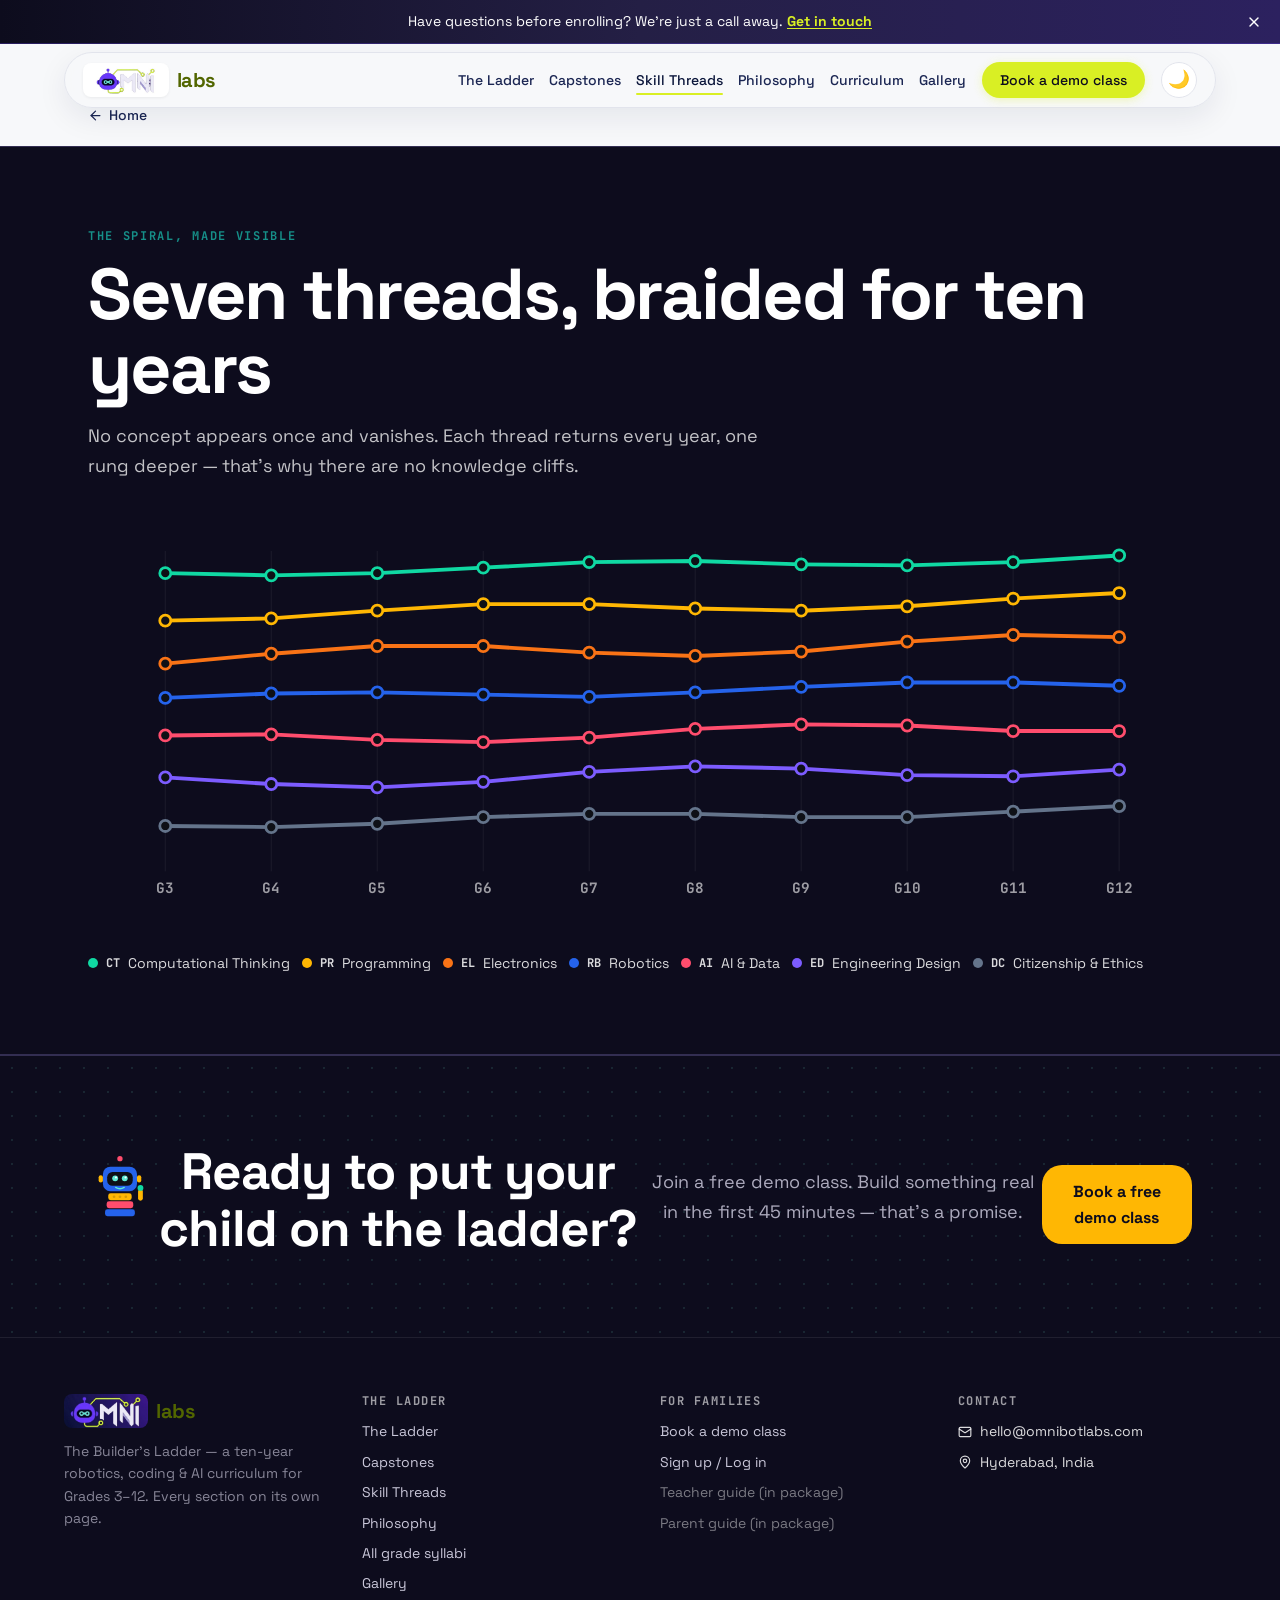
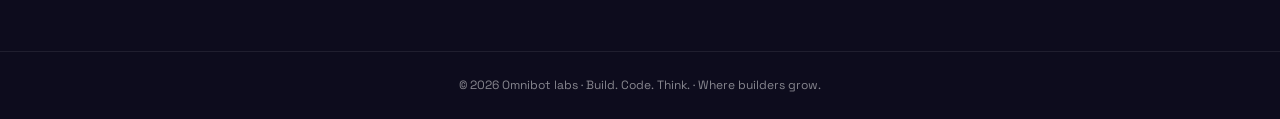
<file: threads.html>
<!DOCTYPE html>
<html lang="en">
<head>
  <meta charset="utf-8">
  <meta name="viewport" content="width=device-width, initial-scale=1">
  <title>Skill Threads · Omnibot labs</title>
  <meta name="description" content="Seven skill threads — computational thinking, programming, electronics, robotics, AI &amp; data, engineering design, citizenship &amp; ethics — braided across all ten grades.">
  <meta property="og:title" content="Omnibot labs — Where builders grow">
  <meta property="og:description" content="A ten-year, project-based robotics, coding &amp; AI curriculum for Grades 3–12.">
  <meta property="og:type" content="website">
  <meta name="twitter:card" content="summary">
  <meta name="twitter:title" content="Omnibot labs — Where builders grow">
  <meta name="twitter:description" content="A ten-year, project-based robotics, coding &amp; AI curriculum for Grades 3–12.">
    <link rel="icon" type="image/svg+xml" href="data:image/svg+xml,%3Csvg xmlns='http://www.w3.org/2000/svg' viewBox='0 0 160 160'%3E%3Crect x='24' y='24' width='112' height='30' rx='10' fill='%236946F1'/%3E%3Crect x='24' y='65' width='82' height='30' rx='10' fill='%23E56661'/%3E%3Crect x='24' y='106' width='30' height='30' rx='10' fill='%23D9EF24'/%3E%3Ccircle cx='121' cy='121' r='15' fill='%2371DCCC'/%3E%3C/svg%3E">
  <link rel="stylesheet" href="css/style.css">
</head>
<body>

  <!-- Site Header / Navbar -->
  <header class="site-header">
    <nav class="nav-inner">
      <a class="logo" aria-label="Omnibot labs home" href="index.html">
        <img class="logo-img logo-light" src="assets/logo-light.jpeg" alt="Omnibot Labs" height="36">
        <img class="logo-img logo-dark" src="assets/logo-dark.png" alt="Omnibot Labs" height="36">
        <span class="logo-text"><span class="text-lime">labs</span></span>
      </a>
      <div class="nav-links">
        <a href="ladder.html">The Ladder</a>
        <a href="capstones.html">Capstones</a>
        <a href="threads.html" class="active">Skill Threads</a>
        <a href="philosophy.html">Philosophy</a>
        <a href="curriculum.html">Curriculum</a>
        <a href="gallery.html">Gallery</a>
        <a class="nav-cta" href="signup.html">Book a demo class</a>
        <button type="button" aria-label="Toggle dark mode" class="theme-toggle">🌙</button>
      </div>
      <button class="menu-btn" aria-expanded="false" aria-label="Open menu">
        <svg width="24" height="24" viewBox="0 0 24 24" fill="none" stroke="currentColor" stroke-width="2" stroke-linecap="round" stroke-linejoin="round">
          <path d="M4 5h16"></path><path d="M4 12h16"></path><path d="M4 19h16"></path>
        </svg>
      </button>
    </nav>
  </header>

  <!-- Mobile Drawer Menu -->
  <div class="mobile-menu">
    <a href="ladder.html">The Ladder</a>
    <a href="capstones.html">Capstones</a>
    <a href="threads.html">Skill Threads</a>
    <a href="philosophy.html">Philosophy</a>
    <a href="curriculum.html">Curriculum</a>
    <a href="gallery.html">Gallery</a>
    <a class="nav-cta" href="signup.html">Book a demo class</a>
    <div style="display:flex;align-items:center;justify-content:space-between;padding-top:1rem;">
      <span class="font-medium text-ink-soft">Dark / Light Mode</span>
      <button type="button" class="theme-toggle">🌙</button>
    </div>
  </div>

  <!-- Main Content -->
  <main>
    <div class="container page-top">
      <a class="back-link" href="index.html">
        <svg width="15" height="15" viewBox="0 0 24 24" fill="none" stroke="currentColor" stroke-width="2" stroke-linecap="round" stroke-linejoin="round">
          <path d="m12 19-7-7 7-7"></path><path d="M19 12H5"></path>
        </svg>
        Home
      </a>
    </div>

    <section id="threads" class="threads-section mt-4">
      <div class="container">
        <div class="reveal">
          <p class="eyebrow text-mint">The spiral, made visible</p>
          <h1 class="mt-3 text-white">Seven threads, braided for ten years</h1>
          <p class="mt-4 max-w-2xl text-lg text-white" style="opacity:0.75;">
            No concept appears once and vanishes. Each thread returns every year, one rung deeper — that's why there are no knowledge cliffs.
          </p>
        </div>

        <!-- SVG Spiral Chart -->
        <div class="threads-chart reveal">
          <svg viewBox="0 0 1000 340" role="img" aria-label="Seven skill threads rising across grades 3 to 12">
            <!-- Grid Lines and Grade Labels -->
            <g><text x="70" y="330" text-anchor="middle" fill="rgba(255,255,255,0.6)" font-size="13" font-family="var(--font-mono)" font-weight="700">G3</text><line x1="70" y1="20" x2="70" y2="310" stroke="rgba(255,255,255,0.06)" stroke-width="1"></line></g>
            <g><text x="166" y="330" text-anchor="middle" fill="rgba(255,255,255,0.6)" font-size="13" font-family="var(--font-mono)" font-weight="700">G4</text><line x1="166" y1="20" x2="166" y2="310" stroke="rgba(255,255,255,0.06)" stroke-width="1"></line></g>
            <g><text x="262" y="330" text-anchor="middle" fill="rgba(255,255,255,0.6)" font-size="13" font-family="var(--font-mono)" font-weight="700">G5</text><line x1="262" y1="20" x2="262" y2="310" stroke="rgba(255,255,255,0.06)" stroke-width="1"></line></g>
            <g><text x="358" y="330" text-anchor="middle" fill="rgba(255,255,255,0.6)" font-size="13" font-family="var(--font-mono)" font-weight="700">G6</text><line x1="358" y1="20" x2="358" y2="310" stroke="rgba(255,255,255,0.06)" stroke-width="1"></line></g>
            <g><text x="454" y="330" text-anchor="middle" fill="rgba(255,255,255,0.6)" font-size="13" font-family="var(--font-mono)" font-weight="700">G7</text><line x1="454" y1="20" x2="454" y2="310" stroke="rgba(255,255,255,0.06)" stroke-width="1"></line></g>
            <g><text x="550" y="330" text-anchor="middle" fill="rgba(255,255,255,0.6)" font-size="13" font-family="var(--font-mono)" font-weight="700">G8</text><line x1="550" y1="20" x2="550" y2="310" stroke="rgba(255,255,255,0.06)" stroke-width="1"></line></g>
            <g><text x="646" y="330" text-anchor="middle" fill="rgba(255,255,255,0.6)" font-size="13" font-family="var(--font-mono)" font-weight="700">G9</text><line x1="646" y1="20" x2="646" y2="310" stroke="rgba(255,255,255,0.06)" stroke-width="1"></line></g>
            <g><text x="742" y="330" text-anchor="middle" fill="rgba(255,255,255,0.6)" font-size="13" font-family="var(--font-mono)" font-weight="700">G10</text><line x1="742" y1="20" x2="742" y2="310" stroke="rgba(255,255,255,0.06)" stroke-width="1"></line></g>
            <g><text x="838" y="330" text-anchor="middle" fill="rgba(255,255,255,0.6)" font-size="13" font-family="var(--font-mono)" font-weight="700">G11</text><line x1="838" y1="20" x2="838" y2="310" stroke="rgba(255,255,255,0.06)" stroke-width="1"></line></g>
            <g><text x="934" y="330" text-anchor="middle" fill="rgba(255,255,255,0.6)" font-size="13" font-family="var(--font-mono)" font-weight="700">G12</text><line x1="934" y1="20" x2="934" y2="310" stroke="rgba(255,255,255,0.06)" stroke-width="1"></line></g>

            <!-- Thread 1: Computational Thinking (Mint #10d9a3) -->
            <g>
              <path d="M 70 40 L 166 42 L 262 40 L 358 35 L 454 30 L 550 29 L 646 32 L 742 33 L 838 30 L 934 24" fill="none" stroke="#10d9a3" stroke-width="3.5" stroke-linecap="round"></path>
              <circle cx="70" cy="40" r="5" fill="#0e1016" stroke="#10d9a3" stroke-width="2.5"></circle>
              <circle cx="166" cy="42" r="5" fill="#0e1016" stroke="#10d9a3" stroke-width="2.5"></circle>
              <circle cx="262" cy="40" r="5" fill="#0e1016" stroke="#10d9a3" stroke-width="2.5"></circle>
              <circle cx="358" cy="35" r="5" fill="#0e1016" stroke="#10d9a3" stroke-width="2.5"></circle>
              <circle cx="454" cy="30" r="5" fill="#0e1016" stroke="#10d9a3" stroke-width="2.5"></circle>
              <circle cx="550" cy="29" r="5" fill="#0e1016" stroke="#10d9a3" stroke-width="2.5"></circle>
              <circle cx="646" cy="32" r="5" fill="#0e1016" stroke="#10d9a3" stroke-width="2.5"></circle>
              <circle cx="742" cy="33" r="5" fill="#0e1016" stroke="#10d9a3" stroke-width="2.5"></circle>
              <circle cx="838" cy="30" r="5" fill="#0e1016" stroke="#10d9a3" stroke-width="2.5"></circle>
              <circle cx="934" cy="24" r="5" fill="#0e1016" stroke="#10d9a3" stroke-width="2.5"></circle>
            </g>

            <!-- Thread 2: Programming (Amber #ffb703) -->
            <g>
              <path d="M 70 83 L 166 81 L 262 74 L 358 68 L 454 68 L 550 72 L 646 74 L 742 70 L 838 63 L 934 58" fill="none" stroke="#ffb703" stroke-width="3.5" stroke-linecap="round"></path>
              <circle cx="70" cy="83" r="5" fill="#0e1016" stroke="#ffb703" stroke-width="2.5"></circle>
              <circle cx="166" cy="81" r="5" fill="#0e1016" stroke="#ffb703" stroke-width="2.5"></circle>
              <circle cx="262" cy="74" r="5" fill="#0e1016" stroke="#ffb703" stroke-width="2.5"></circle>
              <circle cx="358" cy="68" r="5" fill="#0e1016" stroke="#ffb703" stroke-width="2.5"></circle>
              <circle cx="454" cy="68" r="5" fill="#0e1016" stroke="#ffb703" stroke-width="2.5"></circle>
              <circle cx="550" cy="72" r="5" fill="#0e1016" stroke="#ffb703" stroke-width="2.5"></circle>
              <circle cx="646" cy="74" r="5" fill="#0e1016" stroke="#ffb703" stroke-width="2.5"></circle>
              <circle cx="742" cy="70" r="5" fill="#0e1016" stroke="#ffb703" stroke-width="2.5"></circle>
              <circle cx="838" cy="63" r="5" fill="#0e1016" stroke="#ffb703" stroke-width="2.5"></circle>
              <circle cx="934" cy="58" r="5" fill="#0e1016" stroke="#ffb703" stroke-width="2.5"></circle>
            </g>

            <!-- Thread 3: Electronics (Orange #f97316) -->
            <g>
              <path d="M 70 122 L 166 113 L 262 106 L 358 106 L 454 112 L 550 115 L 646 111 L 742 102 L 838 96 L 934 98" fill="none" stroke="#f97316" stroke-width="3.5" stroke-linecap="round"></path>
              <circle cx="70" cy="122" r="5" fill="#0e1016" stroke="#f97316" stroke-width="2.5"></circle>
              <circle cx="166" cy="113" r="5" fill="#0e1016" stroke="#f97316" stroke-width="2.5"></circle>
              <circle cx="262" cy="106" r="5" fill="#0e1016" stroke="#f97316" stroke-width="2.5"></circle>
              <circle cx="358" cy="106" r="5" fill="#0e1016" stroke="#f97316" stroke-width="2.5"></circle>
              <circle cx="454" cy="112" r="5" fill="#0e1016" stroke="#f97316" stroke-width="2.5"></circle>
              <circle cx="550" cy="115" r="5" fill="#0e1016" stroke="#f97316" stroke-width="2.5"></circle>
              <circle cx="646" cy="111" r="5" fill="#0e1016" stroke="#f97316" stroke-width="2.5"></circle>
              <circle cx="742" cy="102" r="5" fill="#0e1016" stroke="#f97316" stroke-width="2.5"></circle>
              <circle cx="838" cy="96" r="5" fill="#0e1016" stroke="#f97316" stroke-width="2.5"></circle>
              <circle cx="934" cy="98" r="5" fill="#0e1016" stroke="#f97316" stroke-width="2.5"></circle>
            </g>

            <!-- Thread 4: Robotics (Blue #2563eb) -->
            <g>
              <path d="M 70 153 L 166 149 L 262 148 L 358 150 L 454 152 L 550 148 L 646 143 L 742 139 L 838 139 L 934 142" fill="none" stroke="#2563eb" stroke-width="3.5" stroke-linecap="round"></path>
              <circle cx="70" cy="153" r="5" fill="#0e1016" stroke="#2563eb" stroke-width="2.5"></circle>
              <circle cx="166" cy="149" r="5" fill="#0e1016" stroke="#2563eb" stroke-width="2.5"></circle>
              <circle cx="262" cy="148" r="5" fill="#0e1016" stroke="#2563eb" stroke-width="2.5"></circle>
              <circle cx="358" cy="150" r="5" fill="#0e1016" stroke="#2563eb" stroke-width="2.5"></circle>
              <circle cx="454" cy="152" r="5" fill="#0e1016" stroke="#2563eb" stroke-width="2.5"></circle>
              <circle cx="550" cy="148" r="5" fill="#0e1016" stroke="#2563eb" stroke-width="2.5"></circle>
              <circle cx="646" cy="143" r="5" fill="#0e1016" stroke="#2563eb" stroke-width="2.5"></circle>
              <circle cx="742" cy="139" r="5" fill="#0e1016" stroke="#2563eb" stroke-width="2.5"></circle>
              <circle cx="838" cy="139" r="5" fill="#0e1016" stroke="#2563eb" stroke-width="2.5"></circle>
              <circle cx="934" cy="142" r="5" fill="#0e1016" stroke="#2563eb" stroke-width="2.5"></circle>
            </g>

            <!-- Thread 5: AI & Data (Coral #ff4d6d) -->
            <g>
              <path d="M 70 187 L 166 186 L 262 191 L 358 193 L 454 189 L 550 181 L 646 177 L 742 178 L 838 183 L 934 183" fill="none" stroke="#ff4d6d" stroke-width="3.5" stroke-linecap="round"></path>
              <circle cx="70" cy="187" r="5" fill="#0e1016" stroke="#ff4d6d" stroke-width="2.5"></circle>
              <circle cx="166" cy="186" r="5" fill="#0e1016" stroke="#ff4d6d" stroke-width="2.5"></circle>
              <circle cx="262" cy="191" r="5" fill="#0e1016" stroke="#ff4d6d" stroke-width="2.5"></circle>
              <circle cx="358" cy="193" r="5" fill="#0e1016" stroke="#ff4d6d" stroke-width="2.5"></circle>
              <circle cx="454" cy="189" r="5" fill="#0e1016" stroke="#ff4d6d" stroke-width="2.5"></circle>
              <circle cx="550" cy="181" r="5" fill="#0e1016" stroke="#ff4d6d" stroke-width="2.5"></circle>
              <circle cx="646" cy="177" r="5" fill="#0e1016" stroke="#ff4d6d" stroke-width="2.5"></circle>
              <circle cx="742" cy="178" r="5" fill="#0e1016" stroke="#ff4d6d" stroke-width="2.5"></circle>
              <circle cx="838" cy="183" r="5" fill="#0e1016" stroke="#ff4d6d" stroke-width="2.5"></circle>
              <circle cx="934" cy="183" r="5" fill="#0e1016" stroke="#ff4d6d" stroke-width="2.5"></circle>
            </g>

            <!-- Thread 6: Engineering Design (Violet #7c5cff) -->
            <g>
              <path d="M 70 225 L 166 231 L 262 234 L 358 229 L 454 220 L 550 215 L 646 217 L 742 223 L 838 224 L 934 218" fill="none" stroke="#7c5cff" stroke-width="3.5" stroke-linecap="round"></path>
              <circle cx="70" cy="225" r="5" fill="#0e1016" stroke="#7c5cff" stroke-width="2.5"></circle>
              <circle cx="166" cy="231" r="5" fill="#0e1016" stroke="#7c5cff" stroke-width="2.5"></circle>
              <circle cx="262" cy="234" r="5" fill="#0e1016" stroke="#7c5cff" stroke-width="2.5"></circle>
              <circle cx="358" cy="229" r="5" fill="#0e1016" stroke="#7c5cff" stroke-width="2.5"></circle>
              <circle cx="454" cy="220" r="5" fill="#0e1016" stroke="#7c5cff" stroke-width="2.5"></circle>
              <circle cx="550" cy="215" r="5" fill="#0e1016" stroke="#7c5cff" stroke-width="2.5"></circle>
              <circle cx="646" cy="217" r="5" fill="#0e1016" stroke="#7c5cff" stroke-width="2.5"></circle>
              <circle cx="742" cy="223" r="5" fill="#0e1016" stroke="#7c5cff" stroke-width="2.5"></circle>
              <circle cx="838" cy="224" r="5" fill="#0e1016" stroke="#7c5cff" stroke-width="2.5"></circle>
              <circle cx="934" cy="218" r="5" fill="#0e1016" stroke="#7c5cff" stroke-width="2.5"></circle>
            </g>

            <!-- Thread 7: Citizenship & Ethics (Slate #64748b) -->
            <g>
              <path d="M 70 269 L 166 270 L 262 267 L 358 261 L 454 258 L 550 258 L 646 261 L 742 261 L 838 256 L 934 251" fill="none" stroke="#64748b" stroke-width="3.5" stroke-linecap="round"></path>
              <circle cx="70" cy="269" r="5" fill="#0e1016" stroke="#64748b" stroke-width="2.5"></circle>
              <circle cx="166" cy="270" r="5" fill="#0e1016" stroke="#64748b" stroke-width="2.5"></circle>
              <circle cx="262" cy="267" r="5" fill="#0e1016" stroke="#64748b" stroke-width="2.5"></circle>
              <circle cx="358" cy="261" r="5" fill="#0e1016" stroke="#64748b" stroke-width="2.5"></circle>
              <circle cx="454" cy="258" r="5" fill="#0e1016" stroke="#64748b" stroke-width="2.5"></circle>
              <circle cx="550" cy="258" r="5" fill="#0e1016" stroke="#64748b" stroke-width="2.5"></circle>
              <circle cx="646" cy="261" r="5" fill="#0e1016" stroke="#64748b" stroke-width="2.5"></circle>
              <circle cx="742" cy="261" r="5" fill="#0e1016" stroke="#64748b" stroke-width="2.5"></circle>
              <circle cx="838" cy="256" r="5" fill="#0e1016" stroke="#64748b" stroke-width="2.5"></circle>
              <circle cx="934" cy="251" r="5" fill="#0e1016" stroke="#64748b" stroke-width="2.5"></circle>
            </g>
          </svg>
        </div>

        <!-- Legend -->
        <div class="threads-legend reveal">
          <span class="legend-item">
            <span class="legend-dot" style="background-color:#10d9a3"></span>
            <span class="legend-code">CT</span>
            Computational Thinking
          </span>
          <span class="legend-item">
            <span class="legend-dot" style="background-color:#ffb703"></span>
            <span class="legend-code">PR</span>
            Programming
          </span>
          <span class="legend-item">
            <span class="legend-dot" style="background-color:#f97316"></span>
            <span class="legend-code">EL</span>
            Electronics
          </span>
          <span class="legend-item">
            <span class="legend-dot" style="background-color:#2563eb"></span>
            <span class="legend-code">RB</span>
            Robotics
          </span>
          <span class="legend-item">
            <span class="legend-dot" style="background-color:#ff4d6d"></span>
            <span class="legend-code">AI</span>
            AI &amp; Data
          </span>
          <span class="legend-item">
            <span class="legend-dot" style="background-color:#7c5cff"></span>
            <span class="legend-code">ED</span>
            Engineering Design
          </span>
          <span class="legend-item">
            <span class="legend-dot" style="background-color:#64748b"></span>
            <span class="legend-code">DC</span>
            Citizenship &amp; Ethics
          </span>
        </div>
      </div>
    </section>
  </main>

  <!-- Site Footer -->
  <footer class="site-footer">
    <div class="footer-cta bg-studs-dark">
      <div class="container flex flex-col items-center">
        <svg viewBox="0 0 240 260" width="120" height="130" role="img" aria-label="Funzo, the Omnibot labs robot mascot">
          <line x1="120" y1="46" x2="120" y2="22" stroke="#0e1016" stroke-width="8" stroke-linecap="round"></line>
          <circle cx="120" cy="16" r="10" fill="#ff4d6d"></circle>
          <rect x="56" y="46" width="128" height="92" rx="28" fill="#2563eb"></rect>
          <rect x="72" y="66" width="96" height="52" rx="20" fill="#0e1016"></rect>
          <g style="transform-origin: 50% 88px;">
            <circle cx="102" cy="90" r="11" fill="#5eead4"></circle>
            <circle cx="138" cy="90" r="11" fill="#5eead4"></circle>
            <circle cx="105" cy="87" r="4" fill="#ffffff"></circle>
            <circle cx="141" cy="87" r="4" fill="#ffffff"></circle>
          </g>
          <rect x="40" y="78" width="16" height="28" rx="8" fill="#ffb703"></rect>
          <rect x="184" y="78" width="16" height="28" rx="8" fill="#ffb703"></rect>
          <path d="M104 124 q16 10 32 0" stroke="#5eead4" stroke-width="5" fill="none" stroke-linecap="round"></path>
          <rect x="76" y="146" width="88" height="26" rx="9" fill="#ffb703"></rect>
          <rect x="70" y="176" width="100" height="26" rx="9" fill="#ff4d6d"></rect>
          <rect x="64" y="206" width="112" height="26" rx="9" fill="#2563eb"></rect>
          <circle cx="98" cy="159" r="5" fill="#0e1016" opacity="0.18"></circle>
          <circle cx="120" cy="159" r="5" fill="#0e1016" opacity="0.18"></circle>
          <circle cx="142" cy="159" r="5" fill="#0e1016" opacity="0.18"></circle>
          <g style="transform-origin: 196px 160px;">
            <rect x="188" y="130" width="18" height="44" rx="9" fill="#ffb703"></rect>
            <circle cx="197" cy="126" r="11" fill="#10d9a3"></circle>
          </g>
        </svg>
        <h2 class="mt-6 max-w-2xl text-white">Ready to put your child on the ladder?</h2>
        <p class="max-w-xl text-lg">Join a free demo class. Build something real in the first 45 minutes — that's a promise.</p>
        <a class="btn btn-amber mt-8" href="signup.html">Book a free demo class</a>
      </div>
    </div>

    <div class="container footer-grid">
      <div>
        <div class="logo">
          <img class="logo-img logo-footer" src="assets/logo-dark.png" alt="Omnibot Labs" height="34">
          <span class="logo-text text-white"><span class="text-lime">labs</span></span>
        </div>
        <p class="mt-3 text-sm text-paper" style="opacity:0.65;max-width:20rem;">
          The Builder's Ladder — a ten-year robotics, coding &amp; AI curriculum for Grades 3–12. Every section on its own page.
        </p>
      </div>

      <nav aria-label="Curriculum navigation">
        <h3>The Ladder</h3>
        <ul>
          <li><a href="ladder.html">The Ladder</a></li>
          <li><a href="capstones.html">Capstones</a></li>
          <li><a href="threads.html">Skill Threads</a></li>
          <li><a href="philosophy.html">Philosophy</a></li>
          <li><a href="curriculum.html">All grade syllabi</a></li>
          <li><a href="gallery.html">Gallery</a></li>
        </ul>
      </nav>

      <nav aria-label="For families">
        <h3>For families</h3>
        <ul>
          <li><a href="signup.html">Book a demo class</a></li>
          <li><a href="signup.html">Sign up / Log in</a></li>
          <li><span class="muted">Teacher guide (in package)</span></li>
          <li><span class="muted">Parent guide (in package)</span></li>
        </ul>
      </nav>

      <div>
        <h3>Contact</h3>
        <ul class="footer-contact">
          <li>
            <svg width="14" height="14" viewBox="0 0 24 24" fill="none" stroke="currentColor" stroke-width="2" stroke-linecap="round" stroke-linejoin="round">
              <path d="m22 7-8.991 5.727a2 2 0 0 1-2.009 0L2 7"></path>
              <rect x="2" y="4" width="20" height="16" rx="2"></rect>
            </svg>
            hello@omnibotlabs.com
          </li>
          <li>
            <svg width="14" height="14" viewBox="0 0 24 24" fill="none" stroke="currentColor" stroke-width="2" stroke-linecap="round" stroke-linejoin="round">
              <path d="M20 10c0 4.993-5.539 10.193-7.399 11.799a1 1 0 0 1-1.202 0C9.539 20.193 4 14.993 4 10a8 8 0 0 1 16 0"></path>
              <circle cx="12" cy="10" r="3"></circle>
            </svg>
            Hyderabad, India
          </li>
        </ul>
      </div>
    </div>

    <div class="footer-bottom">
      © 2026 Omnibot labs · Build. Code. Think. · Where builders grow.
    </div>
  </footer>

  <script src="js/main.js"></script>
</body>
</html>
</file>
<file: css/style.css>
/* ============================================================
   Omnibot Labs — Foundation Design System (GitHub Pages)
   Pure CSS · Zero dependencies · Space Grotesk & JetBrains Mono
   Brand Palette: Deep-Space Dark & Engineered Light
   ============================================================ */

@import url('https://fonts.googleapis.com/css2?family=JetBrains+Mono:ital,wght@0,400;0,500;0,700;1,400&family=Space+Grotesk:wght@400;500;600;700&display=swap');

*,*::before,*::after{box-sizing:border-box;margin:0;padding:0}
html{scroll-behavior:smooth;-webkit-text-size-adjust:100%}
body{min-height:100vh;line-height:1.6;-webkit-font-smoothing:antialiased;text-rendering:optimizeLegibility}
img,svg{display:block;max-width:100%}
a{color:inherit;text-decoration:none}
button{font:inherit;cursor:pointer;border:none;background:none}
ul,ol{list-style:none}
input,select,textarea{font:inherit}

:root{
  --font-display:"Space Grotesk",system-ui,-apple-system,sans-serif;
  --font-mono:"JetBrains Mono","SFMono-Regular",Consolas,monospace;

  /* Official Brand Primitives (common-styles.md) */
  --ob-void: #0D0C1D;          /* Primary deep-space violet-black base */
  --ob-surface: #1A1830;       /* Dark card elevation */
  --ob-raised: #241F45;        /* Dark hover & modal elevation */
  --ob-border: #332E52;        /* Dark subtle border / divider */
  --ob-nebula: #2C215F;        /* Violet ambient glow & endpoint */
  --ob-violet: #6946F1;        /* Brand violet */
  --ob-lime: #D9EF24;          /* High-energy lime signature CTA */
  --ob-mint: #71DCCC;          /* Neon mint for secondary & circuit accents */
  --ob-coral: #E56661;         /* Coral for alerts & rare accents */
  --ob-white: #F9F9F8;         /* Warm white headlines */
  --ob-text-soft: #C9C7D9;     /* Lavender soft body on dark */
  --ob-muted: #8B88A3;         /* Captions & subtle metadata on dark */

  /* Light Theme Primitives */
  --ob-paper: #F7F8FA;         /* Clean off-white page background */
  --ob-card: #FFFFFF;          /* Pure white card surface */
  --ob-ink: #0B163B;           /* Deep navy ink (from original logo) */
  --ob-ink-2: #1B2653;         /* Secondary dark navy */
  --ob-light-border: #E2E4EC;  /* Clean card & divider border */
  --ob-light-muted: #667081;   /* Muted captions on light */
  --ob-mint-dark: #168F88;     /* High-contrast readable mint on light */
  --ob-mint-tint: #DDF6F1;     /* Soft mint badge background */
  --ob-violet-tint: #E7E5FA;   /* Soft violet badge background */
  --ob-coral-dark: #C84B4A;    /* Accessible coral on light */
  --ob-coral-tint: #FCE3E1;    /* Soft coral badge background */

  /* Spectral Gradient */
  --ob-spectrum: linear-gradient(90deg, #D9EF24 0%, #71DCCC 35%, #6946F1 70%, #2C215F 100%);

  /* Light Theme Active Semantics (Default) */
  --paper: var(--ob-paper);
  --paper-alt: #EEF0F5;
  --ink: var(--ob-ink);
  --ink-soft: var(--ob-ink-2);
  --ink-muted: var(--ob-light-muted);

  --blue: var(--ob-violet);
  --coral: var(--ob-coral-dark);
  --amber: #FFB703;
  --mint: var(--ob-mint-dark);
  --violet: var(--ob-violet);
  --lime: #526600;             /* High-contrast dark lime for text on light */
  --sky: var(--ob-violet-tint);

  --card-bg: var(--ob-card);
  --card-border: var(--ob-light-border);
  --card-shadow: 0 4px 20px rgba(11,22,59,0.06);
  --block-shadow: 0 12px 36px rgba(11,22,59,0.10);
  --block-shadow-sm: 0 4px 12px rgba(11,22,59,0.05);

  --nav-bg: rgba(247,248,250,0.85);
  --nav-shadow: 0 10px 30px rgba(11,22,59,0.08);
  --container: 1152px;

  --r-sm: 0.5rem;
  --r-md: 0.75rem;
  --r-lg: 1rem;
  --r-xl: 1.25rem;
  --r-2xl: 1.5rem;
  --r-3xl: 2rem;
  --r-full: 9999px;
}

html.dark{
  /* Dark Theme Active Semantics — Primary OmniBot Identity */
  --paper: var(--ob-void);
  --paper-alt: var(--ob-surface);
  --ink: var(--ob-white);
  --ink-soft: var(--ob-text-soft);
  --ink-muted: var(--ob-muted);

  --blue: var(--ob-violet);
  --coral: var(--ob-coral);
  --amber: #FFB703;
  --mint: var(--ob-mint);
  --violet: var(--ob-violet);
  --lime: var(--ob-lime);
  --sky: rgba(105,70,241,0.2);

  --card-bg: var(--ob-surface);
  --card-border: var(--ob-border);
  --card-shadow: 0 8px 32px rgba(0,0,0,0.45);
  --block-shadow: 0 16px 44px rgba(0,0,0,0.60);
  --block-shadow-sm: 0 4px 16px rgba(0,0,0,0.40);

  --nav-bg: rgba(13,12,29,0.85);
  --nav-shadow: 0 10px 30px rgba(0,0,0,0.65);
}

body{
  font-family:var(--font-display);
  font-size:1rem;
  color:var(--ink);
  background:var(--paper);
  transition:background-color 0.3s ease,color 0.3s ease;
}
::selection{background:var(--ob-lime);color:#0D0C1D}

.container{width:100%;max-width:var(--container);margin:0 auto;padding:0 1rem}
@media(min-width:640px){.container{padding:0 1.5rem}}

/* ---- Typography ---- */
h1,.h1{font-family:var(--font-display);font-weight:700;line-height:1.02;letter-spacing:-0.03em;font-size:clamp(2.5rem,6vw,4.5rem);color:var(--ink)}
h2,.h2{font-family:var(--font-display);font-weight:700;line-height:1.1;letter-spacing:-0.02em;font-size:clamp(2rem,4vw,3.25rem);color:var(--ink)}
h3,.h3{font-family:var(--font-display);font-weight:700;line-height:1.2;font-size:clamp(1.25rem,2.2vw,1.75rem);color:var(--ink)}
.eyebrow{
  font-family:var(--font-mono);
  font-size:0.75rem;
  font-weight:700;
  letter-spacing:0.14em;
  text-transform:uppercase;
  color:var(--mint);
}
html.dark .eyebrow{
  color:var(--ob-lime);
}
.text-lg{font-size:1.125rem;line-height:1.65}
.text-sm{font-size:0.875rem}
.text-xs{font-size:0.75rem}

.font-display{font-family:var(--font-display)}
.font-mono{font-family:var(--font-mono)}

/* Text Colors */
.text-ink{color:var(--ink)}
.text-ink-soft{color:var(--ink-soft)}
.text-ink-muted{color:var(--ink-muted)}
.text-blue{color:var(--blue)}
.text-violet{color:var(--ob-violet)}
.text-lime{color:var(--lime)}
.text-mint{color:var(--mint)}
.text-coral{color:var(--coral)}
.text-amber{color:var(--amber)}
.text-white{color:#ffffff}

/* Background Colors */
.bg-paper{background-color:var(--paper)}
.bg-paper-alt{background-color:var(--paper-alt)}
.bg-surface{background-color:var(--card-bg)}
.bg-raised{background-color:var(--ob-raised)}
.bg-ink{background-color:var(--ink)}
.bg-blue{background-color:var(--blue)}
.bg-violet{background-color:var(--ob-violet)}
.bg-coral{background-color:var(--coral)}
.bg-amber{background-color:var(--amber)}
.bg-mint{background-color:var(--mint)}
.bg-lime{background-color:var(--ob-lime)}
.bg-sky{background-color:var(--sky)}

/* Subtle dot patterns */
.bg-studs{
  background-image:radial-gradient(rgba(11,22,59,0.08) 1px,transparent 1px);
  background-size:24px 24px;
}
html.dark .bg-studs{
  background-image:radial-gradient(rgba(105,70,241,0.15) 1px,transparent 1px);
  background-size:24px 24px;
}
.bg-studs-dark{
  background-image:radial-gradient(rgba(113,220,204,0.12) 1px,transparent 1px);
  background-size:24px 24px;
}

/* ---- Header & Nav ---- */
.site-header{
  position:fixed;inset-inline:0;top:0;z-index:50;
  transition:top 0.3s ease,padding 0.3s ease;
}
.nav-inner{
  display:flex;align-items:center;justify-content:space-between;
  max-width:var(--container);margin:0 auto;height:4.25rem;padding:0 1rem;
  transition:all 0.35s cubic-bezier(0.16,1,0.3,1);
}
@media(min-width:640px){.nav-inner{padding:0 1.5rem}}

.site-header.scrolled .nav-inner{
  max-width:min(72rem, calc(100% - 2rem));margin:0.5rem auto 0;padding:0.35rem 1.15rem;height:3.5rem;
  border-radius:var(--r-full);
  background:var(--nav-bg);backdrop-filter:blur(16px);-webkit-backdrop-filter:blur(16px);
  box-shadow:var(--nav-shadow);
  border:1px solid var(--card-border);
}

.logo{display:flex;align-items:center;gap:0.5rem;white-space:nowrap;flex-shrink:0}
.logo-img{
  height:34px;
  width:auto;
  max-width:130px;
  object-fit:contain;
  display:block;
  border-radius:8px;
  transition:transform 0.2s ease;
}
.logo:hover .logo-img{transform:scale(1.04)}
.logo-dark{display:none !important;border-radius:8px}
.logo-light{
  display:block !important;
  background:#ffffff;
  padding:3px 8px;
  border-radius:8px;
  box-shadow:0 1px 3px rgba(0,0,0,0.06);
}
html.dark .logo-dark{display:block !important}
html.dark .logo-light{display:none !important}
.logo-footer{display:block !important;border-radius:8px}
.logo-text{font-family:var(--font-display);font-size:1.25rem;font-weight:700;letter-spacing:-0.02em;color:var(--ink);white-space:nowrap}

.nav-links{display:none;align-items:center;gap:1.15rem;white-space:nowrap}
@media(min-width:1024px){.nav-links{display:flex}}
.site-header.scrolled .nav-links{gap:0.95rem}

.nav-links a{
  font-size:0.875rem;font-weight:500;color:var(--ink-soft);
  transition:color 0.2s;position:relative;white-space:nowrap;
}
.nav-links a:not(.nav-cta):hover,.nav-links a:not(.nav-cta).active{color:var(--ink)}
.nav-links a:not(.nav-cta).active::after{
  content:'';position:absolute;bottom:-4px;left:0;right:0;height:2px;
  background:var(--ob-lime);border-radius:2px;
}

/* Header Action CTA */
.nav-cta{
  display:inline-flex;align-items:center;justify-content:center;
  padding:0.45rem 1.15rem;height:2.25rem;border-radius:var(--r-full);
  background:var(--ob-lime);color:#0D0C1D !important;
  font-size:0.875rem;font-weight:700;white-space:nowrap;flex-shrink:0;
  box-shadow:0 2px 10px rgba(217,239,36,0.3);
  transition:transform 0.2s,box-shadow 0.2s,background 0.2s;
}
.nav-cta:hover{
  transform:translateY(-1px);
  box-shadow:0 4px 18px rgba(217,239,36,0.5);
  background:#e5f73d;
}

.theme-toggle{
  display:inline-flex;align-items:center;justify-content:center;
  width:2.25rem;height:2.25rem;border-radius:var(--r-full);flex-shrink:0;
  border:1px solid var(--card-border);font-size:1.1rem;line-height:1;
  background:var(--card-bg);
  cursor:pointer;transition:background-color 0.2s,transform 0.2s,border-color 0.2s;
}
.theme-toggle:hover{background:var(--paper-alt);border-color:var(--ob-violet);transform:scale(1.08)}

.menu-btn{display:flex;align-items:center;padding:0.35rem;border-radius:var(--r-md);color:var(--ink)}
@media(min-width:1024px){.menu-btn{display:none}}

/* Mobile menu drawer */
.mobile-menu{
  position:fixed;inset:0;z-index:49;
  background:var(--paper);padding:5.5rem 1.5rem 2.5rem;
  flex-direction:column;gap:1.5rem;
  overflow-y:auto;
  display:flex;
  opacity:0;
  pointer-events:none;
  transform:translateY(-12px);
  transition:opacity 0.28s cubic-bezier(0.16,1,0.3,1),transform 0.28s cubic-bezier(0.16,1,0.3,1);
}
.mobile-menu.is-open{
  opacity:1;
  pointer-events:auto;
  transform:translateY(0);
}
.mobile-menu a{font-size:1.35rem;font-weight:600;color:var(--ink);border-bottom:1px solid var(--card-border);padding-bottom:0.75rem;transition:color 0.2s}
.mobile-menu a:hover{color:var(--ob-violet)}
.mobile-menu .nav-cta{text-align:center;justify-content:center;padding:0.875rem;margin-top:1rem;border-bottom:none}

/* ---- Buttons ---- */
.btn{
  display:inline-flex;align-items:center;justify-content:center;gap:0.5rem;
  padding:0.875rem 1.75rem;border-radius:var(--r-xl);
  font-family:var(--font-display);font-weight:700;font-size:1rem;
  transition:transform 0.25s cubic-bezier(0.16,1,0.3,1),box-shadow 0.25s ease,background 0.2s;
  cursor:pointer;
}
.btn:hover{transform:translateY(-2px)}

/* Primary CTA: Omnibot Signature Lime with Void/Dark text */
.btn-primary{
  background:var(--ob-lime);
  color:#0D0C1D !important;
  box-shadow:0 4px 16px rgba(217,239,36,0.35);
  border:1px solid rgba(217,239,36,0.6);
}
.btn-primary:hover{
  background:#e5f73d;
  box-shadow:0 8px 24px rgba(217,239,36,0.5);
}

/* Secondary CTA: Clean outline surface */
.btn-secondary{
  background:var(--card-bg);
  color:var(--ink) !important;
  border:1.5px solid var(--card-border);
}
.btn-secondary:hover{
  background:var(--paper-alt);
  border-color:var(--ob-violet);
  box-shadow:var(--block-shadow-sm);
}

.btn-ghost-mint{
  background:transparent;
  color:var(--mint) !important;
  border:1.5px solid var(--mint);
}
.btn-ghost-mint:hover{
  background:rgba(113,220,204,0.12);
}

.btn-amber{background:var(--amber);color:#0D0C1D !important}
.btn-block{display:flex;width:100%;text-align:center}

/* ---- Cards ---- */
.card{
  display:flex;flex-direction:column;
  border-radius:var(--r-2xl);border:1px solid var(--card-border);
  background:var(--card-bg);padding:1.5rem;
  box-shadow:var(--card-shadow);
  transition:transform 0.3s cubic-bezier(0.16,1,0.3,1),box-shadow 0.3s ease,border-color 0.3s ease;
}
.card:hover{
  transform:translateY(-4px);
  box-shadow:var(--block-shadow);
  border-color:rgba(105,70,241,0.35);
}

.card-icon{
  display:inline-flex;align-items:center;justify-content:center;
  width:2.75rem;height:2.75rem;border-radius:var(--r-xl);flex-shrink:0;
}

.card-amber{
  display:flex;flex-direction:column;justify-content:space-between;
  background:var(--amber);color:#0D0C1D;padding:1.5rem;
  border-radius:var(--r-2xl);box-shadow:var(--block-shadow);
  transition:transform 0.3s cubic-bezier(0.16,1,0.3,1);
}
.card-amber:hover{transform:translateY(-4px)}

/* Spotlight card glow */
.spotlight-card{position:relative}
.spotlight-card::before{
  content:'';position:absolute;inset:0;border-radius:inherit;padding:1px;
  background:radial-gradient(260px circle at var(--mx,50%) var(--my,50%),rgba(105,70,241,0.45),transparent 65%);
  -webkit-mask:linear-gradient(#000 0 0) content-box,linear-gradient(#000 0 0);
  -webkit-mask-composite:xor;mask-composite:exclude;
  opacity:0;transition:opacity 0.3s ease;pointer-events:none;z-index:1;
}
.spotlight-card:hover::before{opacity:1}

/* Glow box for interactive features */
.glow-box{position:relative}
.glow-box::after{
  content:'';position:absolute;inset:0;border-radius:inherit;padding:1px;
  opacity:0;pointer-events:none;transition:opacity 0.3s ease;
  background:conic-gradient(from calc(var(--glow-angle,0) * 1deg) at 50% 50%,#D9EF24,#71DCCC,#6946F1,#2C215F,#E56661,#D9EF24);
  -webkit-mask:linear-gradient(#000 0 0) content-box,linear-gradient(#000 0 0);
  -webkit-mask-composite:xor;mask-composite:exclude;
}
.glow-box.glow-active::after{opacity:1}

/* ---- Hero Section ---- */
.hero{position:relative;overflow:hidden;padding:7rem 0 4.5rem}
@media(min-width:640px){.hero{padding:9.5rem 0 6.5rem}}

.hero-grid{display:grid;gap:3rem;align-items:center}
@media(min-width:1024px){.hero-grid{grid-template-columns:1.15fr 0.85fr}}

.hero-stats{display:grid;grid-template-columns:repeat(2,1fr);gap:1.5rem;margin-top:3rem}
@media(min-width:640px){.hero-stats{grid-template-columns:repeat(4,1fr)}}

.stat-value{font-family:var(--font-display);font-size:2.25rem;font-weight:700;color:var(--ink)}
.stat-label{font-size:0.75rem;font-weight:500;color:var(--ink-soft);margin-top:0.15rem}

.hero-mascot{position:relative;margin:0 auto;display:flex;justify-content:center}
.hero-mascot .glow{
  position:absolute;inset:-2rem;border-radius:50%;
  background:radial-gradient(circle,rgba(105,70,241,0.25) 0%,rgba(113,220,204,0.12) 50%,transparent 70%);
  filter:blur(44px);z-index:-1;
}

.highlight{position:relative;display:inline-block}
.highlight-bar{
  position:absolute;inset-inline:0;bottom:0.25rem;z-index:0;
  height:1rem;border-radius:0.25rem;background:rgba(217,239,36,0.65);
  transform:rotate(-1deg);
}
@media(min-width:640px){.highlight-bar{height:1.25rem}}
.highlight-text{position:relative;z-index:1}

/* Canvas background for Hero */
.hero-gradient-bg{position:absolute;inset:0;overflow:hidden;z-index:0;pointer-events:none}
.hero-gradient-bg canvas{position:absolute;inset:0;width:100%;height:100%;filter:blur(44px)}
.hero-gradient-host{position:relative;isolation:isolate}
.hero-gradient-host>*:not(.hero-gradient-bg){position:relative;z-index:1}
html.light .hero-gradient-bg{opacity:0.65;mix-blend-mode:multiply}
html.dark .hero-gradient-bg{opacity:0.7;mix-blend-mode:screen}

/* ---- Explore Grid ---- */
.explore-grid{display:grid;gap:1.25rem;margin-top:3rem}
@media(min-width:640px){.explore-grid{grid-template-columns:repeat(2,1fr)}}
@media(min-width:1024px){.explore-grid{grid-template-columns:repeat(3,1fr)}}

/* ---- Timeline (Capstones & Philosophy) ---- */
.timeline{position:relative;max-width:50rem;margin:3.5rem auto 0;padding:0 1rem}
@media(min-width:640px){.timeline{padding:0 1.5rem}}

.timeline-line{
  position:absolute;top:0;bottom:0;left:1.5rem;width:2px;
  background:var(--card-border);transform:translateX(-50%);
}
@media(min-width:640px){.timeline-line{left:50%}}

.tl-item{position:relative;display:grid;grid-template-columns:3rem 1fr;align-items:start;margin-bottom:2.5rem}
@media(min-width:640px){
  .tl-item{grid-template-columns:1fr 1fr;gap:2.5rem}
  .tl-item:nth-child(odd) .tl-card{grid-column:1}
  .tl-item:nth-child(even) .tl-card{grid-column:2}
}

.tl-dot{
  position:absolute;top:2rem;left:1.5rem;z-index:10;
  width:1.25rem;height:1.25rem;border-radius:50%;
  border:4px solid var(--paper);box-shadow:var(--card-shadow);
  transform:translateX(-50%);
}
@media(min-width:640px){.tl-dot{left:50%}}

.tl-num{
  position:absolute;top:1.5rem;left:1.5rem;z-index:10;
  width:2.25rem;height:2.25rem;border-radius:50%;
  border:4px solid var(--paper);box-shadow:var(--card-shadow);
  display:flex;align-items:center;justify-content:center;
  font-family:var(--font-display);font-size:0.875rem;font-weight:700;
  transform:translateX(-50%);
}
@media(min-width:640px){.tl-num{left:50%}}

.tl-card{
  grid-column:2;border-radius:var(--r-2xl);border:1px solid var(--card-border);
  background:var(--card-bg);padding:1.5rem;box-shadow:var(--card-shadow);
  transition:transform 0.3s ease,border-color 0.3s ease;
}
@media(min-width:640px){.tl-card{padding:1.75rem}}
.tl-card:hover{border-color:rgba(105,70,241,0.35);transform:translateY(-2px)}

/* ---- Ladder Interactive Tabs ---- */
.ladder-tabs{display:grid;grid-template-columns:repeat(5,1fr);align-items:end;gap:0.5rem;margin-top:2.5rem}
@media(min-width:640px){.ladder-tabs{gap:0.75rem}}
@media(min-width:1024px){.ladder-tabs{grid-template-columns:repeat(10,1fr)}}

.ladder-tab{
  position:relative;display:flex;flex-direction:column;align-items:center;justify-content:flex-end;
  border-radius:var(--r-xl) var(--r-xl) var(--r-md) var(--r-md);
  padding-bottom:0.6rem;font-family:var(--font-display);font-weight:700;font-size:1.15rem;
  opacity:0.75;cursor:pointer;transition:opacity 0.2s,box-shadow 0.2s,transform 0.2s;
  border:1px solid var(--card-border);
}
.ladder-tab:hover{opacity:1;transform:translateY(-2px)}
.ladder-tab[aria-selected="true"]{
  opacity:1;
  box-shadow:0 0 24px rgba(217,239,36,0.4);
  outline:3px solid var(--ob-lime);
  outline-offset:2px;
  transform:translateY(-4px);
}

.ladder-tab .dots{position:absolute;top:0.375rem;display:flex;gap:0.375rem}
.ladder-tab .dot{width:0.375rem;height:0.375rem;border-radius:50%;background:rgba(11,22,59,0.2)}
html.dark .ladder-tab .dot{background:rgba(255,255,255,0.3)}

@keyframes ladderPanelIn{
  from{opacity:0;transform:translateY(10px)}
  to{opacity:1;transform:translateY(0)}
}
.ladder-panel{
  margin-top:2rem;border-radius:var(--r-3xl);border:1px solid var(--card-border);
  background:var(--card-bg);padding:1.75rem;box-shadow:var(--card-shadow);
}
.ladder-panel.is-visible{
  animation:ladderPanelIn 0.28s cubic-bezier(0.16,1,0.3,1) forwards;
}
@media(min-width:640px){.ladder-panel{padding:2.5rem}}

.ladder-inner{display:flex;flex-wrap:wrap;justify-content:space-between;gap:1.75rem}
.ladder-capstone{
  width:100%;max-width:19rem;border-radius:var(--r-2xl);
  background:var(--sky);padding:1.35rem;flex-shrink:0;
  border:1px solid rgba(105,70,241,0.15);
}

/* ---- Threads Section ---- */
.threads-section{
  background:var(--ob-void);
  color:#ffffff;
  padding:5rem 0;
  border-top:1px solid var(--ob-border);
  border-bottom:1px solid var(--ob-border);
}
html.dark .threads-section{background:#090815}
.threads-chart{overflow-x:auto;padding-bottom:1.5rem;margin-top:3rem}
.threads-chart svg{min-width:720px;max-width:100%}
.threads-legend{display:flex;flex-wrap:wrap;gap:1.5rem 0.75rem;margin-top:1.5rem}
.legend-item{display:flex;align-items:center;gap:0.5rem;font-size:0.875rem;color:rgba(255,255,255,0.85)}
.legend-dot{width:0.625rem;height:0.625rem;border-radius:50%;flex-shrink:0}
.legend-code{font-family:var(--font-mono);font-size:0.75rem;font-weight:700}

/* ---- Curriculum ---- */
.cur-band{margin-bottom:3.5rem}
.cur-band-hdr{display:flex;align-items:center;gap:0.75rem;margin-bottom:1.25rem}
.cur-articles{display:flex;flex-direction:column;gap:1.25rem}
.cur-article{border-radius:var(--r-2xl);border:1px solid var(--card-border);background:var(--card-bg);padding:1.5rem;box-shadow:var(--card-shadow)}
@media(min-width:640px){.cur-article{padding:2rem}}
.cur-grid{display:grid;gap:1.5rem;margin-top:1rem}
@media(min-width:640px){.cur-grid{grid-template-columns:1fr 270px}}
.capstone-box{border-radius:var(--r-xl);background:var(--sky);padding:1.15rem;border:1px solid rgba(105,70,241,0.15)}

/* ---- Signup Page ---- */
.signup-grid{display:grid;gap:2.5rem;margin-top:2rem}
@media(min-width:1024px){.signup-grid{grid-template-columns:0.9fr 1.1fr}}
.signup-info{
  border-radius:var(--r-3xl);
  background:var(--ob-void);
  color:var(--ob-white);
  padding:2rem;
  box-shadow:var(--block-shadow);
  border:1px solid var(--ob-border);
}
.signup-info h1,.signup-info h2,.signup-info h3{color:#ffffff !important}
.signup-info p{color:var(--ob-text-soft) !important}
@media(min-width:640px){.signup-info{padding:2.5rem}}
.signup-form{border-radius:var(--r-3xl);border:1px solid var(--card-border);background:var(--card-bg);padding:2rem;box-shadow:var(--card-shadow)}
@media(min-width:640px){.signup-form{padding:2.5rem}}
.form-label{font-family:var(--font-mono);font-size:0.6875rem;font-weight:700;letter-spacing:0.12em;text-transform:uppercase;color:var(--mint)}
html.dark .form-label{color:var(--ob-lime)}
.form-input{
  width:100%;margin-top:0.5rem;padding:0.75rem 1rem;border-radius:var(--r-xl);
  border:1px solid var(--card-border);background:var(--card-bg);
  font-size:0.875rem;color:var(--ink);outline:none;transition:border-color 0.2s,box-shadow 0.2s;
}
.form-input:focus{border-color:var(--ob-violet);box-shadow:0 0 0 3px rgba(105,70,241,0.2)}
.form-row{display:grid;gap:1.25rem;margin-top:1.25rem}
@media(min-width:640px){.form-row.two-col{grid-template-columns:1fr 1fr}}
.slot-pills{display:flex;flex-wrap:wrap;gap:0.5rem;margin-top:0.5rem}
.slot-pill{
  padding:0.375rem 1rem;border-radius:var(--r-full);border:1px solid var(--card-border);
  font-size:0.875rem;font-weight:500;color:var(--ink-soft);cursor:pointer;
  transition:all 0.2s;background:transparent;
}
.slot-pill:hover,.slot-pill.selected{background:var(--ob-lime);color:#0D0C1D;border-color:var(--ob-lime);font-weight:700}
.tab-pills{display:flex;gap:0.5rem}
.tab-pill{padding:0.375rem 1rem;border-radius:var(--r-full);font-size:0.875rem;font-weight:500;cursor:pointer}
.tab-pill.active{background:var(--ink);color:var(--paper);font-weight:700}
.tab-pill:not(.active){border:1px solid var(--card-border);color:var(--ink-soft)}

/* ---- Gallery Grid & Lightbox ---- */
.gallery-grid{
  display:grid;grid-template-columns:repeat(4,1fr);grid-auto-rows:180px;
  gap:1rem;margin-top:2.5rem;
}
.gallery-item{
  position:relative;border-radius:var(--r-xl);overflow:hidden;
  cursor:pointer;background:linear-gradient(135deg, #1A1830 0%, #241F45 50%, #1A1830 100%);
  border:1px solid var(--card-border);padding:0;display:block;
  width:100%;height:100%;
}
.gallery-item.span-2x2{grid-column:span 2;grid-row:span 2}
.gallery-item.span-full{grid-column:1/-1}
.gallery-item img{
  width:100%;height:100%;object-fit:cover;display:block;
  opacity:0;
  transition:opacity 0.4s ease,transform 0.4s cubic-bezier(0.16,1,0.3,1);
}
.gallery-item img.loaded{opacity:1}
.gallery-item:hover img.loaded{transform:scale(1.05)}
.gallery-item figcaption{
  position:absolute;inset-inline:0;bottom:0;padding:0.6rem 0.85rem;
  font-size:0.8rem;color:#ffffff;background:linear-gradient(to top,rgba(13,12,29,0.85),transparent);
  text-align:left;
}
@media(max-width:768px){
  .gallery-grid{grid-template-columns:1fr;grid-auto-rows:220px}
  .gallery-item.span-2x2,.gallery-item.span-full{grid-column:span 1!important;grid-row:span 1!important}
}
.lightbox{
  position:fixed;inset:0;z-index:150;display:flex;align-items:center;justify-content:center;
  padding:1.5rem;background:rgba(13,12,29,0.92);backdrop-filter:blur(10px);-webkit-backdrop-filter:blur(10px);
  opacity:0;pointer-events:none;transition:opacity 0.25s ease;
}
.lightbox.is-open{opacity:1;pointer-events:auto}
.lightbox figure{max-width:56rem;width:100%;margin:0;transform:scale(0.96);transition:transform 0.25s cubic-bezier(0.16,1,0.3,1)}
.lightbox.is-open figure{transform:scale(1)}
.lightbox img{width:100%;max-height:75vh;object-fit:cover;border-radius:var(--r-xl);display:block}
.lightbox figcaption{margin-top:0.75rem;text-align:center;font-size:0.95rem;color:#f2f2f2}
.lightbox-close{
  position:absolute;top:1.25rem;right:1.25rem;width:2.5rem;height:2.5rem;border-radius:9999px;
  background:rgba(255,255,255,0.12);border:1px solid rgba(255,255,255,0.2);
  display:flex;align-items:center;justify-content:center;color:#ffffff;cursor:pointer;
}
.lightbox-close:hover{background:rgba(255,255,255,0.25)}

/* ---- Sticky Announcement Banner ---- */
#promo-banner{
  position:fixed;top:0;left:0;right:0;z-index:90;
  display:flex;align-items:center;justify-content:center;gap:1rem;
  min-height:2.75rem;padding:0.55rem 2.5rem;
  background:linear-gradient(90deg,#0D0C1D 0%,#241F45 50%,#2C215F 100%);
  color:#ffffff;
  border-bottom:1px solid rgba(105,70,241,0.3);
  text-align:center;font-size:0.875rem;
  transform:translateY(-100%);opacity:0;
  transition:transform 0.35s cubic-bezier(0.16,1,0.3,1),opacity 0.35s ease;
}
#promo-banner.is-shown{transform:translateY(0);opacity:1}
#promo-banner a{color:var(--ob-lime);text-decoration:underline;text-underline-offset:2px;font-weight:700}
#promo-banner .banner-close{
  position:absolute;right:0.75rem;top:50%;transform:translateY(-50%);
  width:1.75rem;height:1.75rem;display:flex;align-items:center;justify-content:center;
  color:#ffffff;background:transparent;border:0;cursor:pointer;border-radius:9999px;
}
#promo-banner .banner-close:hover{background:rgba(255,255,255,0.2)}



/* ---- Boot Loader ---- */
#boot-loader{
  position:fixed;inset:0;z-index:100;display:flex;align-items:center;justify-content:center;
  background:var(--paper);opacity:1;transition:opacity 0.35s ease;
}
#boot-loader.is-hidden{opacity:0;pointer-events:none}
#boot-loader ol{list-style:none;margin:0;padding:0;display:flex;flex-direction:column;gap:0.75rem;font-family:var(--font-mono)}
#boot-loader li{
  display:flex;align-items:center;gap:0.75rem;font-size:0.95rem;color:var(--ink-muted);
  opacity:0.3;transform:translateY(4px);transition:opacity 0.25s ease,transform 0.25s ease,color 0.25s ease;
}
#boot-loader li.is-active{opacity:1;transform:translateY(0);color:var(--lime);font-weight:600}
#boot-loader li svg{flex-shrink:0;stroke:var(--lime)}

/* ---- Footer ---- */
.site-footer{background:var(--ob-void);color:var(--ob-text-soft);border-top:1px solid var(--ob-border)}
.footer-cta{border-bottom:1px solid rgba(255,255,255,0.08);padding:4rem 0 5rem;text-align:center}
.footer-cta h2{color:#ffffff}
.footer-cta p{color:rgba(201,199,217,0.85);margin-top:1rem}
.footer-cta .btn{margin-top:2rem}
.footer-grid{display:grid;gap:2.5rem;padding:3.5rem 0}
@media(min-width:640px){.footer-grid{grid-template-columns:repeat(2,1fr)}}
@media(min-width:1024px){.footer-grid{grid-template-columns:repeat(4,1fr)}}
.footer-grid h3{font-family:var(--font-mono);font-size:0.75rem;font-weight:700;letter-spacing:0.12em;text-transform:uppercase;color:rgba(255,255,255,0.6)}
.footer-grid ul{margin-top:0.75rem;display:flex;flex-direction:column;gap:0.5rem;font-size:0.875rem}
.footer-grid a:hover{color:var(--ob-lime)}
.footer-grid .muted{color:rgba(255,255,255,0.45)}
.footer-bottom{border-top:1px solid rgba(255,255,255,0.08);padding:1.5rem 0;text-align:center;font-size:0.75rem;color:rgba(255,255,255,0.5)}
.footer-contact li{display:flex;align-items:center;gap:0.5rem;color:rgba(255,255,255,0.85)}

/* ---- Badge ---- */
.badge{display:inline-flex;align-items:center;padding:0.25rem 0.75rem;border-radius:var(--r-full);font-size:0.75rem;font-weight:700}
.badge-sm{padding:0.125rem 0.625rem;font-size:0.6875rem;border-radius:var(--r-md)}

/* ---- Back link ---- */
.back-link{display:inline-flex;align-items:center;gap:0.375rem;font-size:0.875rem;font-weight:500;color:var(--ink-soft);transition:color 0.2s}
.back-link:hover{color:var(--ink)}
.page-top{padding-top:6.5rem}

/* ---- Utility classes ---- */
.sr-only{position:absolute;width:1px;height:1px;padding:0;margin:-1px;overflow:hidden;clip:rect(0,0,0,0);white-space:nowrap;border-width:0}
.mt-1{margin-top:0.25rem}.mt-2{margin-top:0.5rem}.mt-3{margin-top:0.75rem}.mt-4{margin-top:1rem}.mt-5{margin-top:1.25rem}.mt-6{margin-top:1.5rem}.mt-8{margin-top:2rem}.mt-12{margin-top:3rem}.mt-14{margin-top:3.5rem}
.mb-2{margin-bottom:0.5rem}.mb-4{margin-bottom:1rem}.mb-6{margin-bottom:1.5rem}
.flex{display:flex}.inline-flex{display:inline-flex}.block{display:block}
.items-center{align-items:center}.items-start{align-items:flex-start}
.justify-center{justify-content:center}.justify-between{justify-content:space-between}
.flex-wrap{flex-wrap:wrap}
.text-center{text-align:center}
.max-w-2xl{max-width:42rem}
.max-w-3xl{max-width:48rem}
.max-w-4xl{max-width:56rem}
.max-w-5xl{max-width:64rem}
.italic{font-style:italic}
.font-bold{font-weight:700}.font-semibold{font-weight:600}.font-medium{font-weight:500}
.w-full{width:100%}

/* ---- Highlights list ---- */
.hl-list{display:flex;flex-direction:column;gap:0.5rem}
.hl-list li{display:flex;align-items:flex-start;gap:0.5rem;font-size:0.9375rem;color:var(--ink-soft)}
.hl-list li svg{flex-shrink:0;margin-top:0.25rem;color:var(--mint)}

/* ---- Animations ---- */
.reveal{
  opacity:0;transform:translateY(16px);
  transition:opacity 0.6s cubic-bezier(0.16,1,0.3,1),transform 0.6s cubic-bezier(0.16,1,0.3,1);
}
.reveal.is-visible{opacity:1;transform:translateY(0)}
.reveal-stagger>*{
  opacity:0;transform:translateY(12px);
  transition:opacity 0.5s cubic-bezier(0.16,1,0.3,1),transform 0.5s cubic-bezier(0.16,1,0.3,1);
}
.reveal-stagger.is-visible>*{opacity:1;transform:translateY(0)}

@keyframes float{0%,100%{transform:translateY(0)}50%{transform:translateY(-10px)}}
.animate-float{animation:float 4s ease-in-out infinite}

@media(prefers-reduced-motion:reduce){
  .reveal,.reveal-stagger>*{opacity:1!important;transform:none!important;transition:none!important}
  .spotlight-card::before{display:none}
  .glow-box::after{display:none}
  .animate-float{animation:none}
  #promo-banner,#boot-loader{transition:none}
  html{scroll-behavior:auto}
}
</file>
